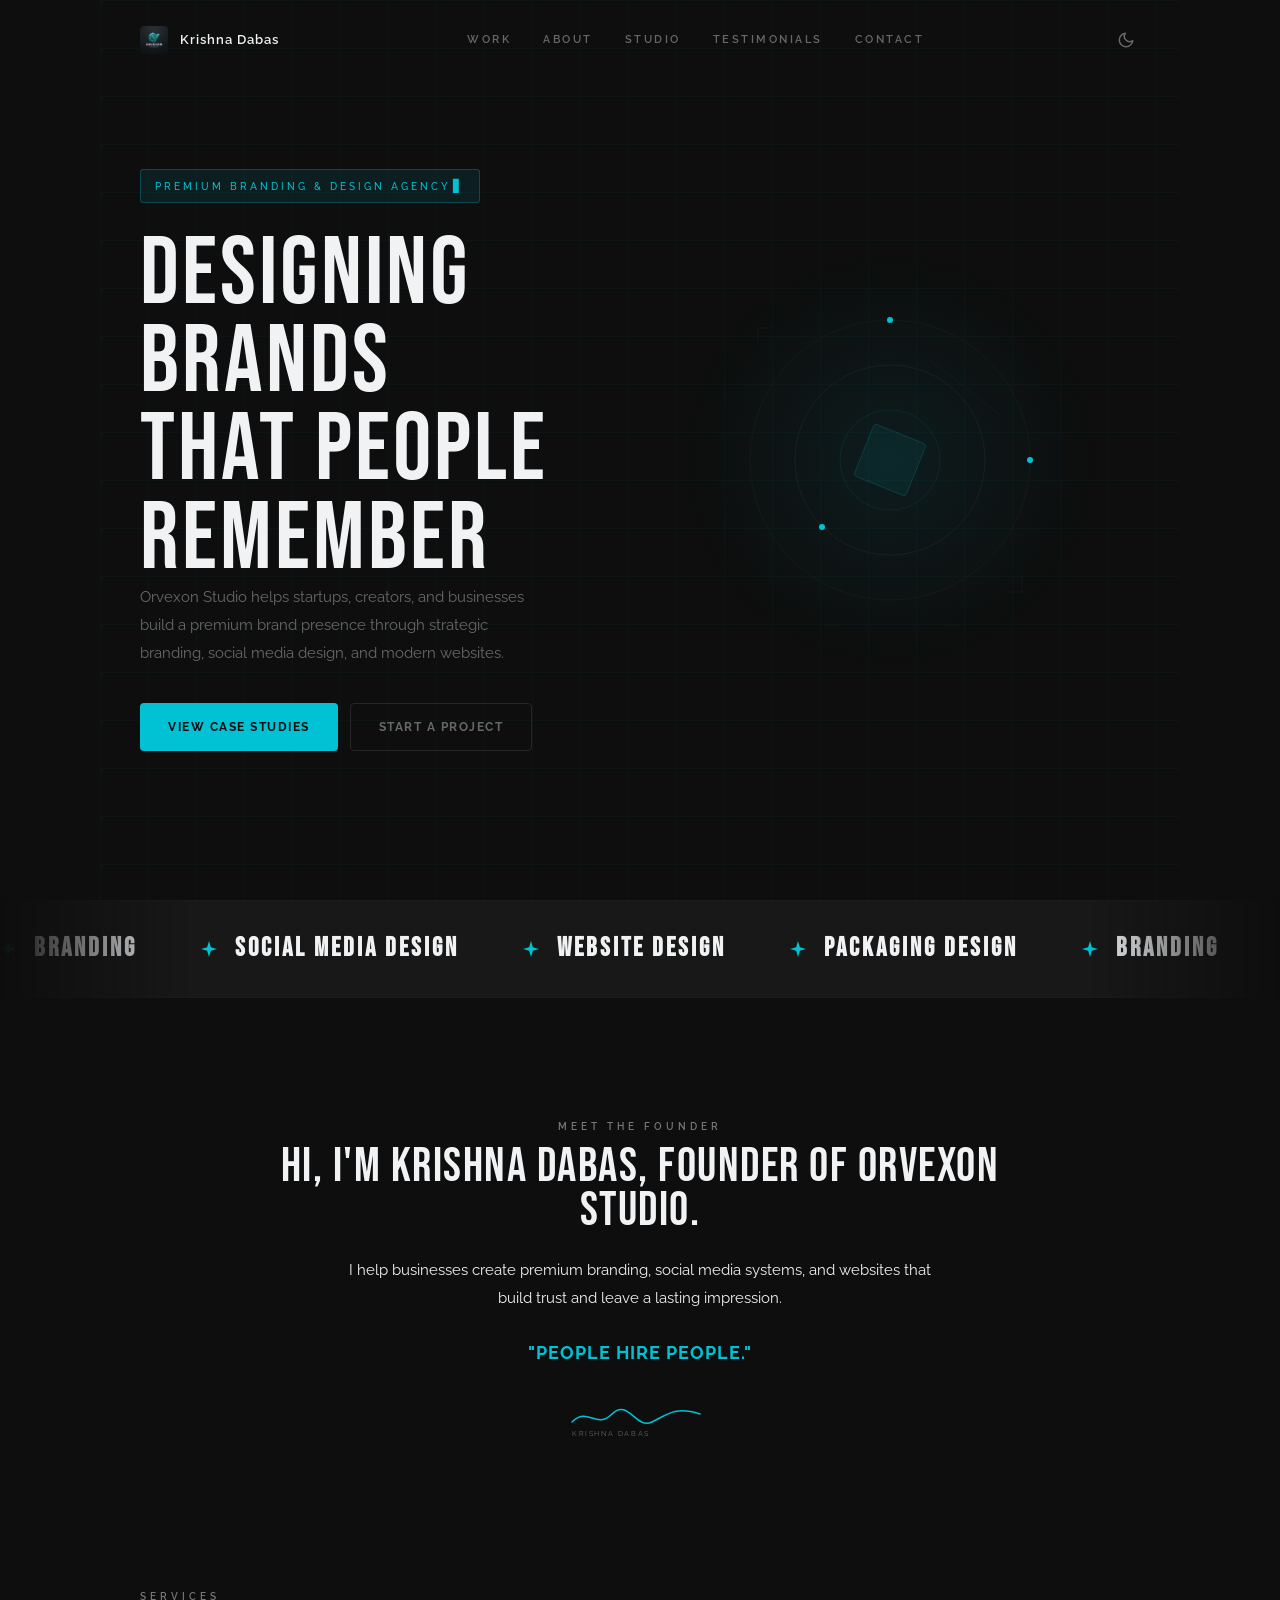
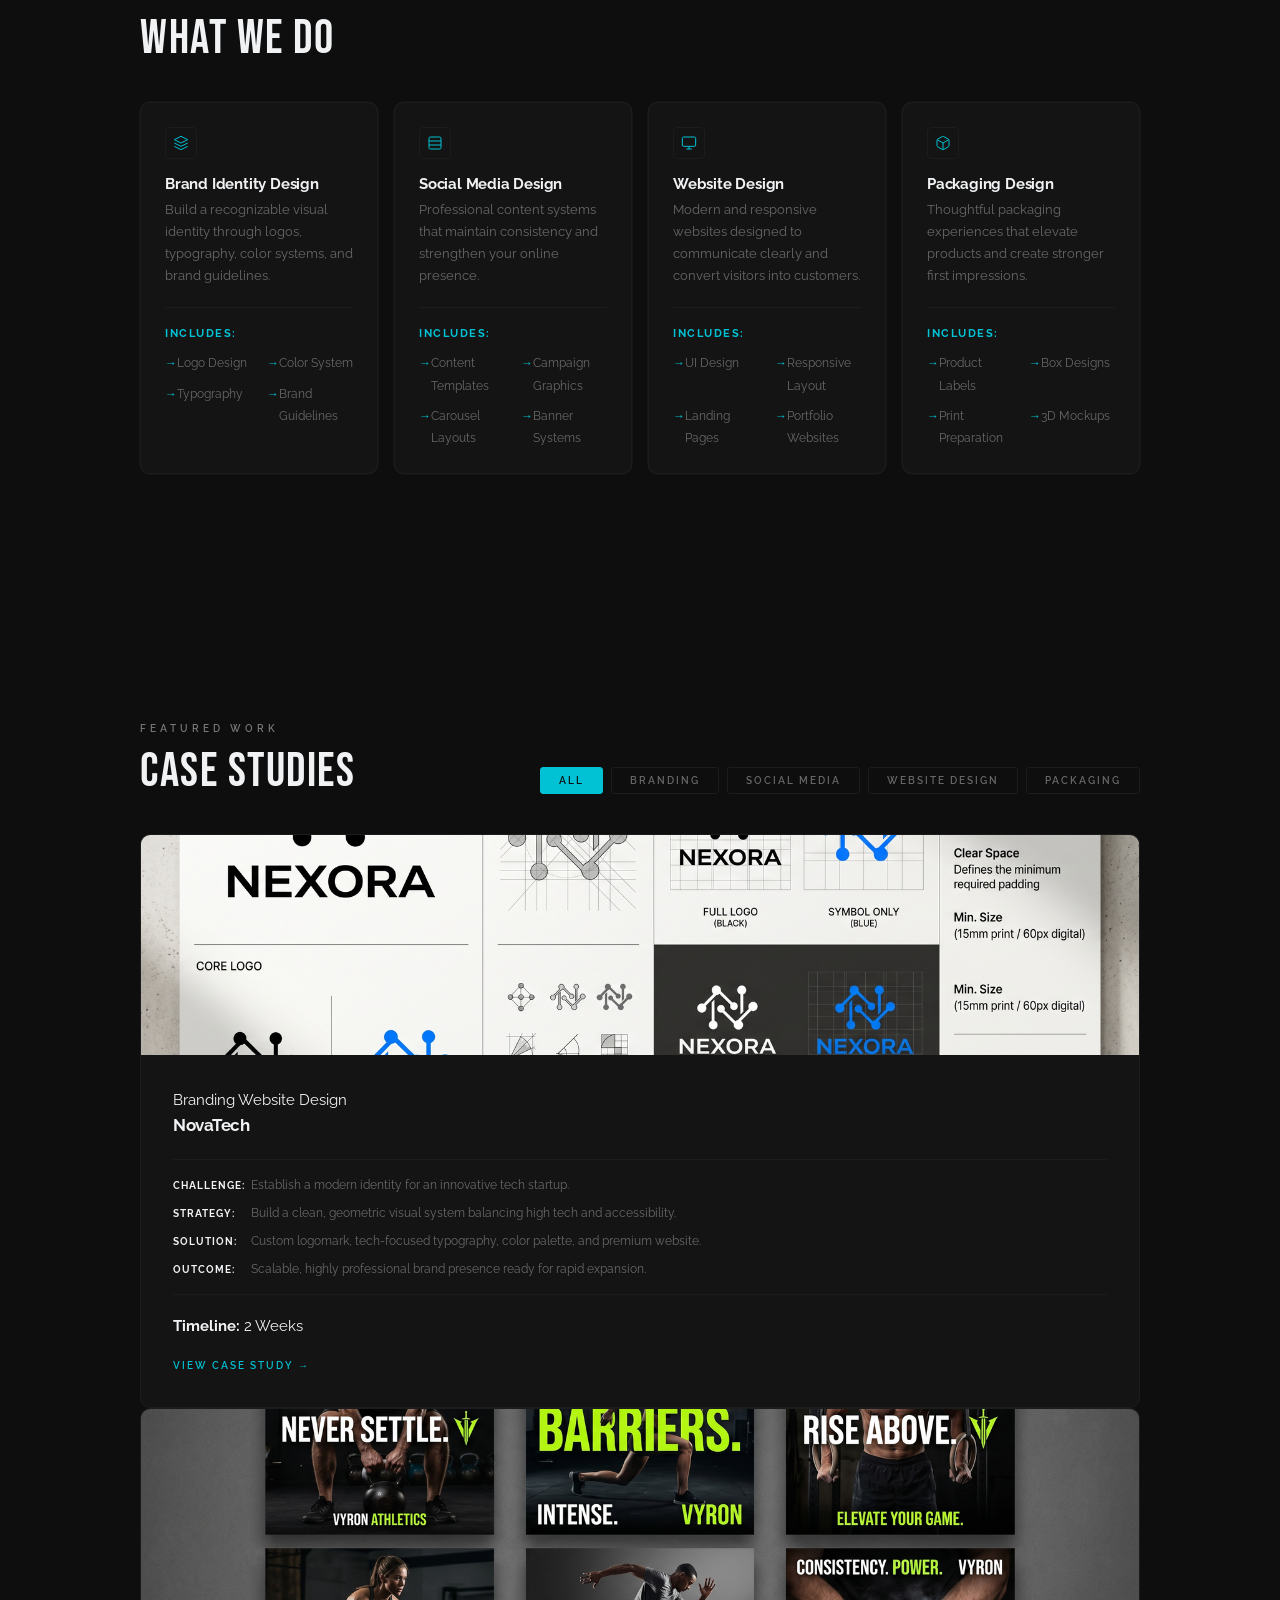
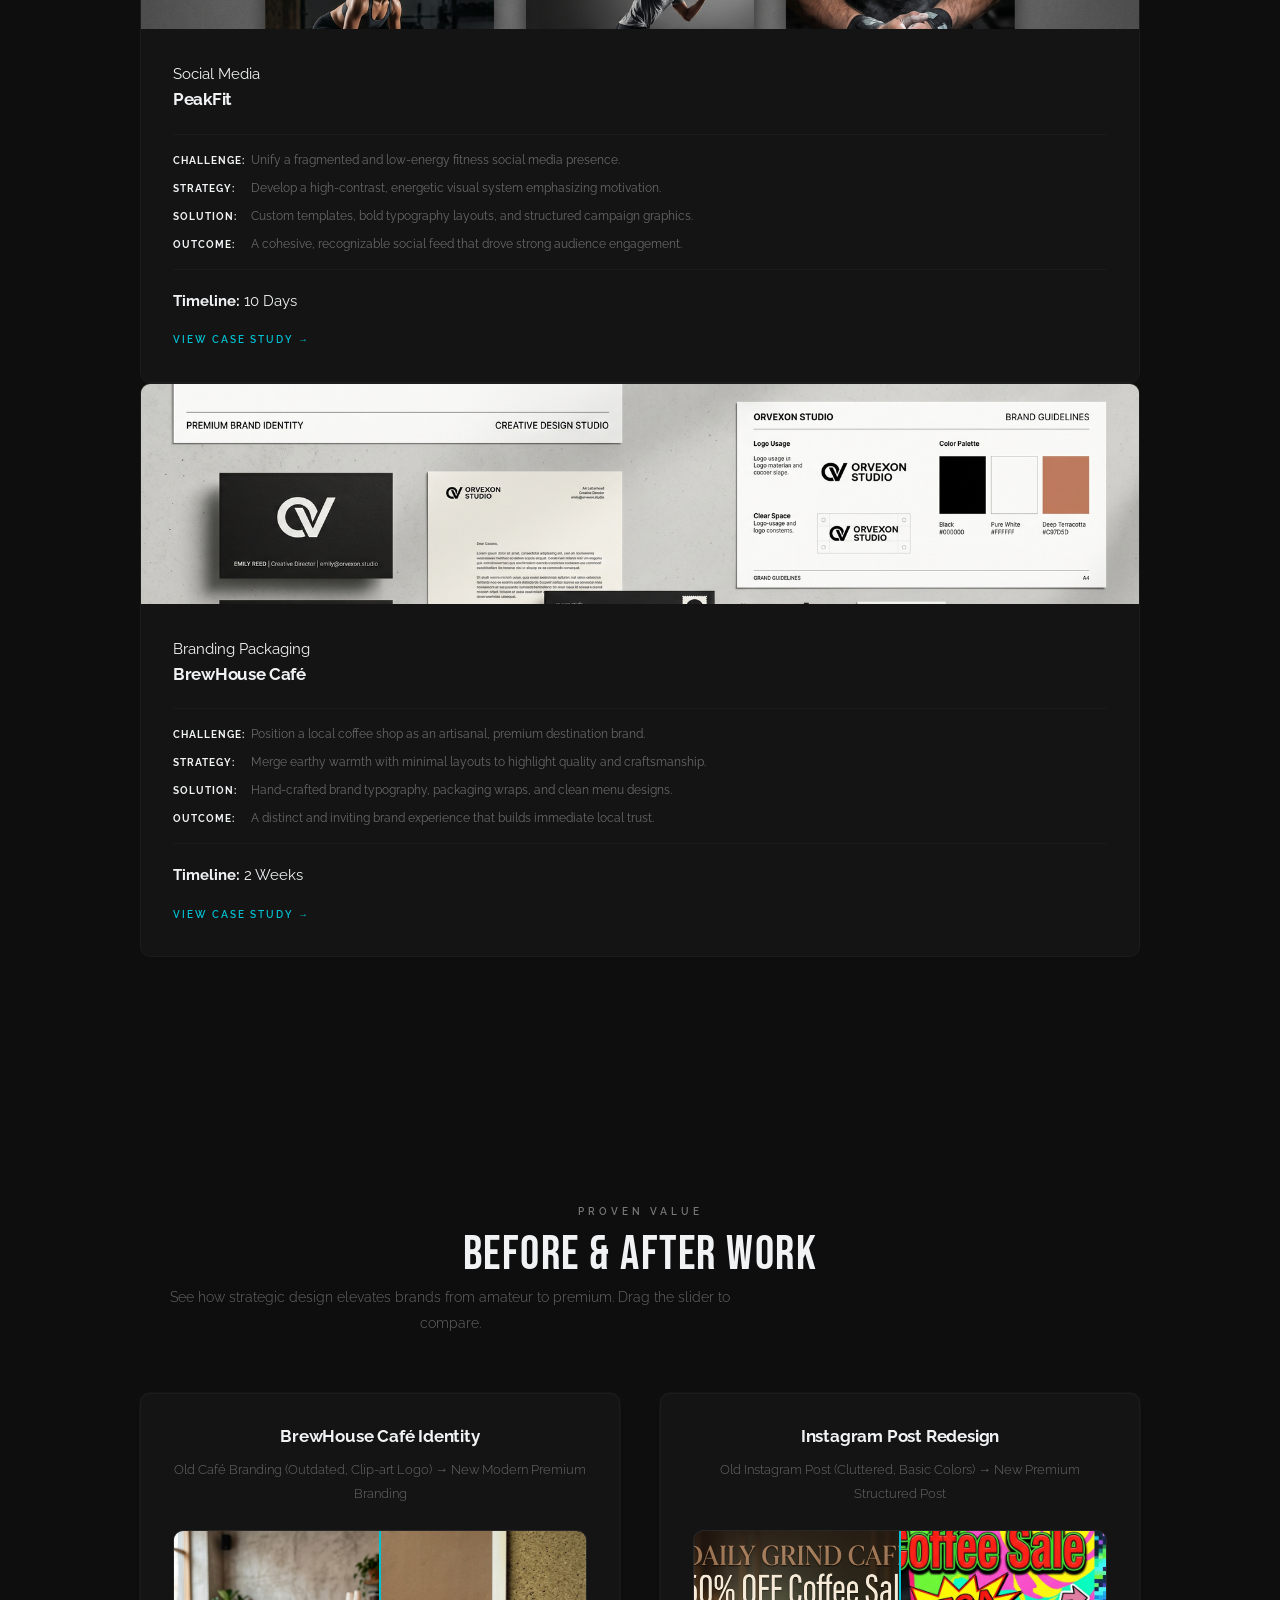
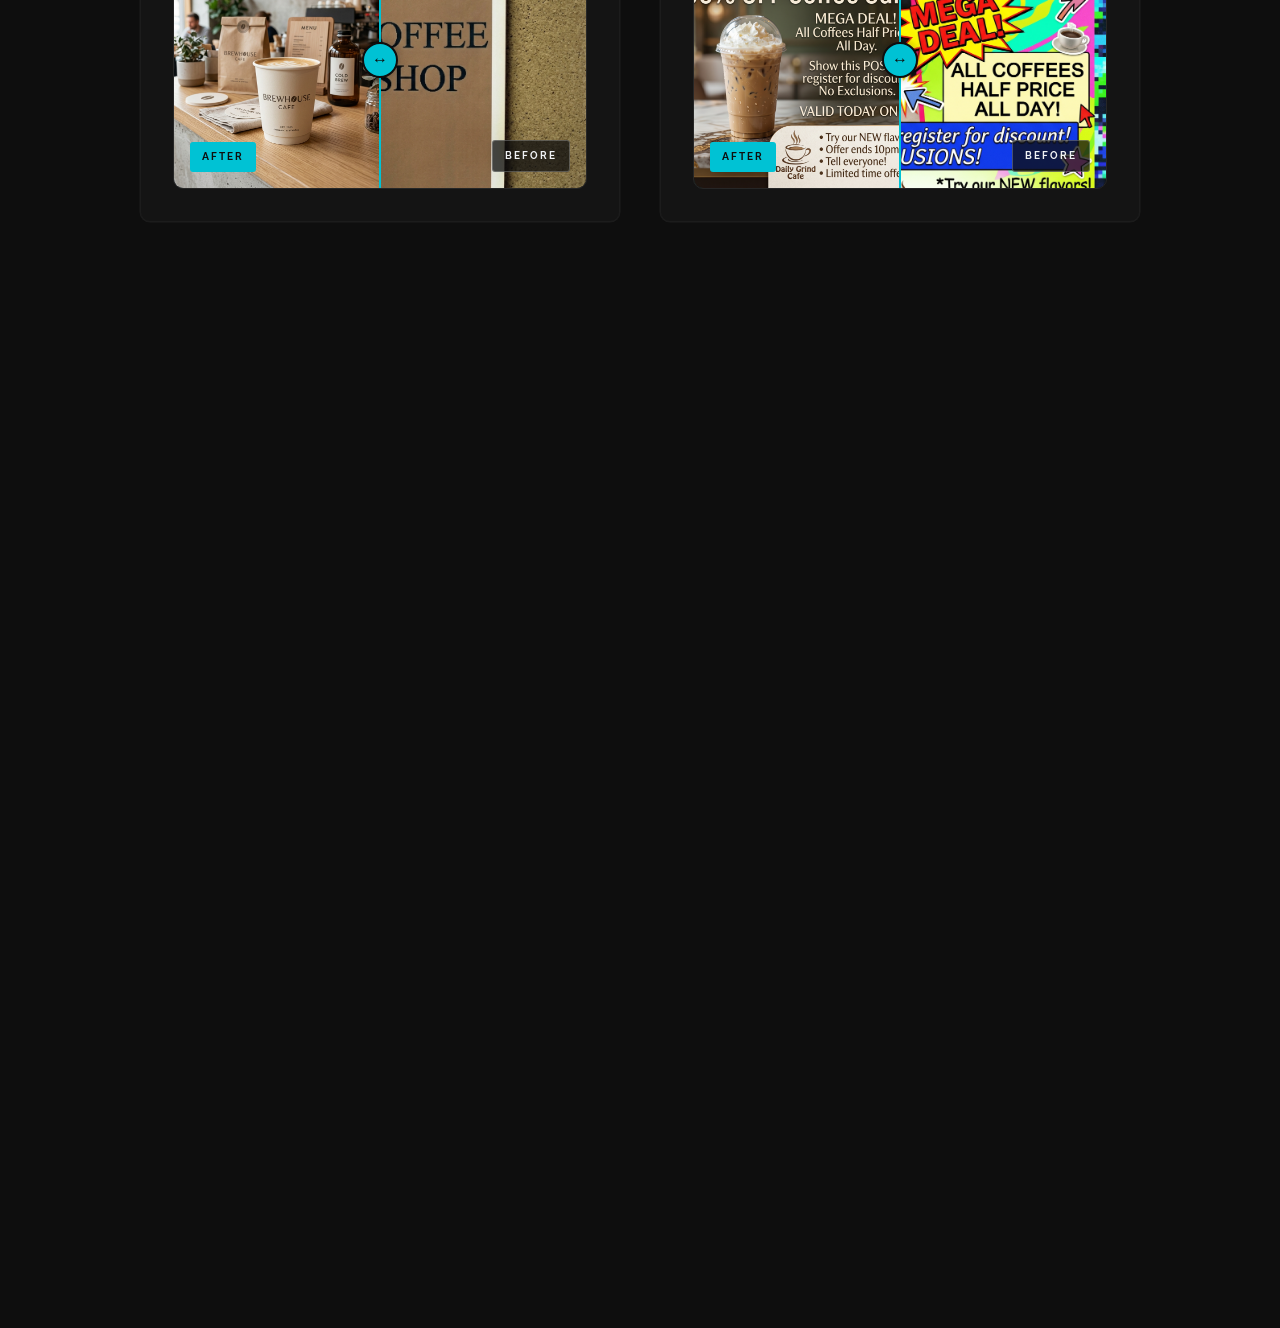
<file: index.html>
<!DOCTYPE html>
<html lang="en">
<head>
  <meta charset="UTF-8">
  <meta name="viewport" content="width=device-width, initial-scale=1.0">
  <meta name="theme-color" content="#0E0E0E">
  <title>Krishna Dabas — Orvexon Studio</title>
  <meta property="og:title" content="Krishna Dabas — Orvexon Studio">
  <meta property="og:description" content="Krishna Dabas — Founder of Orvexon Studio. Graphic Designer and CSE AIML Student creating brand identities, social media visuals, and digital design experiences.">
  <meta property="og:image" content="assets/og-preview.jpg">
  <meta property="og:type" content="website">
  <link rel="icon" href="assets/favicon.png" type="image/png">
  
  <script>
    (function(){
      var t = localStorage.getItem('theme') || 'dark';
      document.documentElement.setAttribute('data-theme', t);
    })();
  </script>
  
  <link rel="preconnect" href="https://fonts.googleapis.com">
  <link rel="preconnect" href="https://fonts.gstatic.com" crossorigin>
  <link href="https://fonts.googleapis.com/css2?family=Bebas+Neue&family=Raleway:ital,wght@0,300;0,400;0,500;0,600;0,700;1,300&display=swap" rel="stylesheet">
  <link rel="stylesheet" href="style.css">
</head>
<body>

  <!-- NAVBAR -->
  <header class="navbar">
    <div class="nav-container">
      <div class="nav-left">
        <a href="index.html" style="display: flex; align-items: center; gap: 12px;">
          <img src="assets/logo.png" alt="Orvexon Logo" class="nav-logo-img">
          <span class="nav-wordmark">Krishna Dabas</span>
        </a>
      </div>
      <nav class="nav-center">
        <a href="work.html" class="nav-link">Work</a>
        <a href="about.html" class="nav-link">About</a>
        <a href="studio.html" class="nav-link">Studio</a>
        <a href="testimonials.html" class="nav-link">Testimonials</a>
        <a href="contact.html" class="nav-link">Contact</a>
      </nav>
      <div class="nav-right">
        <button id="theme-toggle" class="theme-toggle" aria-label="Toggle theme"></button>
        <button class="hamburger" aria-label="Menu">
          <span></span><span></span><span></span>
        </button>
      </div>
    </div>
  </header>

  <!-- NAV OVERLAY -->
  <div class="nav-overlay" id="navOverlay">
    <button class="nav-overlay-close" id="navClose">✕</button>
    <a href="work.html">Work</a>
    <a href="about.html">About</a>
    <a href="studio.html">Studio</a>
    <a href="testimonials.html">Testimonials</a>
    <a href="contact.html">Contact</a>
  </div>

  <main>
    <!-- SECTION 1 — HERO -->
    <section class="container index-hero hero">
      <div class="fade-in-left hero-left">
        <div class="hero-eyebrow-badge">
          <span>Premium Branding & Design Agency<span class="cursor-blink" aria-hidden="true">▋</span></span>
        </div>
        <h1 class="hero-h1">
          <span class="line-1">Designing Brands</span>
          <br>
          <span class="line-2">That People Remember</span>
        </h1>
        <div class="hero-body">
          <p>Orvexon Studio helps startups, creators, and businesses build a premium brand presence through strategic branding, social media design, and modern websites.</p>
        </div>
        <div class="hero-buttons">
          <a href="#case-studies" class="btn btn-primary">View Case Studies</a>
          <a href="#contact" class="btn btn-ghost">Start a Project</a>
        </div>
      </div>
      <div class="fade-in-right hero-visual hero-right">
        <div class="hero-orb"></div>
        <svg viewBox="0 0 320 320" xmlns="http://www.w3.org/2000/svg">
          <circle cx="160" cy="160" r="140" stroke="#1C1C1C" stroke-width="0.5" fill="none" />
          <circle cx="160" cy="160" r="95" stroke="#262626" stroke-width="0.5" fill="none" />
          <circle cx="160" cy="160" r="50" stroke="#00C2D433" stroke-width="0.5" fill="none" />
          
          <rect x="132" y="132" width="56" height="56" rx="3" fill="#00C2D412" stroke="#00C2D455" stroke-width="0.5" transform="rotate(22 160 160)" />
          
          <circle cx="160" cy="20" r="3" fill="#00C2D4" />
          <circle cx="300" cy="160" r="3" fill="#00C2D4" />
          <circle cx="92" cy="227" r="3" fill="#00C2D4" />
          
          <line x1="200" y1="60" x2="270" y2="115" stroke="#1C1C1C" stroke-width="0.5" />
          
          <path d="M 28,42 L 28,28 L 42,28" stroke="#1C1C1C" stroke-width="0.5" fill="none" />
          <path d="M 278,292 L 292,292 L 292,278" stroke="#1C1C1C" stroke-width="0.5" fill="none" />
        </svg>
      </div>
    </section>

    <!-- SECTION 2 — TRUST BAR -->
    <section class="trust-bar fade-in">
      <div class="trust-bar-track">
        <div class="trust-bar-group">
          <div class="trust-bar-item">
            <svg class="trust-star" width="16" height="16" viewBox="0 0 24 24" fill="none" xmlns="http://www.w3.org/2000/svg">
              <path d="M12 0L14.8 9.2L24 12L14.8 14.8L12 24L9.2 14.8L0 12L9.2 9.2L12 0Z" fill="currentColor" />
            </svg>
            Branding
          </div>
          <div class="trust-bar-item">
            <svg class="trust-star" width="16" height="16" viewBox="0 0 24 24" fill="none" xmlns="http://www.w3.org/2000/svg">
              <path d="M12 0L14.8 9.2L24 12L14.8 14.8L12 24L9.2 14.8L0 12L9.2 9.2L12 0Z" fill="currentColor" />
            </svg>
            Social Media Design
          </div>
          <div class="trust-bar-item">
            <svg class="trust-star" width="16" height="16" viewBox="0 0 24 24" fill="none" xmlns="http://www.w3.org/2000/svg">
              <path d="M12 0L14.8 9.2L24 12L14.8 14.8L12 24L9.2 14.8L0 12L9.2 9.2L12 0Z" fill="currentColor" />
            </svg>
            Website Design
          </div>
          <div class="trust-bar-item">
            <svg class="trust-star" width="16" height="16" viewBox="0 0 24 24" fill="none" xmlns="http://www.w3.org/2000/svg">
              <path d="M12 0L14.8 9.2L24 12L14.8 14.8L12 24L9.2 14.8L0 12L9.2 9.2L12 0Z" fill="currentColor" />
            </svg>
            Packaging Design
          </div>
        </div>
        <!-- Duplicated for seamless scrolling -->
        <div class="trust-bar-group" aria-hidden="true">
          <div class="trust-bar-item">
            <svg class="trust-star" width="16" height="16" viewBox="0 0 24 24" fill="none" xmlns="http://www.w3.org/2000/svg">
              <path d="M12 0L14.8 9.2L24 12L14.8 14.8L12 24L9.2 14.8L0 12L9.2 9.2L12 0Z" fill="currentColor" />
            </svg>
            Branding
          </div>
          <div class="trust-bar-item">
            <svg class="trust-star" width="16" height="16" viewBox="0 0 24 24" fill="none" xmlns="http://www.w3.org/2000/svg">
              <path d="M12 0L14.8 9.2L24 12L14.8 14.8L12 24L9.2 14.8L0 12L9.2 9.2L12 0Z" fill="currentColor" />
            </svg>
            Social Media Design
          </div>
          <div class="trust-bar-item">
            <svg class="trust-star" width="16" height="16" viewBox="0 0 24 24" fill="none" xmlns="http://www.w3.org/2000/svg">
              <path d="M12 0L14.8 9.2L24 12L14.8 14.8L12 24L9.2 14.8L0 12L9.2 9.2L12 0Z" fill="currentColor" />
            </svg>
            Website Design
          </div>
          <div class="trust-bar-item">
            <svg class="trust-star" width="16" height="16" viewBox="0 0 24 24" fill="none" xmlns="http://www.w3.org/2000/svg">
              <path d="M12 0L14.8 9.2L24 12L14.8 14.8L12 24L9.2 14.8L0 12L9.2 9.2L12 0Z" fill="currentColor" />
            </svg>
            Packaging Design
          </div>
        </div>
        <!-- Triplicated for seamless scrolling on large screens -->
        <div class="trust-bar-group" aria-hidden="true">
          <div class="trust-bar-item">
            <svg class="trust-star" width="16" height="16" viewBox="0 0 24 24" fill="none" xmlns="http://www.w3.org/2000/svg">
              <path d="M12 0L14.8 9.2L24 12L14.8 14.8L12 24L9.2 14.8L0 12L9.2 9.2L12 0Z" fill="currentColor" />
            </svg>
            Branding
          </div>
          <div class="trust-bar-item">
            <svg class="trust-star" width="16" height="16" viewBox="0 0 24 24" fill="none" xmlns="http://www.w3.org/2000/svg">
              <path d="M12 0L14.8 9.2L24 12L14.8 14.8L12 24L9.2 14.8L0 12L9.2 9.2L12 0Z" fill="currentColor" />
            </svg>
            Social Media Design
          </div>
          <div class="trust-bar-item">
            <svg class="trust-star" width="16" height="16" viewBox="0 0 24 24" fill="none" xmlns="http://www.w3.org/2000/svg">
              <path d="M12 0L14.8 9.2L24 12L14.8 14.8L12 24L9.2 14.8L0 12L9.2 9.2L12 0Z" fill="currentColor" />
            </svg>
            Website Design
          </div>
          <div class="trust-bar-item">
            <svg class="trust-star" width="16" height="16" viewBox="0 0 24 24" fill="none" xmlns="http://www.w3.org/2000/svg">
              <path d="M12 0L14.8 9.2L24 12L14.8 14.8L12 24L9.2 14.8L0 12L9.2 9.2L12 0Z" fill="currentColor" />
            </svg>
            Packaging Design
          </div>
        </div>
      </div>
    </section>

    <!-- SECTION 3 — ABOUT ORVEXON -->
    <section id="about" class="section container fade-in" style="padding-top: 120px; padding-bottom: 80px;">
      <div class="about-content" style="max-width: 800px; margin: 0 auto; text-align: center; display: flex; flex-direction: column; align-items: center;">
        <span class="eyebrow">Meet the Founder</span>
        <h2 class="section-h2" style="margin-top: 8px;">Hi, I'm Krishna Dabas, founder of Orvexon Studio.</h2>
        <p style="max-width: 600px; margin: 24px auto 0 auto; line-height: 1.85;">I help businesses create premium branding, social media systems, and websites that build trust and leave a lasting impression.</p>
        <div class="people-hire-people" style="margin: 24px 0; font-family: var(--font-body); font-weight: var(--fw-bold); font-size: 18px; color: var(--accent); letter-spacing: 1px; text-transform: uppercase;">
          "People hire people."
        </div>
        
        <!-- Signature Visual Element -->
        <div class="signature-container" style="display: flex; justify-content: center; width: 100%;">
          <svg class="signature-svg" viewBox="0 0 200 60" width="160" height="48" xmlns="http://www.w3.org/2000/svg">
            <path d="M15,35 C35,15 45,45 65,25 C85,5 95,45 115,35 C135,25 145,15 175,25" fill="none" stroke="var(--accent)" stroke-width="2" stroke-linecap="round"/>
            <text x="15" y="52" font-family="'Raleway', sans-serif" font-size="9" fill="var(--text-mid)" letter-spacing="2">KRISHNA DABAS</text>
          </svg>
        </div>
      </div>
    </section>

    <!-- SECTION 4 — WHAT WE DO -->
    <section id="services" class="section container fade-in" style="padding-top: 60px;">
      <div style="margin-bottom: 40px;">
        <span class="eyebrow">Services</span>
        <h2 class="section-h2" style="margin-top: 8px;">WHAT WE DO</h2>
      </div>
      
      <div class="grid-4">
        <!-- Service 1 -->
        <div class="service-card glass-card fade-in">
          <div class="service-card-icon">
            <svg viewBox="0 0 24 24" fill="none" stroke="currentColor" stroke-width="1.5"><polygon points="12 2 2 7 12 12 22 7 12 2"/><polyline points="2 17 12 22 22 17"/><polyline points="2 12 12 17 22 12"/></svg>
          </div>
          <h3 class="service-card-title">Brand Identity Design</h3>
          <p class="service-card-desc">Build a recognizable visual identity through logos, typography, color systems, and brand guidelines.</p>
          <div class="service-deliverables">
            <span class="deliverables-label">Includes:</span>
            <ul class="deliverables-list">
              <li>Logo Design</li>
              <li>Color System</li>
              <li>Typography</li>
              <li>Brand Guidelines</li>
            </ul>
          </div>
        </div>
        
        <!-- Service 2 -->
        <div class="service-card glass-card fade-in">
          <div class="service-card-icon">
            <svg viewBox="0 0 24 24" fill="none" stroke="currentColor" stroke-width="1.5"><rect x="3" y="3" width="18" height="18" rx="2" ry="2"/><line x1="3" y1="9" x2="21" y2="9"/><line x1="3" y1="15" x2="21" y2="15"/></svg>
          </div>
          <h3 class="service-card-title">Social Media Design</h3>
          <p class="service-card-desc">Professional content systems that maintain consistency and strengthen your online presence.</p>
          <div class="service-deliverables">
            <span class="deliverables-label">Includes:</span>
            <ul class="deliverables-list">
              <li>Content Templates</li>
              <li>Campaign Graphics</li>
              <li>Carousel Layouts</li>
              <li>Banner Systems</li>
            </ul>
          </div>
        </div>
        
        <!-- Service 3 -->
        <div class="service-card glass-card fade-in">
          <div class="service-card-icon">
            <svg viewBox="0 0 24 24" fill="none" stroke="currentColor" stroke-width="1.5"><rect x="2" y="3" width="20" height="14" rx="2" ry="2"/><line x1="8" y1="21" x2="16" y2="21"/><line x1="12" y1="17" x2="12" y2="21"/></svg>
          </div>
          <h3 class="service-card-title">Website Design</h3>
          <p class="service-card-desc">Modern and responsive websites designed to communicate clearly and convert visitors into customers.</p>
          <div class="service-deliverables">
            <span class="deliverables-label">Includes:</span>
            <ul class="deliverables-list">
              <li>UI Design</li>
              <li>Responsive Layout</li>
              <li>Landing Pages</li>
              <li>Portfolio Websites</li>
            </ul>
          </div>
        </div>
        
        <!-- Service 4 -->
        <div class="service-card glass-card fade-in">
          <div class="service-card-icon">
            <svg viewBox="0 0 24 24" fill="none" stroke="currentColor" stroke-width="1.5"><path d="M21 16V8a2 2 0 0 0-1-1.73l-7-4a2 2 0 0 0-2 0l-7 4A2 2 0 0 0 3 8v8a2 2 0 0 0 1 1.73l7 4a2 2 0 0 0 2 0l7-4A2 2 0 0 0 21 16z"/><polyline points="3.27 6.96 12 12.01 20.73 6.96"/><line x1="12" y1="22.08" x2="12" y2="12"/></svg>
          </div>
          <h3 class="service-card-title">Packaging Design</h3>
          <p class="service-card-desc">Thoughtful packaging experiences that elevate products and create stronger first impressions.</p>
          <div class="service-deliverables">
            <span class="deliverables-label">Includes:</span>
            <ul class="deliverables-list">
              <li>Product Labels</li>
              <li>Box Designs</li>
              <li>Print Preparation</li>
              <li>3D Mockups</li>
            </ul>
          </div>
        </div>
      </div>
    </section>

    <!-- SECTION 5 — FEATURED CASE STUDIES -->
    <section id="case-studies" class="section container fade-in">
      <div class="section-header-row">
        <div>
          <span class="eyebrow">Featured Work</span>
          <h2 class="section-h2" style="margin-top: 8px;">CASE STUDIES</h2>
        </div>
        <div class="filter-bar" style="margin: 0;">
          <button class="filter-btn filter-active" data-filter="all">All</button>
          <button class="filter-btn" data-filter="branding">Branding</button>
          <button class="filter-btn" data-filter="social">Social Media</button>
          <button class="filter-btn" data-filter="web">Website Design</button>
          <button class="filter-btn" data-filter="packaging">Packaging</button>
        </div>
      </div>
      
      <div class="case-studies-grid">
        <!-- CASE STUDY 01: NovaTech -->
        <div class="project-card case-study-card fade-in" 
             data-filter-cat="branding web" 
             data-title="NovaTech — Technology Startup Branding" 
             data-category="Branding · Web" 
             data-desc="Technology Startup Branding" 
             data-tools="Figma · Illustrator · Photoshop" 
             data-objective="NovaTech needed a professional and scalable identity that could communicate innovation while remaining approachable to potential customers." 
             data-process="Logo Design, Brand Identity, Social Media Assets, Brand Guidelines" 
             data-decision="Deliverables" 
             data-label="Deliverables" 
             data-year="2 Weeks" 
             data-role="Technology" 
             data-overview="NovaTech needed a professional and scalable identity that could communicate innovation while remaining approachable to potential customers." 
             data-direction="The brand system was built around clean geometric forms, a modern sans-serif typeface, and a refined color palette to balance professionalism and innovation." 
             data-outcome="A cohesive visual identity capable of scaling across digital platforms, marketing materials, and future product launches." 
             data-color-1="#00C2D4" data-color-2="#0E0E0E" data-color-3="#F0F2F4" data-font="Bebas Neue + Raleway" 
             data-modal-img="assets/3.1.png">
          <div class="project-card-img">
            <img src="assets/3.0.png" alt="NovaTech Branding" loading="lazy">
          </div>
          <div class="project-card-info">
            <div class="case-study-meta">
              <span class="cs-tag">Branding</span>
              <span class="cs-tag">Website Design</span>
            </div>
            <h3 class="project-card-title">NovaTech</h3>
            <div class="project-card-details">
              <div class="card-detail-item"><strong>Challenge:</strong> Establish a modern identity for an innovative tech startup.</div>
              <div class="card-detail-item"><strong>Strategy:</strong> Build a clean, geometric visual system balancing high tech and accessibility.</div>
              <div class="card-detail-item"><strong>Solution:</strong> Custom logomark, tech-focused typography, color palette, and premium website.</div>
              <div class="card-detail-item"><strong>Outcome:</strong> Scalable, highly professional brand presence ready for rapid expansion.</div>
            </div>
            <div class="case-study-footer">
              <span class="cs-stat"><strong>Timeline:</strong> 2 Weeks</span>
              <span class="project-card-link">View Case Study →</span>
            </div>
          </div>
        </div>

        <!-- CASE STUDY 02: PeakFit -->
        <div class="project-card case-study-card fade-in" 
             data-filter-cat="social" 
             data-title="PeakFit — Fitness Brand Campaign" 
             data-category="Social Media" 
             data-desc="Fitness Brand Campaign" 
             data-tools="Photoshop · Illustrator · Figma" 
             data-objective="The existing visual presence lacked consistency and failed to communicate the energy of the fitness community." 
             data-process="Social Media Templates, Campaign Graphics, Promotional Content" 
             data-decision="Deliverables" 
             data-label="Deliverables" 
             data-year="10 Days" 
             data-role="Fitness" 
             data-overview="The existing visual presence lacked consistency and failed to communicate the energy of the fitness community." 
             data-direction="Created a bold social media design system focused on high contrast visuals, motivational messaging, and strong visual hierarchy." 
             data-outcome="A more recognizable and engaging visual presence suitable for long-term marketing campaigns." 
             data-color-1="#00C2D4" data-color-2="#0E0E0E" data-color-3="#F0F2F4" data-font="Bebas Neue + Raleway" 
             data-modal-img="assets/2.1.png">
          <div class="project-card-img">
            <img src="assets/2.0.png" alt="PeakFit Campaign" loading="lazy">
          </div>
          <div class="project-card-info">
            <div class="case-study-meta">
              <span class="cs-tag">Social Media</span>
            </div>
            <h3 class="project-card-title">PeakFit</h3>
            <div class="project-card-details">
              <div class="card-detail-item"><strong>Challenge:</strong> Unify a fragmented and low-energy fitness social media presence.</div>
              <div class="card-detail-item"><strong>Strategy:</strong> Develop a high-contrast, energetic visual system emphasizing motivation.</div>
              <div class="card-detail-item"><strong>Solution:</strong> Custom templates, bold typography layouts, and structured campaign graphics.</div>
              <div class="card-detail-item"><strong>Outcome:</strong> A cohesive, recognizable social feed that drove strong audience engagement.</div>
            </div>
            <div class="case-study-footer">
              <span class="cs-stat"><strong>Timeline:</strong> 10 Days</span>
              <span class="project-card-link">View Case Study →</span>
            </div>
          </div>
        </div>

        <!-- CASE STUDY 03: BrewHouse Café -->
        <div class="project-card case-study-card fade-in" 
             data-filter-cat="branding packaging" 
             data-title="BrewHouse Café — Brand Identity Concept" 
             data-category="Branding · Packaging" 
             data-desc="Brand Identity Concept" 
             data-tools="Illustrator · Photoshop · Figma" 
             data-objective="Develop a modern café identity that balances warmth, authenticity, and premium positioning." 
             data-process="Logo System, Packaging Concepts, Menu Design, Social Media Graphics" 
             data-decision="Deliverables" 
             data-label="Deliverables" 
             data-year="2 Weeks" 
             data-role="Food & Beverage" 
             data-overview="Develop a modern café identity that balances warmth, authenticity, and premium positioning." 
             data-direction="Combined earthy tones, custom typography, and minimal visual elements to create a memorable customer experience." 
             data-outcome="A cohesive brand identity designed to strengthen customer recognition and brand consistency." 
             data-color-1="#D4A373" data-color-2="#0E0E0E" data-color-3="#F0F2F4" data-font="Bebas Neue + Raleway" 
             data-modal-img="assets/1.1.png">
          <div class="project-card-img">
            <img src="assets/1.0.png" alt="BrewHouse Café Identity" loading="lazy">
          </div>
          <div class="project-card-info">
            <div class="case-study-meta">
              <span class="cs-tag">Branding</span>
              <span class="cs-tag">Packaging</span>
            </div>
            <h3 class="project-card-title">BrewHouse Café</h3>
            <div class="project-card-details">
              <div class="card-detail-item"><strong>Challenge:</strong> Position a local coffee shop as an artisanal, premium destination brand.</div>
              <div class="card-detail-item"><strong>Strategy:</strong> Merge earthy warmth with minimal layouts to highlight quality and craftsmanship.</div>
              <div class="card-detail-item"><strong>Solution:</strong> Hand-crafted brand typography, packaging wraps, and clean menu designs.</div>
              <div class="card-detail-item"><strong>Outcome:</strong> A distinct and inviting brand experience that builds immediate local trust.</div>
            </div>
            <div class="case-study-footer">
              <span class="cs-stat"><strong>Timeline:</strong> 2 Weeks</span>
              <span class="project-card-link">View Case Study →</span>
            </div>
          </div>
        </div>
      </div>
    </section>

    <!-- SECTION 5.5 — BEFORE & AFTER COMPARISON -->
    <section id="before-after" class="section container fade-in">
      <div style="text-align: center; margin-bottom: 56px;">
        <span class="eyebrow">Proven Value</span>
        <h2 class="section-h2" style="margin-top: 8px;">BEFORE & AFTER WORK</h2>
        <p style="margin-top: 8px; font-family: var(--font-body); font-weight: 300; font-size: 14px; color: var(--text-mid);">See how strategic design elevates brands from amateur to premium. Drag the slider to compare.</p>
      </div>

      <div class="grid-2" style="gap: 40px;">
        <!-- Card 1: Cafe Branding -->
        <div class="before-after-card glass-card">
          <h3 style="font-family: var(--font-body); font-weight: var(--fw-bold); font-size: 17px; margin-bottom: 12px; text-align: center; letter-spacing: -0.2px;">BrewHouse Café Identity</h3>
          <p style="font-family: var(--font-body); font-weight: 300; font-size: 13px; color: var(--text-mid); text-align: center; margin-bottom: 24px;">Old Café Branding (Outdated, Clip-art Logo) → New Modern Premium Branding</p>
          <div class="before-after-slider">
            <div class="image-before">
              <img src="assets/old_cafe.png" alt="Old Cafe Branding">
              <span class="label before-label">Before</span>
            </div>
            <div class="image-after">
              <img src="assets/new_cafe.png" alt="New Cafe Branding">
              <span class="label after-label">After</span>
            </div>
            <div class="slider-divider">
              <div class="slider-button">↔</div>
            </div>
            <input type="range" min="0" max="100" value="50" class="slider-handle" aria-label="Compare Cafe Branding">
          </div>
        </div>

        <!-- Card 2: Instagram Post -->
        <div class="before-after-card glass-card">
          <h3 style="font-family: var(--font-body); font-weight: var(--fw-bold); font-size: 17px; margin-bottom: 12px; text-align: center; letter-spacing: -0.2px;">Instagram Post Redesign</h3>
          <p style="font-family: var(--font-body); font-weight: 300; font-size: 13px; color: var(--text-mid); text-align: center; margin-bottom: 24px;">Old Instagram Post (Cluttered, Basic Colors) → New Premium Structured Post</p>
          <div class="before-after-slider">
            <div class="image-before">
              <img src="assets/1ne.png" alt="Old Instagram Post">
              <span class="label before-label">Before</span>
            </div>
            <div class="image-after">
              <img src="assets/2ne.png" alt="New Instagram Post">
              <span class="label after-label">After</span>
            </div>
            <div class="slider-divider">
              <div class="slider-button">↔</div>
            </div>
            <input type="range" min="0" max="100" value="50" class="slider-handle" aria-label="Compare Instagram Post">
          </div>
        </div>
      </div>
    </section>





    <!-- SECTION 12 — FINAL CTA & CONTACT -->
    <section id="contact" class="section container final-cta fade-in">
      <div class="cta-bg-glow"></div>
      <div class="contact-grid">
        <div class="cta-left fade-in-left">
          <span class="eyebrow">Get in Touch</span>
          <h2 class="section-h2" style="margin-top: 8px; font-size: 64px; line-height: 1;">Ready to Elevate Your Brand?</h2>
          <p class="body-text" style="margin-top: 20px; color: var(--text-mid);">Whether you need branding, social media design, or a modern website, Orvexon Studio is ready to help.</p>
          
          <div class="cta-buttons" style="margin-top: 32px;">
            <a href="#contactForm" class="btn btn-primary">Start a Project</a>
            <a href="#case-studies" class="btn btn-ghost">View Case Studies</a>
          </div>
          
          <div class="social-links-container" style="margin-top: 48px;">
            <span class="contact-link-label" style="display: block; margin-bottom: 16px;">Connect with us</span>
            <div class="social-links" style="display: flex; gap: 16px; flex-wrap: wrap;">
              <a href="https://instagram.com/orvexon_studio" target="_blank" rel="noopener noreferrer" class="social-link">Instagram ↗</a>
              <a href="https://linkedin.com/in/krishna-dabas" target="_blank" rel="noopener noreferrer" class="social-link">LinkedIn ↗</a>
              <a href="https://github.com/krishnaDabas19" target="_blank" rel="noopener noreferrer" class="social-link">GitHub ↗</a>
            </div>
          </div>
        </div>
        
        <div class="cta-right fade-in-right">
          <div class="contact-form-wrapper glass-card">
            <form class="contact-form" id="contactForm">
              <div class="form-group">
                <label for="name" class="form-label">Name</label>
                <input type="text" id="name" name="name" class="form-input" placeholder="Your name" required>
              </div>
              <div class="form-group">
                <label for="email" class="form-label">Email</label>
                <input type="email" id="email" name="email" class="form-input" placeholder="your@email.com" required>
              </div>
              <div class="form-group">
                <label for="message" class="form-label">Message</label>
                <textarea id="message" name="message" class="form-input" style="min-height: 120px; resize: vertical;" placeholder="Tell me about your project or idea..." required></textarea>
              </div>
              <button type="submit" class="btn btn-primary" style="width: 100%; margin-top: 8px;">SEND MESSAGE →</button>
              <p class="form-note">or email directly: krishna.lpu2025@gmail.com</p>
            </form>
          </div>
        </div>
      </div>
    </section>
  </main>

  <!-- FOOTER -->
  <footer class="footer fade-in">
    <div class="container">
      <div class="footer-top">
        <div class="footer-left fade-in">
          <img src="assets/logo.png" alt="Orvexon Logo" class="nav-logo-img" style="width:20px;height:20px;">
          <span class="footer-left-text">Krishna Dabas · Orvexon Studio</span>
        </div>
        <div class="footer-center fade-in">
          <a href="work.html">Work</a>
          <a href="about.html">About</a>
          <a href="studio.html">Studio</a>
          <a href="testimonials.html">Testimonials</a>
          <a href="contact.html">Contact</a>
        </div>
        <div class="footer-right fade-in">
          <a href="https://linkedin.com/in/krishna-dabas" target="_blank" rel="noopener noreferrer">LinkedIn ↗</a>
          <a href="https://instagram.com/orvexon_studio" target="_blank" rel="noopener noreferrer">Instagram ↗</a>
        </div>
      </div>
      <div class="footer-bottom">
        <p>© 2026 Krishna Dabas · Orvexon Studio.<br>Designed and built with HTML, CSS & JavaScript.</p>
      </div>
    </div>
  </footer>

  
  <!-- PROJECT MODAL -->
  <div id="project-modal" class="modal-overlay">
    <div class="modal-box">
      <button class="modal-close" aria-label="Close modal">✕</button>
      <div class="modal-img"><span>[ preview ]</span></div>
      
      <div class="modal-overview">
        <span class="modal-badge"></span>
        <h2 class="modal-title"></h2>
        <p class="modal-desc" style="font-family: var(--font-body); font-weight: 300; font-size: 15px; color: var(--text-mid);"></p>
      </div>

      <div class="modal-details-row">
        <div>
          <span class="modal-section-label">Timeline</span>
          <div class="modal-year" style="font-family: var(--font-body); font-weight: 500; font-size: 14px; color: var(--text);"></div>
        </div>
        <div>
          <span class="modal-section-label">Industry</span>
          <div class="modal-role" style="font-family: var(--font-body); font-weight: 500; font-size: 14px; color: var(--text);"></div>
        </div>
        <div>
          <span class="modal-section-label">Tools</span>
          <div class="modal-tools" style="font-family: var(--font-body); font-weight: 500; font-size: 14px; color: var(--text);"></div>
        </div>
      </div>
      
      <div class="modal-section">
        <span class="modal-section-label">Challenge</span>
        <div class="modal-section-content modal-obj"></div>
      </div>
      
      <div class="modal-section">
        <span class="modal-section-label">Strategy</span>
        <div class="modal-section-content modal-direction"></div>
      </div>
      
      <div class="modal-section">
        <span class="modal-section-label">Color & Typography</span>
        <div class="modal-color-typo" style="display: flex; align-items: center; gap: 16px; margin-top: 8px;">
          <div class="modal-colors" style="display: flex; gap: 8px;"></div>
          <div class="modal-font" style="font-family: var(--font-body); font-weight: 400; font-size: 13px; color: var(--text-mid);"></div>
        </div>
      </div>
      
      <div class="modal-section">
        <span class="modal-section-label">Solution & Deliverables</span>
        <div class="modal-section-content modal-process"></div>
      </div>
      
      <div class="modal-mockups">
        <div style="aspect-ratio: 4/3; background: var(--surface-2); border-radius: var(--radius-md);"></div>
        <div style="aspect-ratio: 4/3; background: var(--surface-2); border-radius: var(--radius-md);"></div>
      </div>
      
      <div class="modal-section">
        <span class="modal-section-label">Outcome</span>
        <div class="modal-section-content modal-outcome"></div>
      </div>
      
      <span class="modal-bottom-label" style="font-family: var(--font-body); font-weight: 300; font-size: 11px; color: var(--text-hint); margin-top: 32px; display: block;"></span>
    </div>
  </div>

  <script src="script.js"></script>

</body>
</html>
</file>
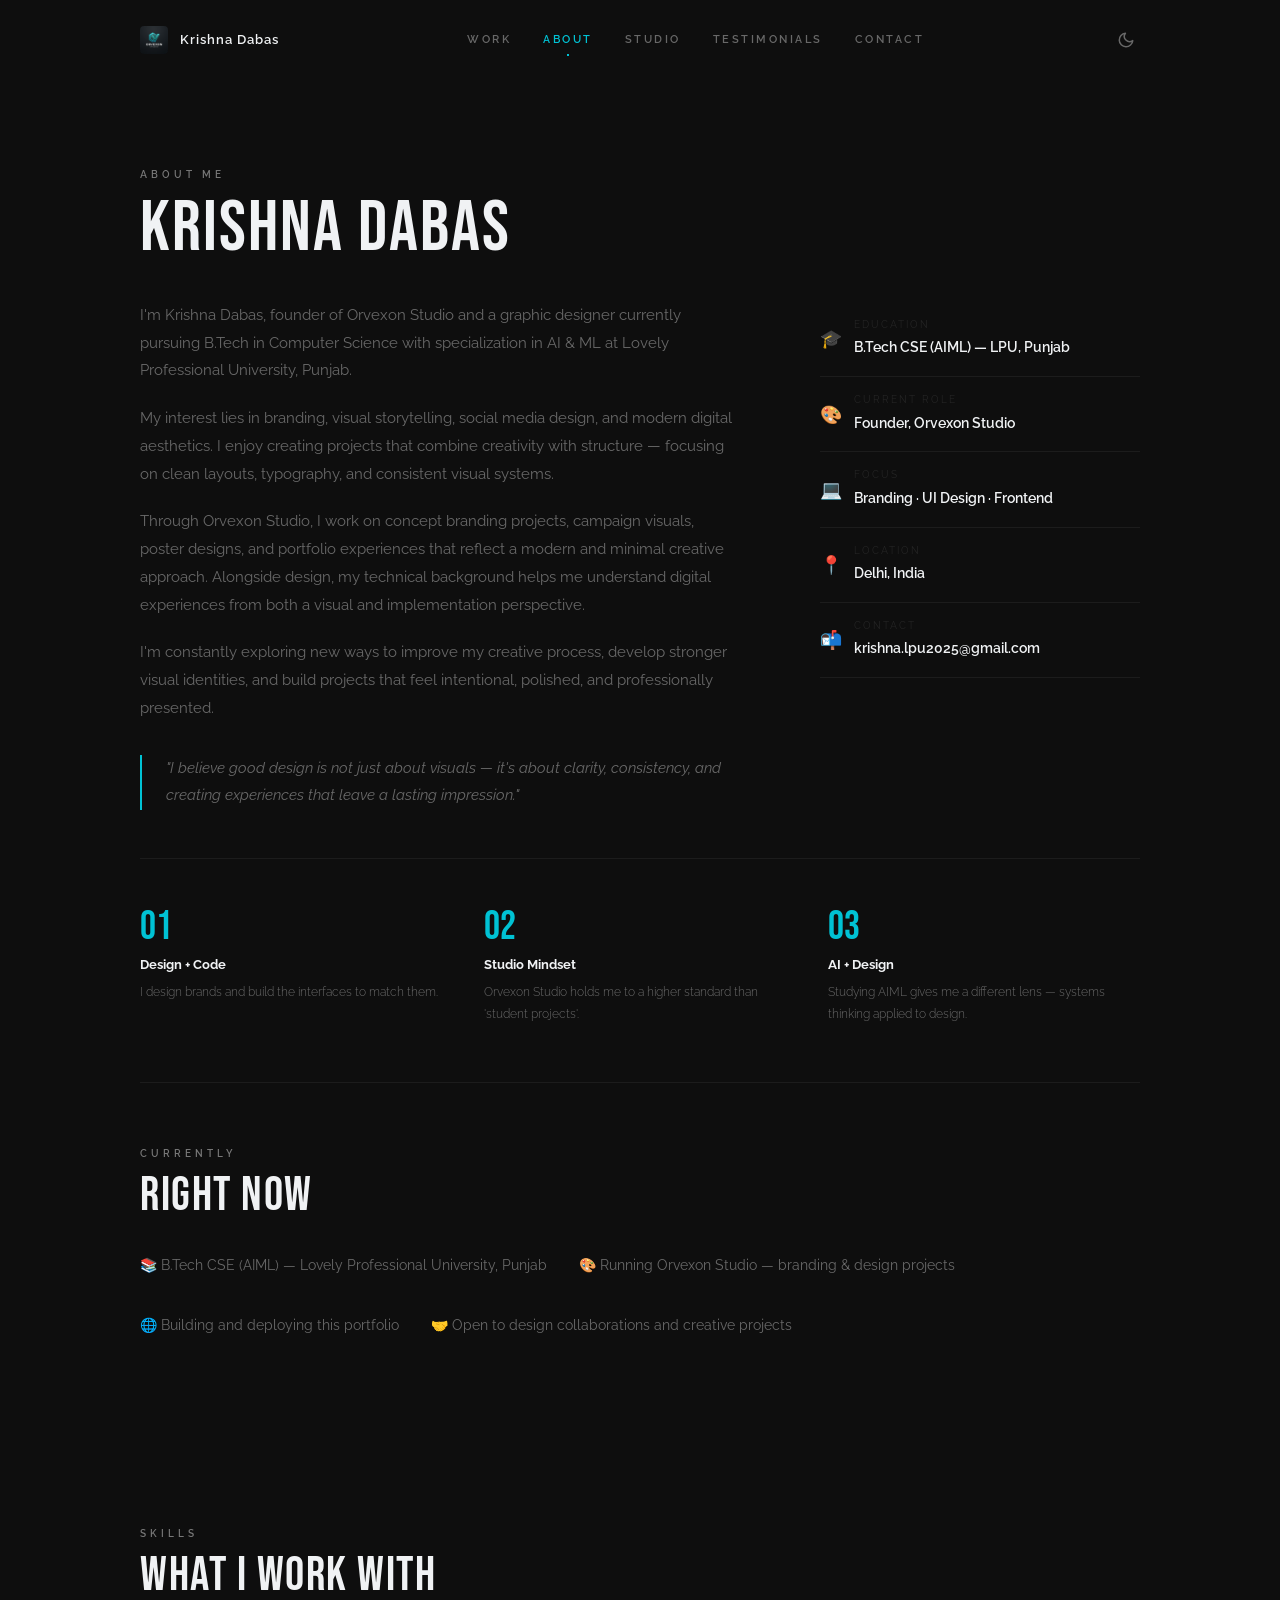
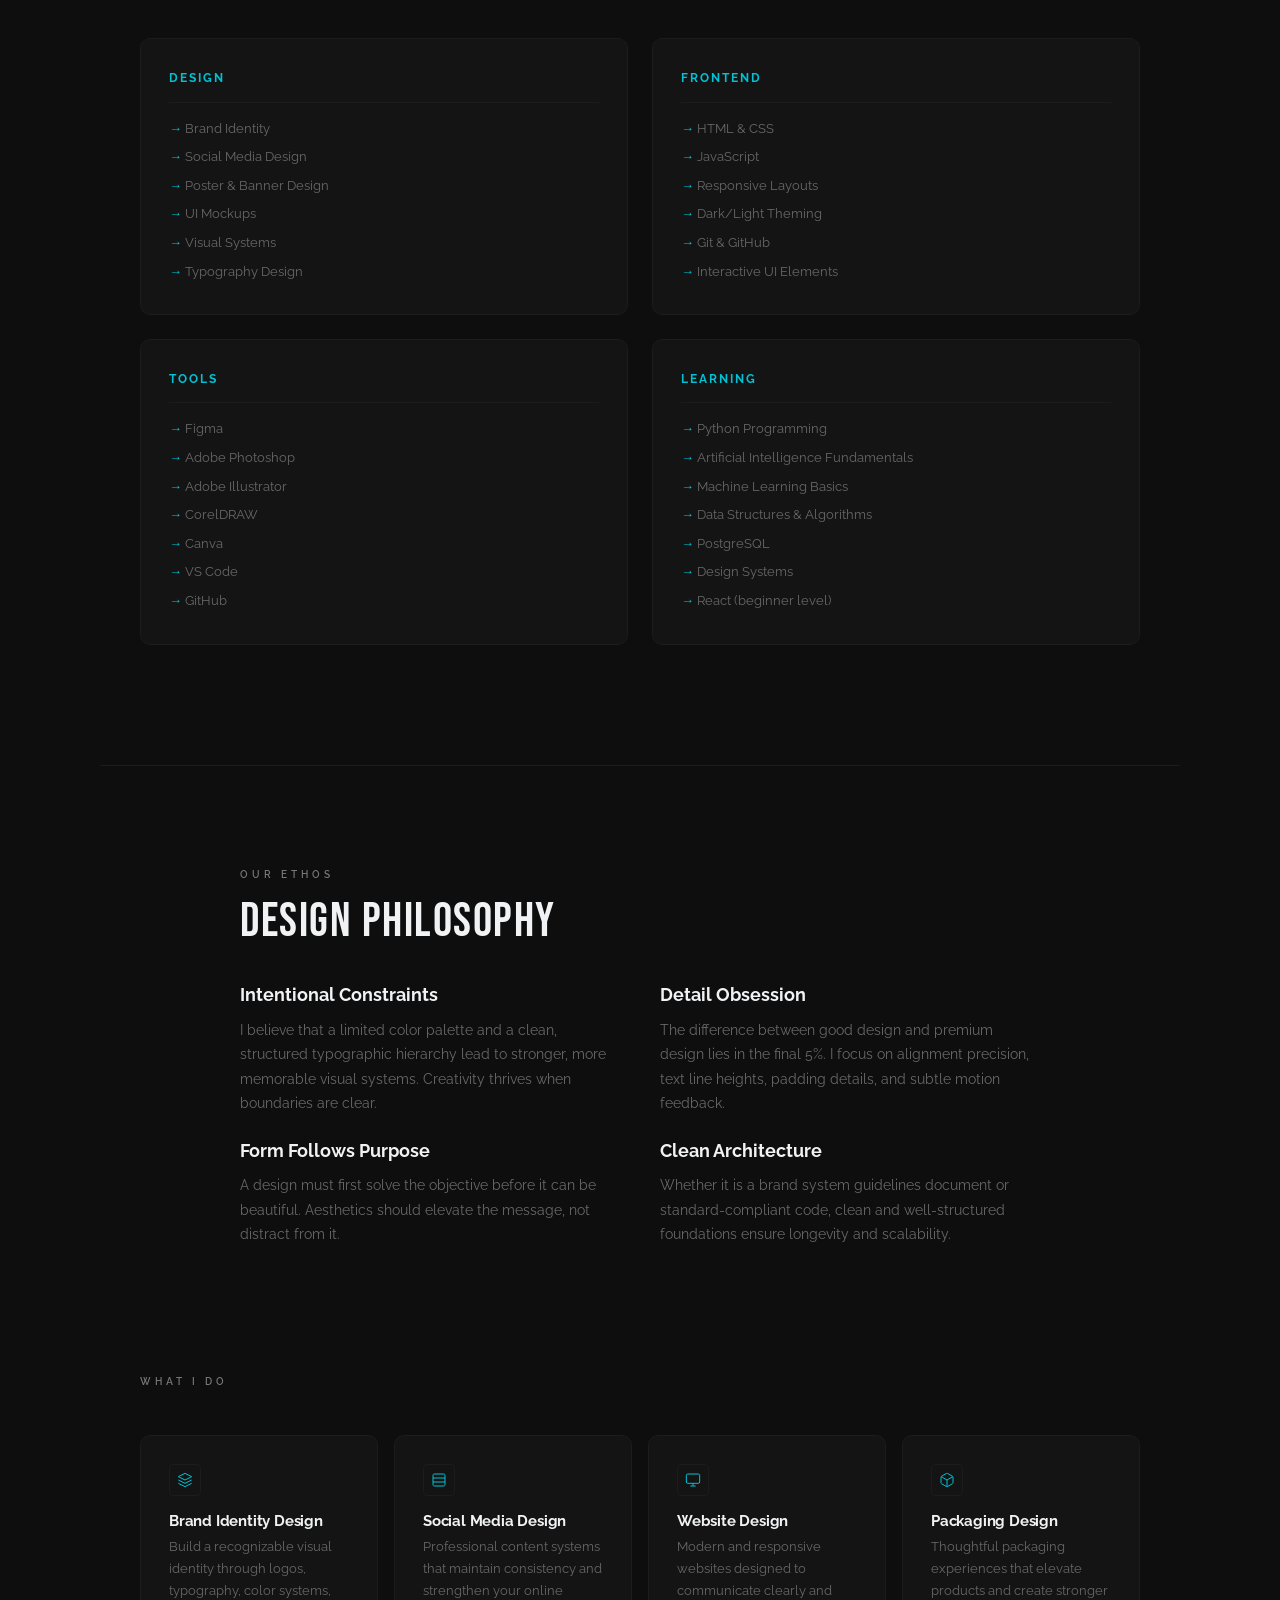
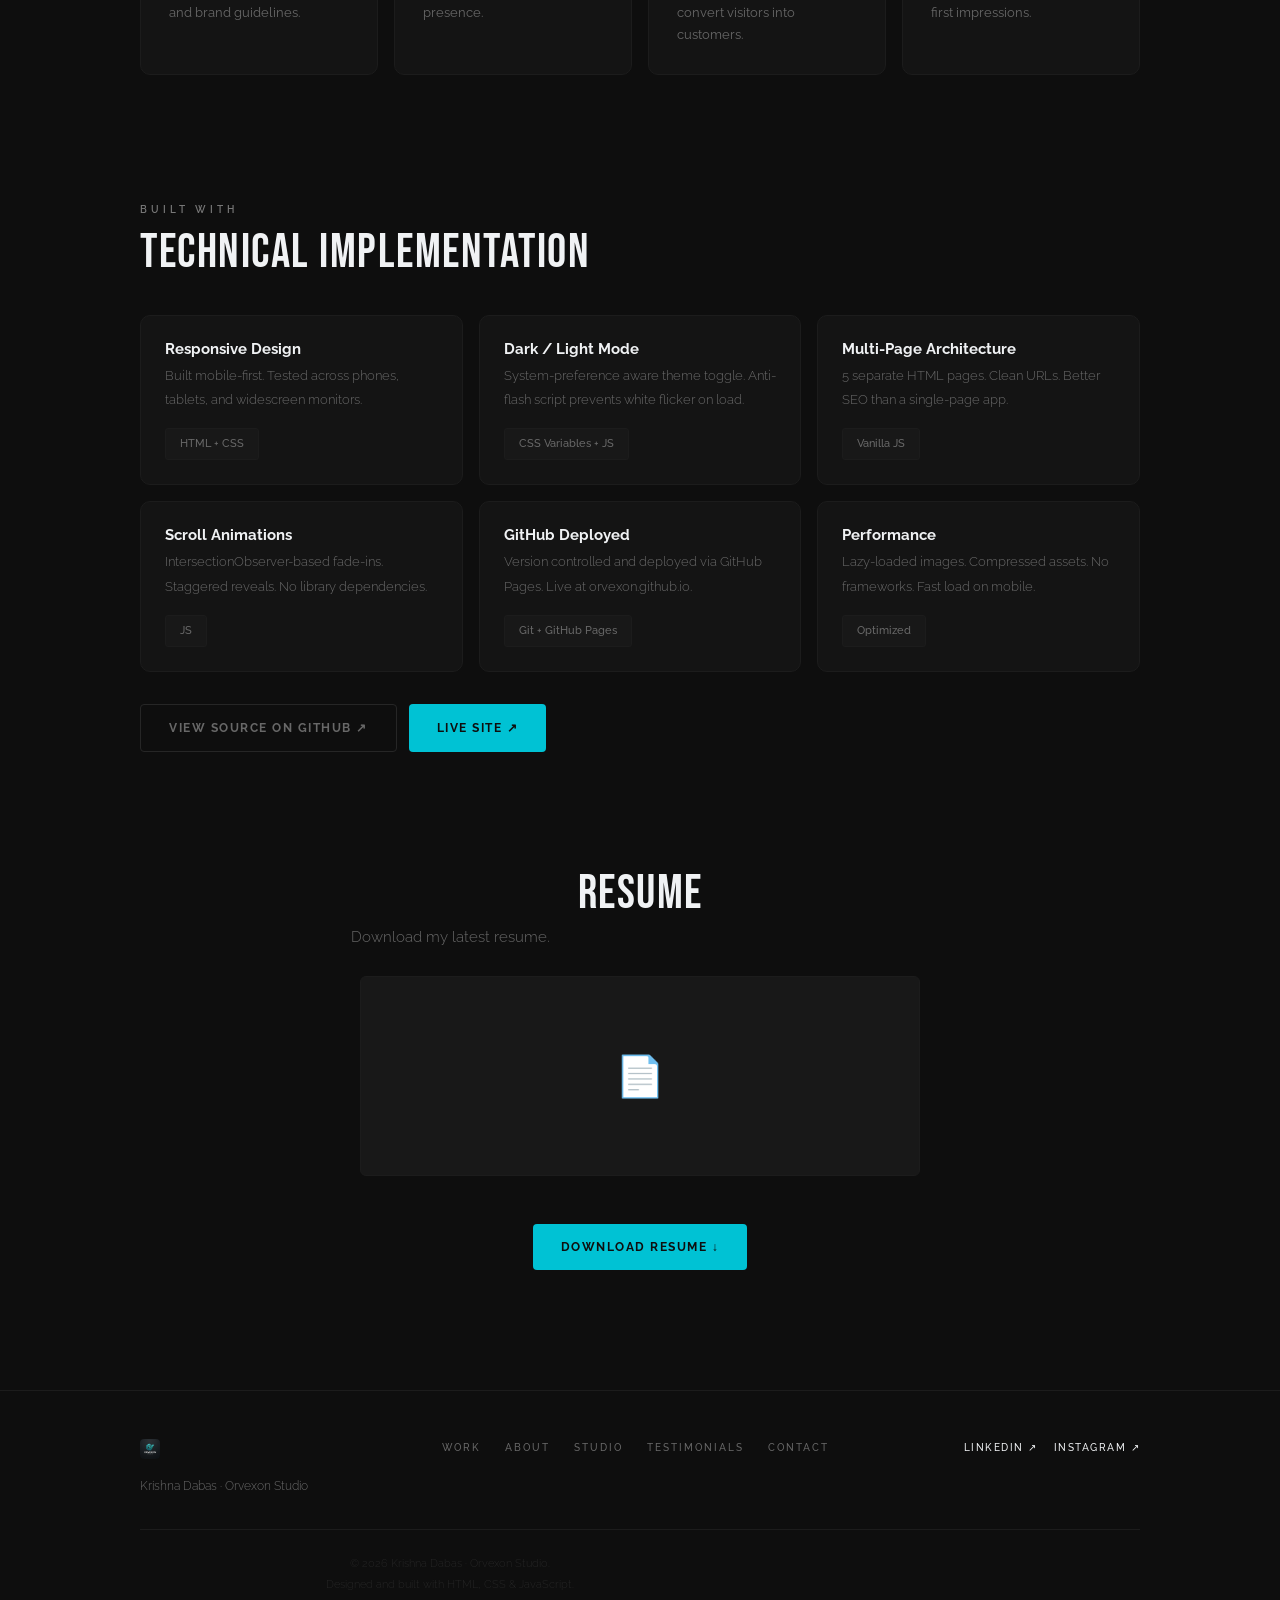
<file: about.html>
<!DOCTYPE html>
<html lang="en">
<head>
  <meta charset="UTF-8">
  <meta name="viewport" content="width=device-width, initial-scale=1.0">
  <meta name="theme-color" content="#0E0E0E">
  <title>About — Krishna Dabas</title>
  <meta property="og:title" content="About — Krishna Dabas">
  <meta property="og:description" content="About Krishna Dabas — Founder of Orvexon Studio. Graphic designer pursuing B.Tech CSE AIML at LPU, Punjab.">
  <meta property="og:image" content="assets/og-preview.jpg">
  <meta property="og:type" content="website">
  <link rel="icon" href="assets/favicon.png" type="image/png">
  
  <script>
    (function(){
      var t = localStorage.getItem('theme') || 'dark';
      document.documentElement.setAttribute('data-theme', t);
    })();
  </script>
  
  <link rel="preconnect" href="https://fonts.googleapis.com">
  <link rel="preconnect" href="https://fonts.gstatic.com" crossorigin>
  <link href="https://fonts.googleapis.com/css2?family=Bebas+Neue&family=Raleway:ital,wght@0,300;0,400;0,500;0,600;0,700;1,300&display=swap" rel="stylesheet">
  <link rel="stylesheet" href="style.css">
</head>
<body>

  <!-- NAVBAR -->
  <header class="navbar">
    <div class="nav-container">
      <div class="nav-left">
        <a href="index.html" style="display: flex; align-items: center; gap: 12px;">
          <img src="assets/logo.png" alt="Orvexon Logo" class="nav-logo-img">
          <span class="nav-wordmark">Krishna Dabas</span>
        </a>
      </div>
      <nav class="nav-center">
        <a href="work.html" class="nav-link">Work</a>
        <a href="about.html" class="nav-link">About</a>
        <a href="studio.html" class="nav-link">Studio</a>
        <a href="testimonials.html" class="nav-link">Testimonials</a>
        <a href="contact.html" class="nav-link">Contact</a>
      </nav>
      <div class="nav-right">
        <button id="theme-toggle" class="theme-toggle" aria-label="Toggle theme"></button>
        <button class="hamburger" aria-label="Menu">
          <span></span><span></span><span></span>
        </button>
      </div>
    </div>
  </header>

  <!-- NAV OVERLAY -->
  <div class="nav-overlay" id="navOverlay">
    <button class="nav-overlay-close" id="navClose">✕</button>
    <a href="work.html">Work</a>
    <a href="about.html">About</a>
    <a href="studio.html">Studio</a>
    <a href="testimonials.html">Testimonials</a>
    <a href="contact.html">Contact</a>
  </div>

  <main>
    <section class="container page-hero fade-in">
      <span class="eyebrow">About Me</span>
      <h1 class="page-h1 fade-in" style="margin-top: 8px;">KRISHNA DABAS</h1>
      
      <!-- BIO -->
      <div class="about-bio-grid">
        <div class="about-bio-text fade-in-left">
          <p>I'm Krishna Dabas, founder of Orvexon Studio and a graphic designer currently pursuing B.Tech in Computer Science with specialization in AI & ML at Lovely Professional University, Punjab.</p>
          <p style="margin-top: 20px;">My interest lies in branding, visual storytelling, social media design, and modern digital aesthetics. I enjoy creating projects that combine creativity with structure — focusing on clean layouts, typography, and consistent visual systems.</p>
          <p style="margin-top: 20px;">Through Orvexon Studio, I work on concept branding projects, campaign visuals, poster designs, and portfolio experiences that reflect a modern and minimal creative approach. Alongside design, my technical background helps me understand digital experiences from both a visual and implementation perspective.</p>
          <p style="margin-top: 20px;">I'm constantly exploring new ways to improve my creative process, develop stronger visual identities, and build projects that feel intentional, polished, and professionally presented.</p>
          <blockquote style="margin-top: 32px; border-left: 2px solid var(--accent); padding-left: 24px; font-family: 'Raleway', sans-serif; font-weight: 400; font-style: italic; font-size: 15px; color: var(--text-mid);">
            "I believe good design is not just about visuals — it's about clarity, consistency, and creating experiences that leave a lasting impression."
          </blockquote>
        </div>
        <div class="about-facts fade-in-right">
          <div class="about-fact">
            <span style="font-size: 18px;">🎓</span>
            <div>
              <span class="about-fact-label">Education</span>
              <span class="about-fact-val">B.Tech CSE (AIML) — LPU, Punjab</span>
            </div>
          </div>
          <div class="about-fact">
            <span style="font-size: 18px;">🎨</span>
            <div>
              <span class="about-fact-label">Current Role</span>
              <span class="about-fact-val">Founder, Orvexon Studio</span>
            </div>
          </div>
          <div class="about-fact">
            <span style="font-size: 18px;">💻</span>
            <div>
              <span class="about-fact-label">Focus</span>
              <span class="about-fact-val">Branding · UI Design · Frontend</span>
            </div>
          </div>
          <div class="about-fact">
            <span style="font-size: 18px;">📍</span>
            <div>
              <span class="about-fact-label">Location</span>
              <span class="about-fact-val">Delhi, India</span>
            </div>
          </div>
          <div class="about-fact">
            <span style="font-size: 18px;">📬</span>
            <div>
              <span class="about-fact-label">Contact</span>
              <span class="about-fact-val">krishna.lpu2025@gmail.com</span>
            </div>
          </div>
        </div>
      </div>
      
      
      <!-- DIFFERENTIATION -->
      <div class="about-different fade-in" style="margin-top: 48px; border-top: 0.5px solid var(--border); padding-top: 48px;">
        <div class="differentiators-row">
          <div style="flex: 1; min-width: 200px;">
            <div style="font-family: 'Bebas Neue', sans-serif; font-size: 40px; color: var(--accent); line-height: 1;">01</div>
            <div style="font-family: 'Raleway', sans-serif; font-weight: 700; font-size: 13px; color: var(--text); margin-top: 6px;">Design + Code</div>
            <div style="font-family: 'Raleway', sans-serif; font-weight: 300; font-size: 12px; color: var(--text-mid); margin-top: 4px;">I design brands and build the interfaces to match them.</div>
          </div>
          <div style="flex: 1; min-width: 200px;">
            <div style="font-family: 'Bebas Neue', sans-serif; font-size: 40px; color: var(--accent); line-height: 1;">02</div>
            <div style="font-family: 'Raleway', sans-serif; font-weight: 700; font-size: 13px; color: var(--text); margin-top: 6px;">Studio Mindset</div>
            <div style="font-family: 'Raleway', sans-serif; font-weight: 300; font-size: 12px; color: var(--text-mid); margin-top: 4px;">Orvexon Studio holds me to a higher standard than 'student projects'.</div>
          </div>
          <div style="flex: 1; min-width: 200px;">
            <div style="font-family: 'Bebas Neue', sans-serif; font-size: 40px; color: var(--accent); line-height: 1;">03</div>
            <div style="font-family: 'Raleway', sans-serif; font-weight: 700; font-size: 13px; color: var(--text); margin-top: 6px;">AI + Design</div>
            <div style="font-family: 'Raleway', sans-serif; font-weight: 300; font-size: 12px; color: var(--text-mid); margin-top: 4px;">Studying AIML gives me a different lens — systems thinking applied to design.</div>
          </div>
        </div>
      </div>

      <!-- CURRENTLY BLOCK -->
      <div class="about-currently fade-in">
        <span class="eyebrow">Currently</span>
        <h2 class="section-h2 fade-in" style="margin-bottom: 32px; margin-top: 8px;">RIGHT NOW</h2>
        <ul class="about-currently-list">
          <li>📚  B.Tech CSE (AIML) — Lovely Professional University, Punjab</li>
          <li>🎨  Running Orvexon Studio — branding & design projects</li>
          <li>🌐  Building and deploying this portfolio</li>
          <li>🤝  Open to design collaborations and creative projects</li>
        </ul>
      </div>
    </section>

    <!-- FULL SKILLS -->
    <section class="section container">
      <div class="fade-in" style="margin-bottom: 40px;">
        <span class="eyebrow">Skills</span>
        <h2 class="section-h2 fade-in" style="margin-top: 8px;">WHAT I WORK WITH</h2>
      </div>
      <div class="fade-in">
        <div class="skills-category-grid">
          <div class="skill-category-card" style="background: var(--surface); border: 0.5px solid var(--border); border-radius: var(--radius-lg); padding: 28px;">
            <div style="font-family: 'Raleway', sans-serif; font-weight: 700; font-size: 12px; color: var(--accent); text-transform: uppercase; letter-spacing: 2px;">DESIGN</div>
            <div style="border-top: 0.5px solid var(--border); margin: 12px 0;"></div>
            <div style="font-family: 'Raleway', sans-serif; font-weight: 400; font-size: 13px; color: var(--text-mid); line-height: 2.2;">
              <span style="color: var(--accent);">→</span> Brand Identity<br>
                            <span style="color: var(--accent);">→</span> Social Media Design<br>
                            <span style="color: var(--accent);">→</span> Poster & Banner Design<br>
                            <span style="color: var(--accent);">→</span> UI Mockups<br>
                            <span style="color: var(--accent);">→</span> Visual Systems<br>
                            <span style="color: var(--accent);">→</span> Typography Design
            </div>
          </div>
          <div class="skill-category-card" style="background: var(--surface); border: 0.5px solid var(--border); border-radius: var(--radius-lg); padding: 28px;">
            <div style="font-family: 'Raleway', sans-serif; font-weight: 700; font-size: 12px; color: var(--accent); text-transform: uppercase; letter-spacing: 2px;">FRONTEND</div>
            <div style="border-top: 0.5px solid var(--border); margin: 12px 0;"></div>
            <div style="font-family: 'Raleway', sans-serif; font-weight: 400; font-size: 13px; color: var(--text-mid); line-height: 2.2;">
              <span style="color: var(--accent);">→</span> HTML & CSS<br>
                            <span style="color: var(--accent);">→</span> JavaScript<br>
                            <span style="color: var(--accent);">→</span> Responsive Layouts<br>
                            <span style="color: var(--accent);">→</span> Dark/Light Theming<br>
                            <span style="color: var(--accent);">→</span> Git & GitHub<br>
                            <span style="color: var(--accent);">→</span> Interactive UI Elements
            </div>
          </div>
          <div class="skill-category-card" style="background: var(--surface); border: 0.5px solid var(--border); border-radius: var(--radius-lg); padding: 28px;">
            <div style="font-family: 'Raleway', sans-serif; font-weight: 700; font-size: 12px; color: var(--accent); text-transform: uppercase; letter-spacing: 2px;">TOOLS</div>
            <div style="border-top: 0.5px solid var(--border); margin: 12px 0;"></div>
            <div style="font-family: 'Raleway', sans-serif; font-weight: 400; font-size: 13px; color: var(--text-mid); line-height: 2.2;">
              <span style="color: var(--accent);">→</span> Figma<br>
                            <span style="color: var(--accent);">→</span> Adobe Photoshop<br>
                            <span style="color: var(--accent);">→</span> Adobe Illustrator<br>
                            <span style="color: var(--accent);">→</span> CorelDRAW<br>
                            <span style="color: var(--accent);">→</span> Canva<br>
                            <span style="color: var(--accent);">→</span> VS Code<br>
                            <span style="color: var(--accent);">→</span> GitHub
            </div>
          </div>
          <div class="skill-category-card" style="background: var(--surface); border: 0.5px solid var(--border); border-radius: var(--radius-lg); padding: 28px;">
            <div style="font-family: 'Raleway', sans-serif; font-weight: 700; font-size: 12px; color: var(--accent); text-transform: uppercase; letter-spacing: 2px;">LEARNING</div>
            <div style="border-top: 0.5px solid var(--border); margin: 12px 0;"></div>
            <div style="font-family: 'Raleway', sans-serif; font-weight: 400; font-size: 13px; color: var(--text-mid); line-height: 2.2;">
              <span style="color: var(--accent);">→</span> Python Programming<br>
                            <span style="color: var(--accent);">→</span> Artificial Intelligence Fundamentals<br>
                            <span style="color: var(--accent);">→</span> Machine Learning Basics<br>
                            <span style="color: var(--accent);">→</span> Data Structures & Algorithms<br>
                            <span style="color: var(--accent);">→</span> PostgreSQL<br>
                            <span style="color: var(--accent);">→</span> Design Systems<br>
                            <span style="color: var(--accent);">→</span> React (beginner level)
            </div>
          </div>
        </div>
      </div>
    </section>

    <!-- DESIGN PHILOSOPHY SECTION -->
    <section id="philosophy" class="section container fade-in" style="border-top: 0.5px solid var(--border); padding-top: 100px;">
      <div style="max-width: 800px; margin: 0 auto;">
        <span class="eyebrow" style="display: block; margin-bottom: 16px;">Our Ethos</span>
        <h2 class="section-h2" style="margin-bottom: 32px;">DESIGN PHILOSOPHY</h2>
        
        <div class="philosophy-grid">
          <div>
            <h3 style="font-family: var(--font-body); font-weight: var(--fw-bold); font-size: 18px; margin-bottom: 12px; color: var(--text);">Intentional Constraints</h3>
            <p style="font-family: var(--font-body); font-size: 14px; color: var(--text-mid); line-height: 1.75; margin-bottom: 24px;">I believe that a limited color palette and a clean, structured typographic hierarchy lead to stronger, more memorable visual systems. Creativity thrives when boundaries are clear.</p>
            
            <h3 style="font-family: var(--font-body); font-weight: var(--fw-bold); font-size: 18px; margin-bottom: 12px; color: var(--text);">Form Follows Purpose</h3>
            <p style="font-family: var(--font-body); font-size: 14px; color: var(--text-mid); line-height: 1.75;">A design must first solve the objective before it can be beautiful. Aesthetics should elevate the message, not distract from it.</p>
          </div>
          <div>
            <h3 style="font-family: var(--font-body); font-weight: var(--fw-bold); font-size: 18px; margin-bottom: 12px; color: var(--text);">Detail Obsession</h3>
            <p style="font-family: var(--font-body); font-size: 14px; color: var(--text-mid); line-height: 1.75; margin-bottom: 24px;">The difference between good design and premium design lies in the final 5%. I focus on alignment precision, text line heights, padding details, and subtle motion feedback.</p>
            
            <h3 style="font-family: var(--font-body); font-weight: var(--fw-bold); font-size: 18px; margin-bottom: 12px; color: var(--text);">Clean Architecture</h3>
            <p style="font-family: var(--font-body); font-size: 14px; color: var(--text-mid); line-height: 1.75;">Whether it is a brand system guidelines document or standard-compliant code, clean and well-structured foundations ensure longevity and scalability.</p>
          </div>
        </div>
      </div>
    </section>

    <!-- WHAT I DO (full size) -->
    <section class="section container" style="padding-top: 0;">
      <div class="fade-in" style="margin-bottom: 40px;">
        <span class="eyebrow">What I Do</span>
      </div>
      <div class="grid-4 fade-in">
        <div class="service-card fade-in" style="padding: 28px;">
          <div class="service-card-icon">
            <svg viewBox="0 0 24 24" fill="none" stroke="currentColor" stroke-width="1.5"><polygon points="12 2 2 7 12 12 22 7 12 2"/><polyline points="2 17 12 22 22 17"/><polyline points="2 12 12 17 22 12"/></svg>
          </div>
          <h3 class="service-card-title">Brand Identity Design</h3>
          <p class="service-card-desc">Build a recognizable visual identity through logos, typography, color systems, and brand guidelines.</p>
        </div>
        <div class="service-card fade-in" style="padding: 28px;">
          <div class="service-card-icon">
            <svg viewBox="0 0 24 24" fill="none" stroke="currentColor" stroke-width="1.5"><rect x="3" y="3" width="18" height="18" rx="2" ry="2"/><line x1="3" y1="9" x2="21" y2="9"/><line x1="3" y1="15" x2="21" y2="15"/></svg>
          </div>
          <h3 class="service-card-title">Social Media Design</h3>
          <p class="service-card-desc">Professional content systems that maintain consistency and strengthen your online presence.</p>
        </div>
        <div class="service-card fade-in" style="padding: 28px;">
          <div class="service-card-icon">
            <svg viewBox="0 0 24 24" fill="none" stroke="currentColor" stroke-width="1.5"><rect x="2" y="3" width="20" height="14" rx="2" ry="2"/><line x1="8" y1="21" x2="16" y2="21"/><line x1="12" y1="17" x2="12" y2="21"/></svg>
          </div>
          <h3 class="service-card-title">Website Design</h3>
          <p class="service-card-desc">Modern and responsive websites designed to communicate clearly and convert visitors into customers.</p>
        </div>
        <div class="service-card fade-in" style="padding: 28px;">
          <div class="service-card-icon">
            <svg viewBox="0 0 24 24" fill="none" stroke="currentColor" stroke-width="1.5"><path d="M21 16V8a2 2 0 0 0-1-1.73l-7-4a2 2 0 0 0-2 0l-7 4A2 2 0 0 0 3 8v8a2 2 0 0 0 1 1.73l7 4a2 2 0 0 0 2 0l7-4A2 2 0 0 0 21 16z"/><polyline points="3.27 6.96 12 12.01 20.73 6.96"/><line x1="12" y1="22.08" x2="12" y2="12"/></svg>
          </div>
          <h3 class="service-card-title">Packaging Design</h3>
          <p class="service-card-desc">Thoughtful packaging experiences that elevate products and create stronger first impressions.</p>
        </div>
      </div>
    </section>

    
    <!-- TECHNICAL SHOWCASE -->
    <section class="section container" style="padding-top: 0;">
      <div class="fade-in" style="margin-bottom: 40px;">
        <span class="eyebrow">Built With</span>
        <h2 class="section-h2 fade-in" style="margin-top: 8px;">TECHNICAL IMPLEMENTATION</h2>
      </div>
      <div class="grid-4 fade-in" style="grid-template-columns: repeat(3, 1fr);">
        <div style="background: var(--surface); border: 0.5px solid var(--border); border-radius: var(--radius-lg); padding: 24px;">
          <h3 style="font-family: var(--font-body); font-weight: 700; font-size: 15px; color: var(--text);">Responsive Design</h3>
          <p style="font-family: var(--font-body); font-weight: 300; font-size: 13px; color: var(--text-mid); margin-top: 6px;">Built mobile-first. Tested across phones, tablets, and widescreen monitors.</p>
          <span class="chip" style="margin-top: 16px;">HTML + CSS</span>
        </div>
        <div style="background: var(--surface); border: 0.5px solid var(--border); border-radius: var(--radius-lg); padding: 24px;">
          <h3 style="font-family: var(--font-body); font-weight: 700; font-size: 15px; color: var(--text);">Dark / Light Mode</h3>
          <p style="font-family: var(--font-body); font-weight: 300; font-size: 13px; color: var(--text-mid); margin-top: 6px;">System-preference aware theme toggle. Anti-flash script prevents white flicker on load.</p>
          <span class="chip" style="margin-top: 16px;">CSS Variables + JS</span>
        </div>
        <div style="background: var(--surface); border: 0.5px solid var(--border); border-radius: var(--radius-lg); padding: 24px;">
          <h3 style="font-family: var(--font-body); font-weight: 700; font-size: 15px; color: var(--text);">Multi-Page Architecture</h3>
          <p style="font-family: var(--font-body); font-weight: 300; font-size: 13px; color: var(--text-mid); margin-top: 6px;">5 separate HTML pages. Clean URLs. Better SEO than a single-page app.</p>
          <span class="chip" style="margin-top: 16px;">Vanilla JS</span>
        </div>
        <div style="background: var(--surface); border: 0.5px solid var(--border); border-radius: var(--radius-lg); padding: 24px;">
          <h3 style="font-family: var(--font-body); font-weight: 700; font-size: 15px; color: var(--text);">Scroll Animations</h3>
          <p style="font-family: var(--font-body); font-weight: 300; font-size: 13px; color: var(--text-mid); margin-top: 6px;">IntersectionObserver-based fade-ins. Staggered reveals. No library dependencies.</p>
          <span class="chip" style="margin-top: 16px;">JS</span>
        </div>
        <div style="background: var(--surface); border: 0.5px solid var(--border); border-radius: var(--radius-lg); padding: 24px;">
          <h3 style="font-family: var(--font-body); font-weight: 700; font-size: 15px; color: var(--text);">GitHub Deployed</h3>
          <p style="font-family: var(--font-body); font-weight: 300; font-size: 13px; color: var(--text-mid); margin-top: 6px;">Version controlled and deployed via GitHub Pages. Live at orvexon.github.io.</p>
          <span class="chip" style="margin-top: 16px;">Git + GitHub Pages</span>
        </div>
        <div style="background: var(--surface); border: 0.5px solid var(--border); border-radius: var(--radius-lg); padding: 24px;">
          <h3 style="font-family: var(--font-body); font-weight: 700; font-size: 15px; color: var(--text);">Performance</h3>
          <p style="font-family: var(--font-body); font-weight: 300; font-size: 13px; color: var(--text-mid); margin-top: 6px;">Lazy-loaded images. Compressed assets. No frameworks. Fast load on mobile.</p>
          <span class="chip" style="margin-top: 16px;">Optimized</span>
        </div>
      </div>
      <div style="margin-top: 32px; display: flex; gap: 12px;">
        <a href="https://github.com/krishnaDabas19/orvexon-portfolio" target="_blank" rel="noopener noreferrer" class="btn btn-ghost">VIEW SOURCE ON GITHUB ↗</a>
        <a href="#" target="_blank" rel="noopener noreferrer" class="btn btn-primary">LIVE SITE ↗</a>
      </div>
    </section>

    <!-- RESUME -->
    <section class="section container resume-section fade-in" style="padding-top: 0;">
      <h2 class="section-h2 fade-in">RESUME</h2>
      <p style="margin-top: 8px; color: var(--text-mid); font-family: var(--font-body); font-weight: 300; font-size: 15px;">Download my latest resume.</p>
      <div class="resume-preview fade-in">
        <span style="font-size: 40px;">📄</span>
      </div>
      <a href="assets/resume/krishna-dabas-resume.docx" class="btn btn-primary" target="_blank" rel="noopener noreferrer" style="margin-top: 24px;">DOWNLOAD RESUME ↓</a>
    </section>
  </main>

  <!-- FOOTER -->
  <footer class="footer fade-in">
    <div class="container">
      <div class="footer-top">
        <div class="footer-left fade-in">
          <img src="assets/logo.png" alt="Orvexon Logo" class="nav-logo-img" style="width:20px;height:20px;">
          <span class="footer-left-text">Krishna Dabas · Orvexon Studio</span>
        </div>
        <div class="footer-center fade-in">
          <a href="work.html">Work</a>
          <a href="about.html">About</a>
          <a href="studio.html">Studio</a>
          <a href="testimonials.html">Testimonials</a>
          <a href="contact.html">Contact</a>
        </div>
        <div class="footer-right fade-in">
          <a href="https://linkedin.com/in/krishna-dabas" target="_blank" rel="noopener noreferrer">LinkedIn ↗</a>
          <a href="https://instagram.com/orvexon_studio" target="_blank" rel="noopener noreferrer">Instagram ↗</a>
        </div>
      </div>
      <div class="footer-bottom">
        <p>© 2026 Krishna Dabas · Orvexon Studio.<br>Designed and built with HTML, CSS & JavaScript.</p>
      </div>
    </div>
  </footer>

  <script src="script.js"></script>

</body>
</html>
</file>
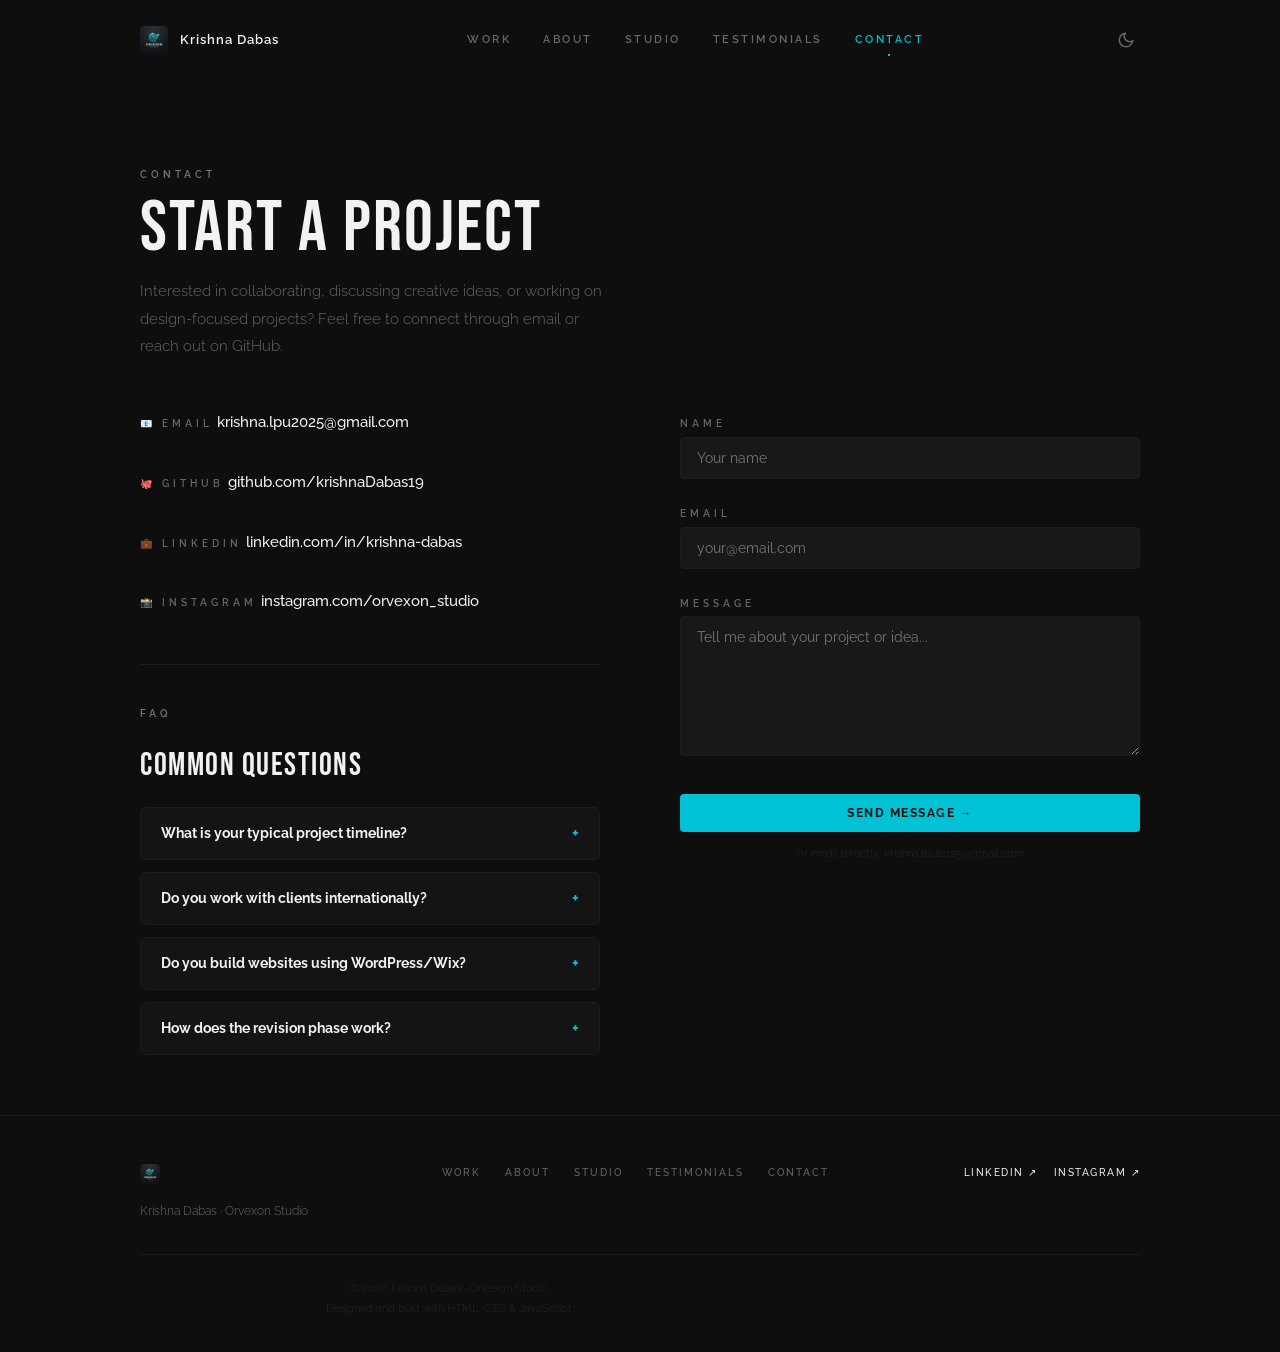
<file: contact.html>
<!DOCTYPE html>
<html lang="en">
<head>
  <meta charset="UTF-8">
  <meta name="viewport" content="width=device-width, initial-scale=1.0">
  <meta name="theme-color" content="#0E0E0E">
  <title>Contact — Krishna Dabas</title>
  <meta property="og:title" content="Contact — Krishna Dabas">
  <meta property="og:description" content="Contact Krishna Dabas — Open to design collaborations, brand projects, and creative work. Based in Delhi, India.">
  <meta property="og:image" content="assets/og-preview.jpg">
  <meta property="og:type" content="website">
  <link rel="icon" href="assets/favicon.png" type="image/png">
  
  <script>
    (function(){
      var t = localStorage.getItem('theme') || 'dark';
      document.documentElement.setAttribute('data-theme', t);
    })();
  </script>
  
  <link rel="preconnect" href="https://fonts.googleapis.com">
  <link rel="preconnect" href="https://fonts.gstatic.com" crossorigin>
  <link href="https://fonts.googleapis.com/css2?family=Bebas+Neue&family=Raleway:ital,wght@0,300;0,400;0,500;0,600;0,700;1,300&display=swap" rel="stylesheet">
  <link rel="stylesheet" href="style.css">
</head>
<body>

  <!-- NAVBAR -->
  <header class="navbar">
    <div class="nav-container">
      <div class="nav-left">
        <a href="index.html" style="display: flex; align-items: center; gap: 12px;">
          <img src="assets/logo.png" alt="Orvexon Logo" class="nav-logo-img">
          <span class="nav-wordmark">Krishna Dabas</span>
        </a>
      </div>
      <nav class="nav-center">
        <a href="work.html" class="nav-link">Work</a>
        <a href="about.html" class="nav-link">About</a>
        <a href="studio.html" class="nav-link">Studio</a>
        <a href="testimonials.html" class="nav-link">Testimonials</a>
        <a href="contact.html" class="nav-link">Contact</a>
      </nav>
      <div class="nav-right">
        <button id="theme-toggle" class="theme-toggle" aria-label="Toggle theme"></button>
        <button class="hamburger" aria-label="Menu">
          <span></span><span></span><span></span>
        </button>
      </div>
    </div>
  </header>

  <!-- NAV OVERLAY -->
  <div class="nav-overlay" id="navOverlay">
    <button class="nav-overlay-close" id="navClose">✕</button>
    <a href="work.html">Work</a>
    <a href="about.html">About</a>
    <a href="studio.html">Studio</a>
    <a href="testimonials.html">Testimonials</a>
    <a href="contact.html">Contact</a>
  </div>

  <main>
    <section class="container page-hero fade-in">
      <span class="eyebrow">Contact</span>
      <h1 class="page-h1 fade-in" style="margin-top: 8px;">START A PROJECT</h1>
      <p class="fade-in" style="margin-top: 16px; font-family: var(--font-body); font-weight: 300; font-size: 15px; color: var(--text-mid); max-width: 480px; line-height: 1.85;">Interested in collaborating, discussing creative ideas, or working on design-focused projects? Feel free to connect through email or reach out on GitHub.</p>
      
      <div class="contact-grid">
        <!-- Contact Links -->
        <div class="contact-links fade-in">
          <div class="contact-link-block">
            <span class="contact-link-label">📧  Email</span>
            <a href="mailto:krishna.lpu2025@gmail.com" class="contact-link-val">krishna.lpu2025@gmail.com</a>
          </div>
          <div class="contact-link-block">
            <span class="contact-link-label">🐙  GitHub</span>
            <a href="https://github.com/krishnaDabas19" target="_blank" rel="noopener noreferrer" class="contact-link-val">github.com/krishnaDabas19</a>
          </div>
          <div class="contact-link-block">
            <span class="contact-link-label">💼  LinkedIn</span>
            <a href="https://linkedin.com/in/krishna-dabas" target="_blank" rel="noopener noreferrer" class="contact-link-val">linkedin.com/in/krishna-dabas</a>
          </div>
          <div class="contact-link-block">
            <span class="contact-link-label">📸  Instagram</span>
            <a href="https://instagram.com/orvexon_studio" target="_blank" rel="noopener noreferrer" class="contact-link-val">instagram.com/orvexon_studio</a>
          </div>

          <!-- FAQ Accordion Section -->
          <div class="faq-section fade-in" style="margin-top: 48px; border-top: 0.5px solid var(--border); padding-top: 40px;">
            <span class="eyebrow" style="margin-bottom: 24px; display: block;">FAQ</span>
            <h2 class="section-h2" style="font-size: 32px; margin-bottom: 24px; line-height: 1.1;">Common Questions</h2>
            <div class="accordion">
              <div class="accordion-item">
                <button class="accordion-header" type="button">What is your typical project timeline? <span class="accordion-icon">+</span></button>
                <div class="accordion-content">
                  <p>Branding projects typically take 2 weeks, social media design packages about 10 days, and custom responsive websites around 2-3 weeks depending on the project scope.</p>
                </div>
              </div>
              <div class="accordion-item">
                <button class="accordion-header" type="button">Do you work with clients internationally? <span class="accordion-icon">+</span></button>
                <div class="accordion-content">
                  <p>Yes, Orvexon Studio collaborates with clients worldwide. All communication is handled digitally via email, Slack, or video calls to ensure a smooth workflow.</p>
                </div>
              </div>
              <div class="accordion-item">
                <button class="accordion-header" type="button">Do you build websites using WordPress/Wix? <span class="accordion-icon">+</span></button>
                <div class="accordion-content">
                  <p>No, we specialize in custom-coded vanilla websites using semantic HTML, CSS, and clean JavaScript. This guarantees maximum page speed, custom animations, and clean markup.</p>
                </div>
              </div>
              <div class="accordion-item">
                <button class="accordion-header" type="button">How does the revision phase work? <span class="accordion-icon">+</span></button>
                <div class="accordion-content">
                  <p>We work in close collaboration. After the initial concepts are presented, we provide a structured revision round where you can share feedback, and we refine details to perfection.</p>
                </div>
              </div>
            </div>
          </div>
        </div>
        
        <!-- Contact Form -->
        <div class="contact-form-wrapper fade-in">
          <form class="contact-form" id="contactForm">
            <div class="form-group">
              <label for="name" class="form-label">Name</label>
              <input type="text" id="name" name="name" class="form-input" placeholder="Your name" required>
            </div>
            <div class="form-group">
              <label for="email" class="form-label">Email</label>
              <input type="email" id="email" name="email" class="form-input" placeholder="your@email.com" required>
            </div>
            <div class="form-group">
              <label for="message" class="form-label">Message</label>
              <textarea id="message" name="message" class="form-input" style="min-height: 140px; resize: vertical;" placeholder="Tell me about your project or idea..." required></textarea>
            </div>
            <button type="submit" class="btn btn-primary" style="width: 100%; margin-top: 8px;">SEND MESSAGE →</button>
            <p class="form-note">or email directly: krishna.lpu2025@gmail.com</p>
          </form>
        </div>
      </div>
    </section>
  </main>

  <!-- FOOTER -->
  <footer class="footer fade-in">
    <div class="container">
      <div class="footer-top">
        <div class="footer-left fade-in">
          <img src="assets/logo.png" alt="Orvexon Logo" class="nav-logo-img" style="width:20px;height:20px;">
          <span class="footer-left-text">Krishna Dabas · Orvexon Studio</span>
        </div>
        <div class="footer-center fade-in">
          <a href="work.html">Work</a>
          <a href="about.html">About</a>
          <a href="studio.html">Studio</a>
          <a href="testimonials.html">Testimonials</a>
          <a href="contact.html">Contact</a>
        </div>
        <div class="footer-right fade-in">
          <a href="https://linkedin.com/in/krishna-dabas" target="_blank" rel="noopener noreferrer">LinkedIn ↗</a>
          <a href="https://instagram.com/orvexon_studio" target="_blank" rel="noopener noreferrer">Instagram ↗</a>
        </div>
      </div>
      <div class="footer-bottom">
        <p>© 2026 Krishna Dabas · Orvexon Studio.<br>Designed and built with HTML, CSS & JavaScript.</p>
      </div>
    </div>
  </footer>

  <script src="script.js"></script>

</body>
</html>
</file>
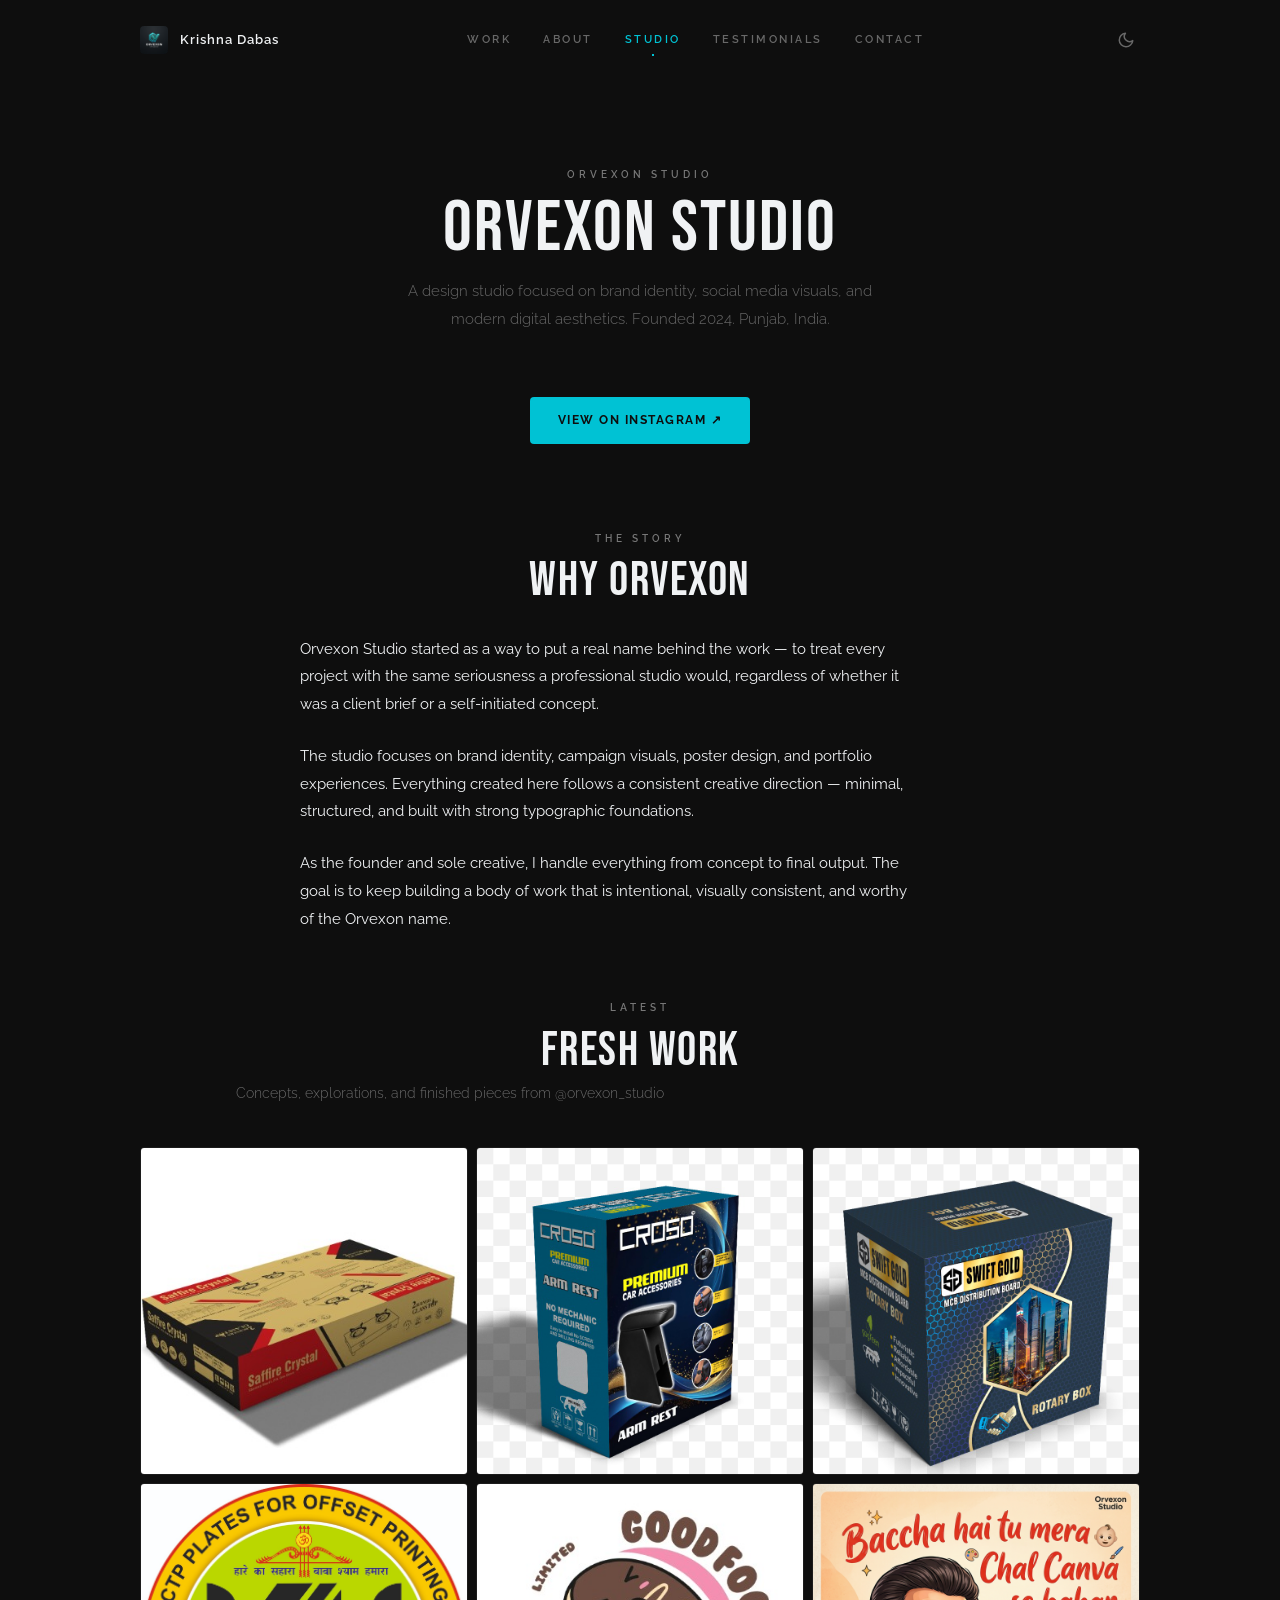
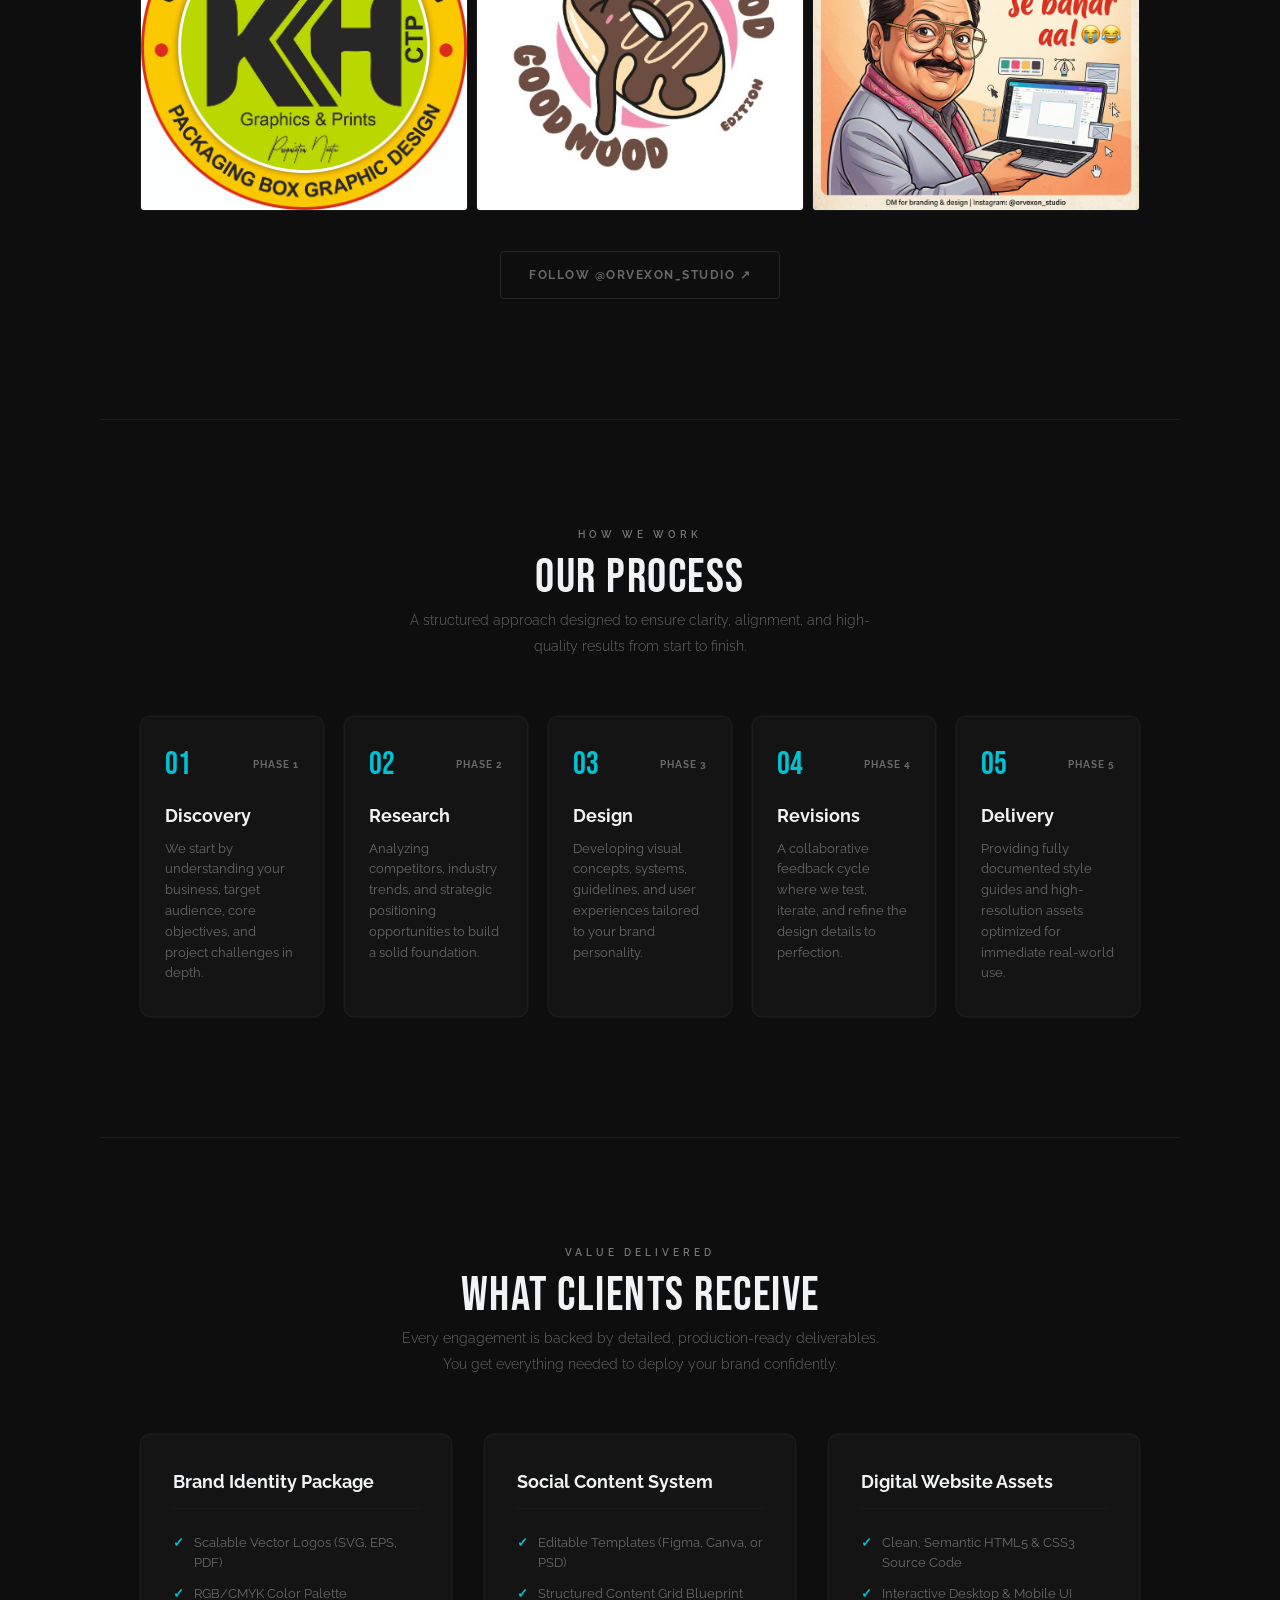
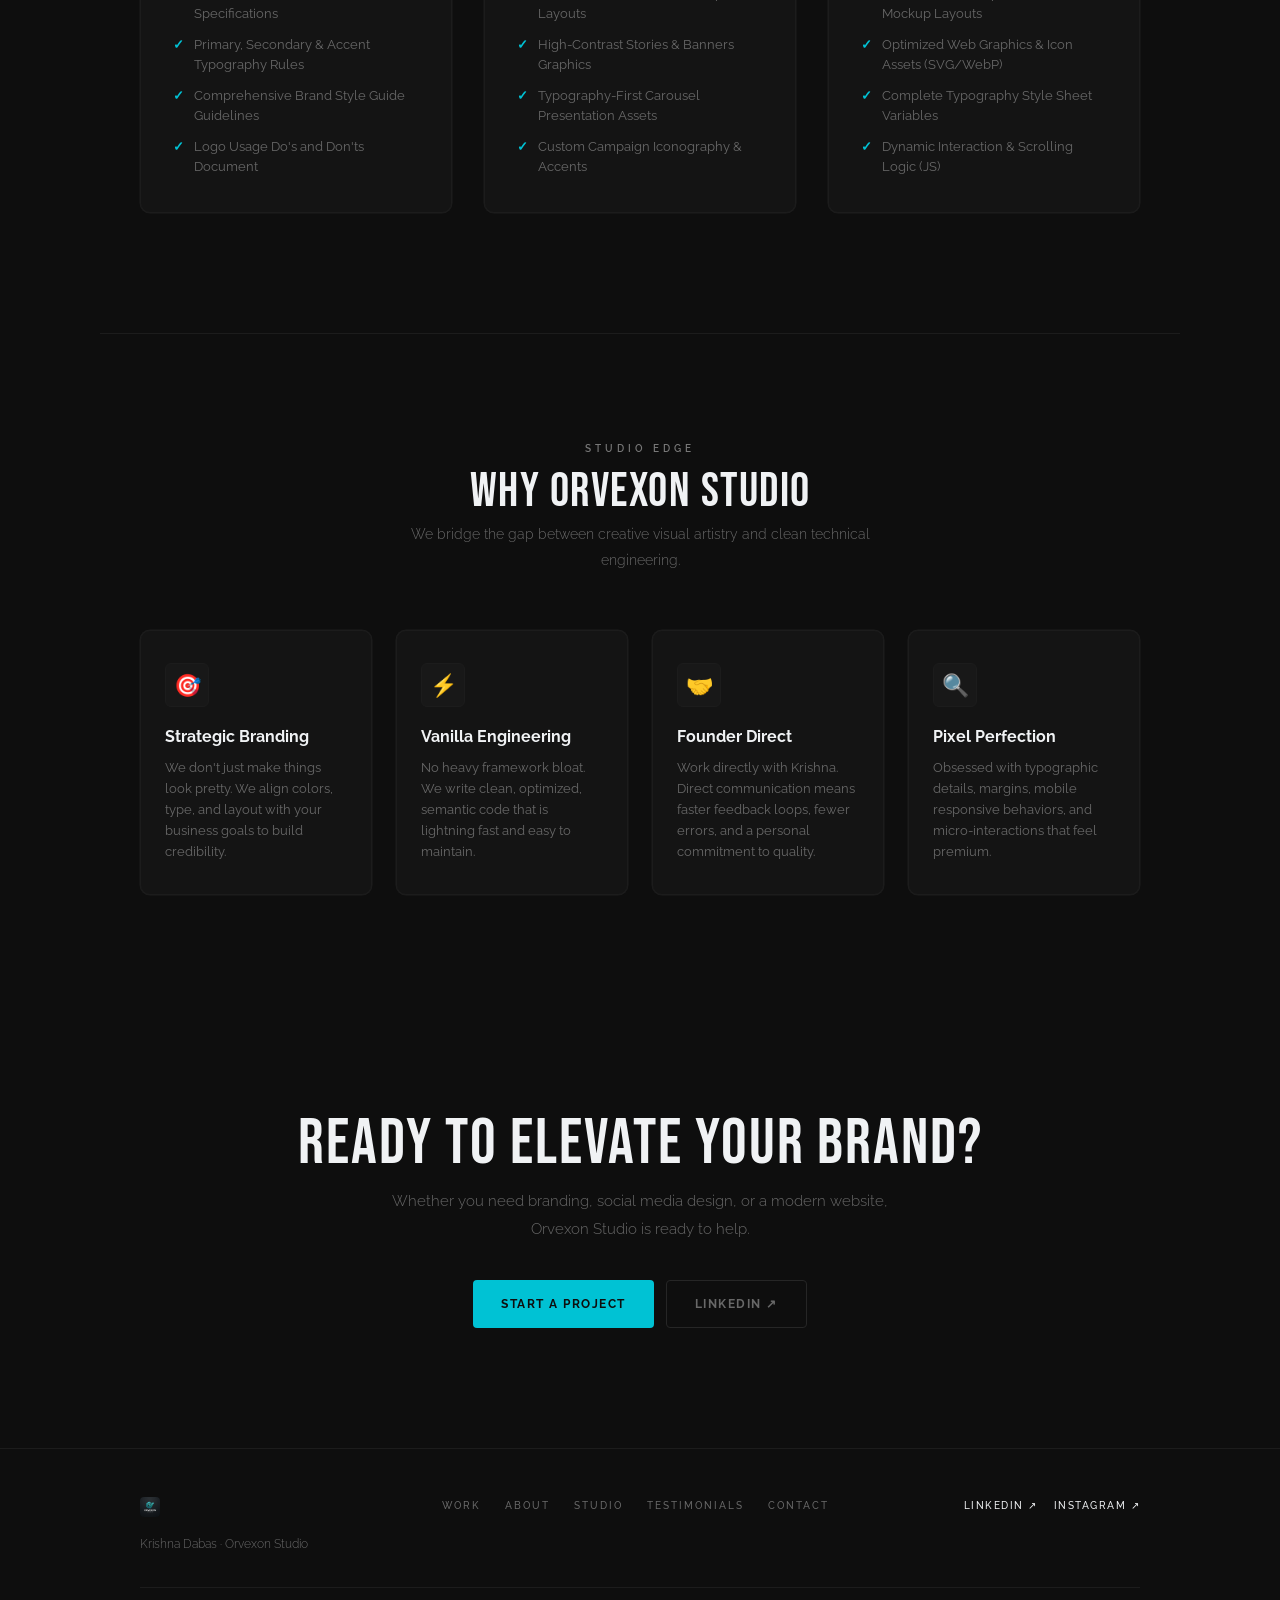
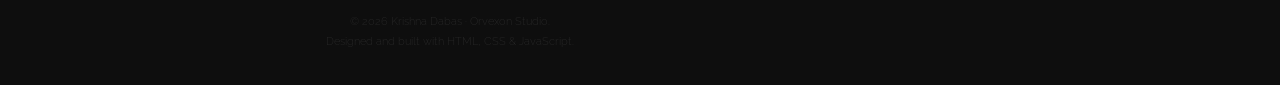
<file: studio.html>
<!DOCTYPE html>
<html lang="en">
<head>
  <meta charset="UTF-8">
  <meta name="viewport" content="width=device-width, initial-scale=1.0">
  <meta name="theme-color" content="#0E0E0E">
  <title>Orvexon Studio</title>
  <meta property="og:title" content="Orvexon Studio">
  <meta property="og:description" content="Orvexon Studio — Independent design studio by Krishna Dabas. Brand identity, campaign visuals, and modern digital design.">
  <meta property="og:image" content="assets/og-preview.jpg">
  <meta property="og:type" content="website">
  <link rel="icon" href="assets/favicon.png" type="image/png">
  
  <script>
    (function(){
      var t = localStorage.getItem('theme') || 'dark';
      document.documentElement.setAttribute('data-theme', t);
    })();
  </script>
  
  <link rel="preconnect" href="https://fonts.googleapis.com">
  <link rel="preconnect" href="https://fonts.gstatic.com" crossorigin>
  <link href="https://fonts.googleapis.com/css2?family=Bebas+Neue&family=Raleway:ital,wght@0,300;0,400;0,500;0,600;0,700;1,300&display=swap" rel="stylesheet">
  <link rel="stylesheet" href="style.css">
</head>
<body>

  <!-- NAVBAR -->
  <header class="navbar">
    <div class="nav-container">
      <div class="nav-left">
        <a href="index.html" style="display: flex; align-items: center; gap: 12px;">
          <img src="assets/logo.png" alt="Orvexon Logo" class="nav-logo-img">
          <span class="nav-wordmark">Krishna Dabas</span>
        </a>
      </div>
      <nav class="nav-center">
        <a href="work.html" class="nav-link">Work</a>
        <a href="about.html" class="nav-link">About</a>
        <a href="studio.html" class="nav-link">Studio</a>
        <a href="testimonials.html" class="nav-link">Testimonials</a>
        <a href="contact.html" class="nav-link">Contact</a>
      </nav>
      <div class="nav-right">
        <button id="theme-toggle" class="theme-toggle" aria-label="Toggle theme"></button>
        <button class="hamburger" aria-label="Menu">
          <span></span><span></span><span></span>
        </button>
      </div>
    </div>
  </header>

  <!-- NAV OVERLAY -->
  <div class="nav-overlay" id="navOverlay">
    <button class="nav-overlay-close" id="navClose">✕</button>
    <a href="work.html">Work</a>
    <a href="about.html">About</a>
    <a href="studio.html">Studio</a>
    <a href="testimonials.html">Testimonials</a>
    <a href="contact.html">Contact</a>
  </div>

  <main>
    <section class="container page-hero fade-in">
      <div style="text-align: center;">
        <span class="eyebrow">Orvexon Studio</span>
        <h1 class="page-h1 fade-in" style="margin-top: 8px;">ORVEXON STUDIO</h1>
        <p class="fade-in" style="margin: 16px auto 32px; font-family: var(--font-body); font-weight: 300; font-size: 15px; color: var(--text-mid); max-width: 520px; line-height: 1.85;">A design studio focused on brand identity, social media visuals, and modern digital aesthetics. Founded 2024. Punjab, India.</p>
        <a href="https://instagram.com/orvexon_studio" class="btn btn-primary fade-in" target="_blank" rel="noopener noreferrer" style="margin-top: 32px;">VIEW ON INSTAGRAM ↗</a>
      </div>
      
      <!-- STUDIO STORY -->
      <div class="studio-story fade-in" style="margin-top: 80px;">
        <div style="text-align: center; margin-bottom: 32px;">
          <span class="eyebrow">The Story</span>
          <h2 class="section-h2 fade-in" style="margin-top: 8px;">WHY ORVEXON</h2>
        </div>
        <p style="margin-bottom: 24px;">Orvexon Studio started as a way to put a real name behind the work — to treat every project with the same seriousness a professional studio would, regardless of whether it was a client brief or a self-initiated concept.</p>
        <p style="margin-bottom: 24px;">The studio focuses on brand identity, campaign visuals, poster design, and portfolio experiences. Everything created here follows a consistent creative direction — minimal, structured, and built with strong typographic foundations.</p>
        <p>As the founder and sole creative, I handle everything from concept to final output. The goal is to keep building a body of work that is intentional, visually consistent, and worthy of the Orvexon name.</p>
      </div>
    </section>

    <!-- INSTAGRAM FEED -->
    <section class="section container" style="padding-top: 0;">
      <div class="fade-in" style="margin-bottom: 40px; text-align: center;">
        <span class="eyebrow">Latest</span>
        <h2 class="section-h2 fade-in" style="margin-top: 8px;">FRESH WORK</h2>
        <p style="margin-top: 8px; font-family: var(--font-body); font-weight: 300; font-size: 14px; color: var(--text-mid);">Concepts, explorations, and finished pieces from @orvexon_studio</p>
      </div>
      
      <div class="ig-grid fade-in">
        <div class="ig-tile"><img src="assets/ig-1.jpeg" alt="Instagram Post" loading="lazy" onerror="this.outerHTML='<span>[ preview ]</span>'"></div>
        <div class="ig-tile"><img src="assets/ig-2.jpeg" alt="Instagram Post" loading="lazy" onerror="this.outerHTML='<span>[ preview ]</span>'"></div>
        <div class="ig-tile"><img src="assets/ig-3.jpeg" alt="Instagram Post" loading="lazy" onerror="this.outerHTML='<span>[ preview ]</span>'"></div>
        <div class="ig-tile"><img src="assets/ig-4.jpeg" alt="Instagram Post" loading="lazy" onerror="this.outerHTML='<span>[ preview ]</span>'"></div>
        <div class="ig-tile"><img src="assets/ig-5.jpeg" alt="Instagram Post" loading="lazy" onerror="this.outerHTML='<span>[ preview ]</span>'"></div>
        <div class="ig-tile"><img src="assets/ig-6.png" alt="Instagram Post" loading="lazy" onerror="this.outerHTML='<span>[ preview ]</span>'"></div>
      </div>
      
      <div style="text-align: center; margin-top: 40px;" class="fade-in">
        <a href="https://instagram.com/orvexon_studio" class="btn btn-ghost" target="_blank" rel="noopener noreferrer">FOLLOW @ORVEXON_STUDIO ↗</a>
      </div>
    </section>

    <!-- PROCESS SECTION -->
    <section id="process" class="section container fade-in" style="border-top: 0.5px solid var(--border); padding-top: 100px;">
      <div style="text-align: center; margin-bottom: 56px;">
        <span class="eyebrow">How We Work</span>
        <h2 class="section-h2" style="margin-top: 8px;">OUR PROCESS</h2>
        <p style="margin: 8px auto 0; font-family: var(--font-body); font-weight: 300; font-size: 14px; color: var(--text-mid); max-width: 480px;">A structured approach designed to ensure clarity, alignment, and high-quality results from start to finish.</p>
      </div>
      
      <div class="timeline-grid">
        <!-- Step 1 -->
        <div class="timeline-card glass-card fade-in">
          <div class="timeline-header">
            <span class="timeline-num">01</span>
            <span class="timeline-tag">Phase 1</span>
          </div>
          <h3 class="timeline-title">Discovery</h3>
          <p class="timeline-desc">We start by understanding your business, target audience, core objectives, and project challenges in depth.</p>
        </div>
        <!-- Step 2 -->
        <div class="timeline-card glass-card fade-in">
          <div class="timeline-header">
            <span class="timeline-num">02</span>
            <span class="timeline-tag">Phase 2</span>
          </div>
          <h3 class="timeline-title">Research</h3>
          <p class="timeline-desc">Analyzing competitors, industry trends, and strategic positioning opportunities to build a solid foundation.</p>
        </div>
        <!-- Step 3 -->
        <div class="timeline-card glass-card fade-in">
          <div class="timeline-header">
            <span class="timeline-num">03</span>
            <span class="timeline-tag">Phase 3</span>
          </div>
          <h3 class="timeline-title">Design</h3>
          <p class="timeline-desc">Developing visual concepts, systems, guidelines, and user experiences tailored to your brand personality.</p>
        </div>
        <!-- Step 4 -->
        <div class="timeline-card glass-card fade-in">
          <div class="timeline-header">
            <span class="timeline-num">04</span>
            <span class="timeline-tag">Phase 4</span>
          </div>
          <h3 class="timeline-title">Revisions</h3>
          <p class="timeline-desc">A collaborative feedback cycle where we test, iterate, and refine the design details to perfection.</p>
        </div>
        <!-- Step 5 -->
        <div class="timeline-card glass-card fade-in">
          <div class="timeline-header">
            <span class="timeline-num">05</span>
            <span class="timeline-tag">Phase 5</span>
          </div>
          <h3 class="timeline-title">Delivery</h3>
          <p class="timeline-desc">Providing fully documented style guides and high-resolution assets optimized for immediate real-world use.</p>
        </div>
      </div>
    </section>

    <!-- DELIVERABLES SECTION -->
    <section id="deliverables" class="section container fade-in" style="border-top: 0.5px solid var(--border); padding-top: 100px;">
      <div style="text-align: center; margin-bottom: 56px;">
        <span class="eyebrow">Value Delivered</span>
        <h2 class="section-h2" style="margin-top: 8px;">WHAT CLIENTS RECEIVE</h2>
        <p style="margin: 8px auto 0; font-family: var(--font-body); font-weight: 300; font-size: 14px; color: var(--text-mid); max-width: 480px;">Every engagement is backed by detailed, production-ready deliverables. You get everything needed to deploy your brand confidently.</p>
      </div>

      <div class="grid-3">
        <div class="deliverables-box glass-card fade-in">
          <h3 class="deliverables-box-title">Brand Identity Package</h3>
          <ul class="deliverables-checklist">
            <li><span>✓</span> Scalable Vector Logos (SVG, EPS, PDF)</li>
            <li><span>✓</span> RGB/CMYK Color Palette Specifications</li>
            <li><span>✓</span> Primary, Secondary & Accent Typography Rules</li>
            <li><span>✓</span> Comprehensive Brand Style Guide Guidelines</li>
            <li><span>✓</span> Logo Usage Do's and Don'ts Document</li>
          </ul>
        </div>
        <div class="deliverables-box glass-card fade-in">
          <h3 class="deliverables-box-title">Social Content System</h3>
          <ul class="deliverables-checklist">
            <li><span>✓</span> Editable Templates (Figma, Canva, or PSD)</li>
            <li><span>✓</span> Structured Content Grid Blueprint Layouts</li>
            <li><span>✓</span> High-Contrast Stories & Banners Graphics</li>
            <li><span>✓</span> Typography-First Carousel Presentation Assets</li>
            <li><span>✓</span> Custom Campaign Iconography & Accents</li>
          </ul>
        </div>
        <div class="deliverables-box glass-card fade-in">
          <h3 class="deliverables-box-title">Digital Website Assets</h3>
          <ul class="deliverables-checklist">
            <li><span>✓</span> Clean, Semantic HTML5 & CSS3 Source Code</li>
            <li><span>✓</span> Interactive Desktop & Mobile UI Mockup Layouts</li>
            <li><span>✓</span> Optimized Web Graphics & Icon Assets (SVG/WebP)</li>
            <li><span>✓</span> Complete Typography Style Sheet Variables</li>
            <li><span>✓</span> Dynamic Interaction & Scrolling Logic (JS)</li>
          </ul>
        </div>
      </div>
    </section>

    <!-- WHY CHOOSE SECTION -->
    <section id="why-choose" class="section container fade-in" style="border-top: 0.5px solid var(--border); padding-top: 100px; padding-bottom: 100px;">
      <div style="text-align: center; margin-bottom: 56px;">
        <span class="eyebrow">Studio Edge</span>
        <h2 class="section-h2" style="margin-top: 8px;">WHY ORVEXON STUDIO</h2>
        <p style="margin: 8px auto 0; font-family: var(--font-body); font-weight: 300; font-size: 14px; color: var(--text-mid); max-width: 480px;">We bridge the gap between creative visual artistry and clean technical engineering.</p>
      </div>

      <div class="grid-4" style="gap: 24px;">
        <div class="value-card glass-card fade-in">
          <div class="value-card-icon">🎯</div>
          <h3 class="value-card-title">Strategic Branding</h3>
          <p class="value-card-desc">We don't just make things look pretty. We align colors, type, and layout with your business goals to build credibility.</p>
        </div>
        <div class="value-card glass-card fade-in">
          <div class="value-card-icon">⚡</div>
          <h3 class="value-card-title">Vanilla Engineering</h3>
          <p class="value-card-desc">No heavy framework bloat. We write clean, optimized, semantic code that is lightning fast and easy to maintain.</p>
        </div>
        <div class="value-card glass-card fade-in">
          <div class="value-card-icon">🤝</div>
          <h3 class="value-card-title">Founder Direct</h3>
          <p class="value-card-desc">Work directly with Krishna. Direct communication means faster feedback loops, fewer errors, and a personal commitment to quality.</p>
        </div>
        <div class="value-card glass-card fade-in">
          <div class="value-card-icon">🔍</div>
          <h3 class="value-card-title">Pixel Perfection</h3>
          <p class="value-card-desc">Obsessed with typographic details, margins, mobile responsive behaviors, and micro-interactions that feel premium.</p>
        </div>
      </div>
    </section>

    <!-- CONTACT TEASER -->
    <section class="contact-teaser fade-in container">
      <h2 class="fade-in" style="font-family: var(--font-heading); font-size: 64px; color: var(--text); letter-spacing: 2px;">Ready to Elevate Your Brand?</h2>
      <p class="fade-in" style="margin: 14px auto; max-width: 520px; font-family: var(--font-body); font-weight: 300; font-size: 15px; color: var(--text-mid);">Whether you need branding, social media design, or a modern website, Orvexon Studio is ready to help.</p>
      <div style="margin-top: 36px; display: flex; gap: 12px; justify-content: center; flex-wrap: wrap;">
        <a href="contact.html" class="btn btn-primary">Start a Project</a>
        <a href="https://linkedin.com/in/krishna-dabas" target="_blank" rel="noopener noreferrer" class="btn btn-ghost">LinkedIn ↗</a>
      </div>
    </section>
  </main>

  <!-- FOOTER -->
  <footer class="footer fade-in">
    <div class="container">
      <div class="footer-top">
        <div class="footer-left fade-in">
          <img src="assets/logo.png" alt="Orvexon Logo" class="nav-logo-img" style="width:20px;height:20px;">
          <span class="footer-left-text">Krishna Dabas · Orvexon Studio</span>
        </div>
        <div class="footer-center fade-in">
          <a href="work.html">Work</a>
          <a href="about.html">About</a>
          <a href="studio.html">Studio</a>
          <a href="testimonials.html">Testimonials</a>
          <a href="contact.html">Contact</a>
        </div>
        <div class="footer-right fade-in">
          <a href="https://linkedin.com/in/krishna-dabas" target="_blank" rel="noopener noreferrer">LinkedIn ↗</a>
          <a href="https://instagram.com/orvexon_studio" target="_blank" rel="noopener noreferrer">Instagram ↗</a>
        </div>
      </div>
      <div class="footer-bottom">
        <p>© 2026 Krishna Dabas · Orvexon Studio.<br>Designed and built with HTML, CSS & JavaScript.</p>
      </div>
    </div>
  </footer>

  
  <!-- PROJECT MODAL -->
  <div id="project-modal" class="modal-overlay">
    <div class="modal-box">
      <button class="modal-close" aria-label="Close modal">✕</button>
      <div class="modal-img"><span>[ preview ]</span></div>
      
      <div class="modal-overview">
        <span class="modal-badge"></span>
        <h2 class="modal-title"></h2>
        <p class="modal-desc" style="font-family: var(--font-body); font-weight: 300; font-size: 15px; color: var(--text-mid);"></p>
      </div>

      <div class="modal-details-row">
        <div>
          <span class="modal-section-label">Year</span>
          <div class="modal-year" style="font-family: var(--font-body); font-weight: 500; font-size: 14px; color: var(--text);"></div>
        </div>
        <div>
          <span class="modal-section-label">Role</span>
          <div class="modal-role" style="font-family: var(--font-body); font-weight: 500; font-size: 14px; color: var(--text);"></div>
        </div>
        <div>
          <span class="modal-section-label">Tools</span>
          <div class="modal-tools" style="font-family: var(--font-body); font-weight: 500; font-size: 14px; color: var(--text);"></div>
        </div>
      </div>
      
      <div class="modal-section">
        <span class="modal-section-label">Challenge</span>
        <div class="modal-section-content modal-obj"></div>
      </div>
      
      <div class="modal-section">
        <span class="modal-section-label">Strategy</span>
        <div class="modal-section-content modal-direction"></div>
      </div>
      
      <div class="modal-section">
        <span class="modal-section-label">Color & Typography</span>
        <div class="modal-color-typo" style="display: flex; align-items: center; gap: 16px; margin-top: 8px;">
          <div class="modal-colors" style="display: flex; gap: 8px;"></div>
          <div class="modal-font" style="font-family: var(--font-body); font-weight: 400; font-size: 13px; color: var(--text-mid);"></div>
        </div>
      </div>
      
      <div class="modal-section">
        <span class="modal-section-label">Solution & Deliverables</span>
        <div class="modal-section-content modal-process"></div>
      </div>
      
      <div class="modal-mockups">
        <div style="aspect-ratio: 4/3; background: var(--surface-2); border-radius: var(--radius-md);"></div>
        <div style="aspect-ratio: 4/3; background: var(--surface-2); border-radius: var(--radius-md);"></div>
      </div>
      
      <div class="modal-section">
        <span class="modal-section-label">Outcome</span>
        <div class="modal-section-content modal-outcome"></div>
      </div>
      
      <span class="modal-bottom-label" style="font-family: var(--font-body); font-weight: 300; font-size: 11px; color: var(--text-hint); margin-top: 32px; display: block;"></span>
    </div>
  </div>

  <script src="script.js"></script>

</body>
</html>
</file>
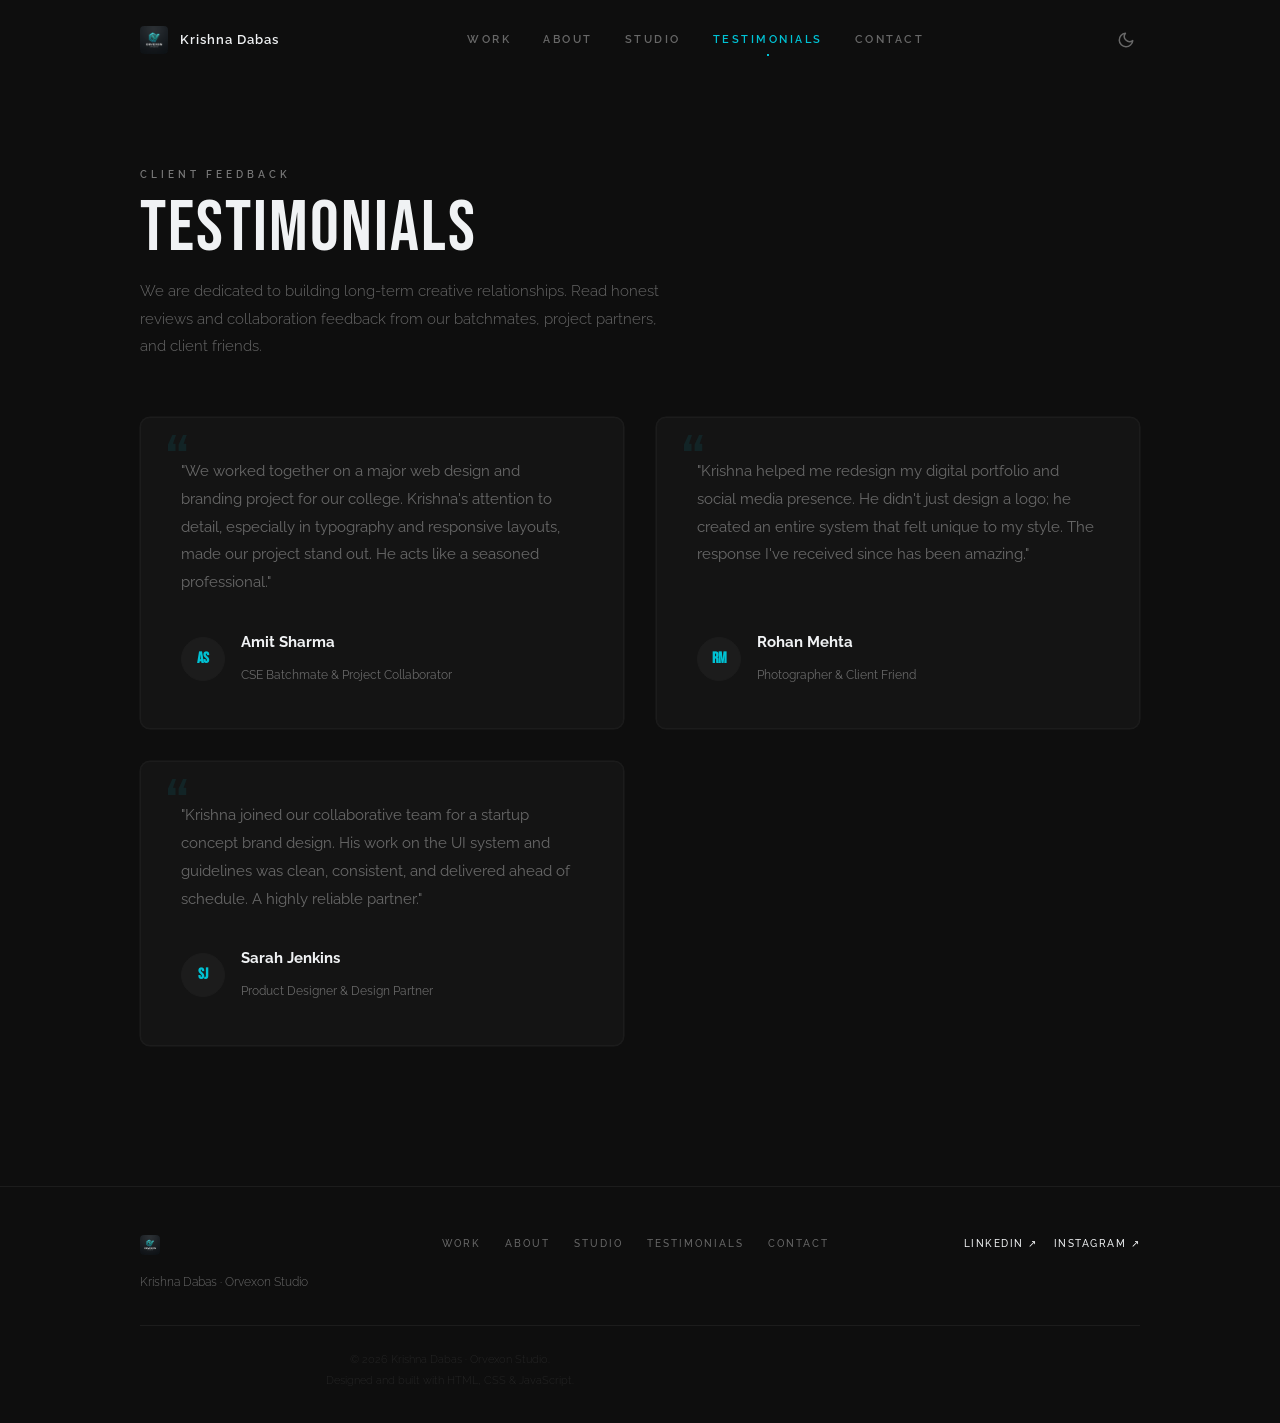
<file: testimonials.html>
<!DOCTYPE html>
<html lang="en">
<head>
  <meta charset="UTF-8">
  <meta name="viewport" content="width=device-width, initial-scale=1.0">
  <meta name="theme-color" content="#0E0E0E">
  <title>Testimonials — Orvexon Studio</title>
  <meta property="og:title" content="Testimonials — Orvexon Studio">
  <meta property="og:description" content="What clients and collaborators say about working with Krishna Dabas and Orvexon Studio.">
  <meta property="og:image" content="assets/og-preview.jpg">
  <meta property="og:type" content="website">
  <link rel="icon" href="assets/favicon.png" type="image/png">
  
  <script>
    (function(){
      var t = localStorage.getItem('theme') || 'dark';
      document.documentElement.setAttribute('data-theme', t);
    })();
  </script>
  
  <link rel="preconnect" href="https://fonts.googleapis.com">
  <link rel="preconnect" href="https://fonts.gstatic.com" crossorigin>
  <link href="https://fonts.googleapis.com/css2?family=Bebas+Neue&family=Raleway:ital,wght@0,300;0,400;0,500;0,600;0,700;1,300&display=swap" rel="stylesheet">
  <link rel="stylesheet" href="style.css">
</head>
<body>

  <!-- NAVBAR -->
  <header class="navbar">
    <div class="nav-container">
      <div class="nav-left">
        <a href="index.html" style="display: flex; align-items: center; gap: 12px;">
          <img src="assets/logo.png" alt="Orvexon Logo" class="nav-logo-img">
          <span class="nav-wordmark">Krishna Dabas</span>
        </a>
      </div>
      <nav class="nav-center">
        <a href="work.html" class="nav-link">Work</a>
        <a href="about.html" class="nav-link">About</a>
        <a href="studio.html" class="nav-link">Studio</a>
        <a href="testimonials.html" class="nav-link active">Testimonials</a>
        <a href="contact.html" class="nav-link">Contact</a>
      </nav>
      <div class="nav-right">
        <button id="theme-toggle" class="theme-toggle" aria-label="Toggle theme"></button>
        <button class="hamburger" aria-label="Menu">
          <span></span><span></span><span></span>
        </button>
      </div>
    </div>
  </header>

  <!-- NAV OVERLAY -->
  <div class="nav-overlay" id="navOverlay">
    <button class="nav-overlay-close" id="navClose">✕</button>
    <a href="work.html">Work</a>
    <a href="about.html">About</a>
    <a href="studio.html">Studio</a>
    <a href="testimonials.html">Testimonials</a>
    <a href="contact.html">Contact</a>
  </div>

  <main>
    <section class="container page-hero fade-in">
      <span class="eyebrow">Client Feedback</span>
      <h1 class="page-h1 fade-in" style="margin-top: 8px;">TESTIMONIALS</h1>
      <p class="fade-in" style="margin-top: 16px; font-family: var(--font-body); font-weight: 300; font-size: 15px; color: var(--text-mid); max-width: 540px; line-height: 1.85;">We are dedicated to building long-term creative relationships. Read honest reviews and collaboration feedback from our batchmates, project partners, and client friends.</p>
      
      <div class="testimonials-grid">
        <!-- Testimonial 1 -->
        <div class="testimonial-card glass-card fade-in">
          <span class="quote-mark" aria-hidden="true">“</span>
          <p class="testimonial-text">"We worked together on a major web design and branding project for our college. Krishna's attention to detail, especially in typography and responsive layouts, made our project stand out. He acts like a seasoned professional."</p>
          <div class="testimonial-author">
            <div class="author-avatar-placeholder">AS</div>
            <div class="author-info">
              <h4 class="author-name">Amit Sharma</h4>
              <span class="author-title">CSE Batchmate & Project Collaborator</span>
            </div>
          </div>
        </div>
        
        <!-- Testimonial 2 -->
        <div class="testimonial-card glass-card fade-in">
          <span class="quote-mark" aria-hidden="true">“</span>
          <p class="testimonial-text">"Krishna helped me redesign my digital portfolio and social media presence. He didn't just design a logo; he created an entire system that felt unique to my style. The response I've received since has been amazing."</p>
          <div class="testimonial-author">
            <div class="author-avatar-placeholder">RM</div>
            <div class="author-info">
              <h4 class="author-name">Rohan Mehta</h4>
              <span class="author-title">Photographer & Client Friend</span>
            </div>
          </div>
        </div>

        <!-- Testimonial 3 -->
        <div class="testimonial-card glass-card fade-in">
          <span class="quote-mark" aria-hidden="true">“</span>
          <p class="testimonial-text">"Krishna joined our collaborative team for a startup concept brand design. His work on the UI system and guidelines was clean, consistent, and delivered ahead of schedule. A highly reliable partner."</p>
          <div class="testimonial-author">
            <div class="author-avatar-placeholder">SJ</div>
            <div class="author-info">
              <h4 class="author-name">Sarah Jenkins</h4>
              <span class="author-title">Product Designer & Design Partner</span>
            </div>
          </div>
        </div>
      </div>
    </section>
  </main>

  <!-- FOOTER -->
  <footer class="footer fade-in">
    <div class="container">
      <div class="footer-top">
        <div class="footer-left fade-in">
          <img src="assets/logo.png" alt="Orvexon Logo" class="nav-logo-img" style="width:20px;height:20px;">
          <span class="footer-left-text">Krishna Dabas · Orvexon Studio</span>
        </div>
        <div class="footer-center fade-in">
          <a href="work.html">Work</a>
          <a href="about.html">About</a>
          <a href="studio.html">Studio</a>
          <a href="testimonials.html">Testimonials</a>
          <a href="contact.html">Contact</a>
        </div>
        <div class="footer-right fade-in">
          <a href="https://linkedin.com/in/krishna-dabas" target="_blank" rel="noopener noreferrer">LinkedIn ↗</a>
          <a href="https://instagram.com/orvexon_studio" target="_blank" rel="noopener noreferrer">Instagram ↗</a>
        </div>
      </div>
      <div class="footer-bottom">
        <p>© 2026 Krishna Dabas · Orvexon Studio.<br>Designed and built with HTML, CSS & JavaScript.</p>
      </div>
    </div>
  </footer>

  <script src="script.js"></script>

</body>
</html>
</file>
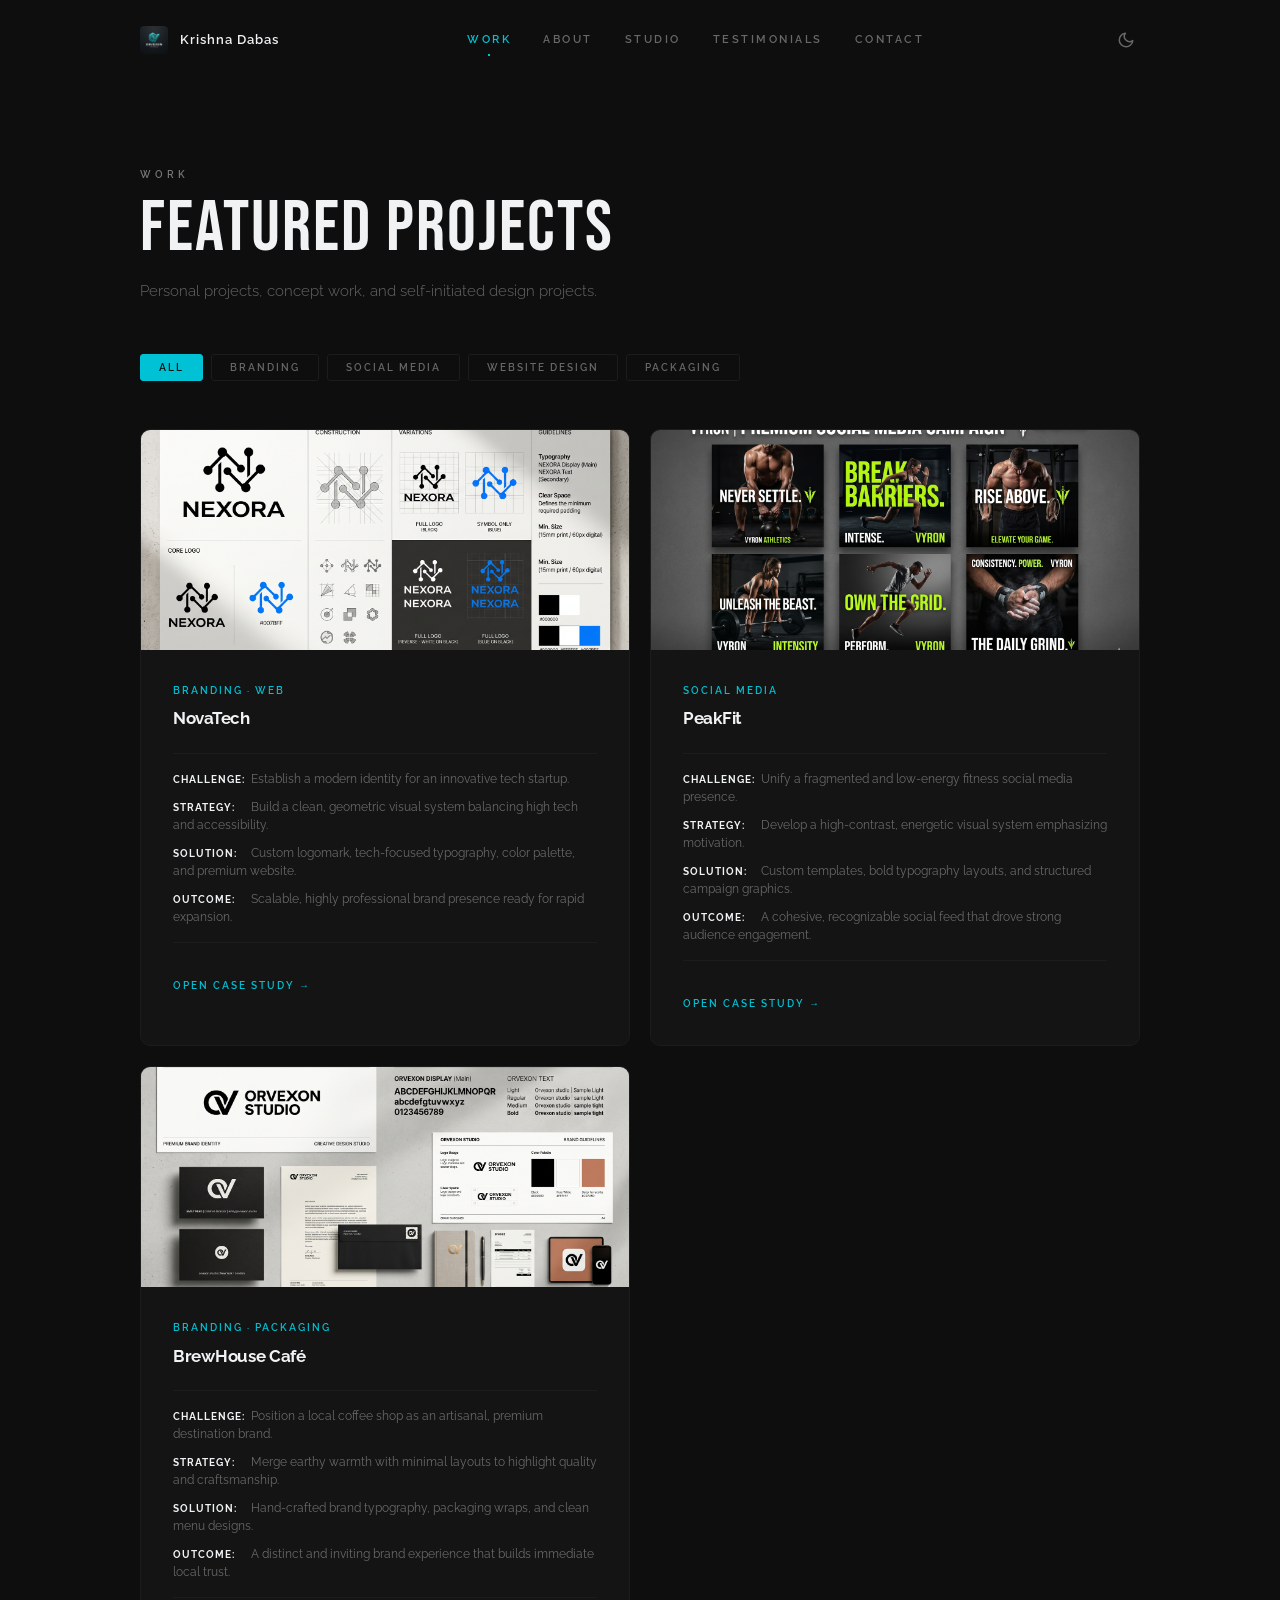
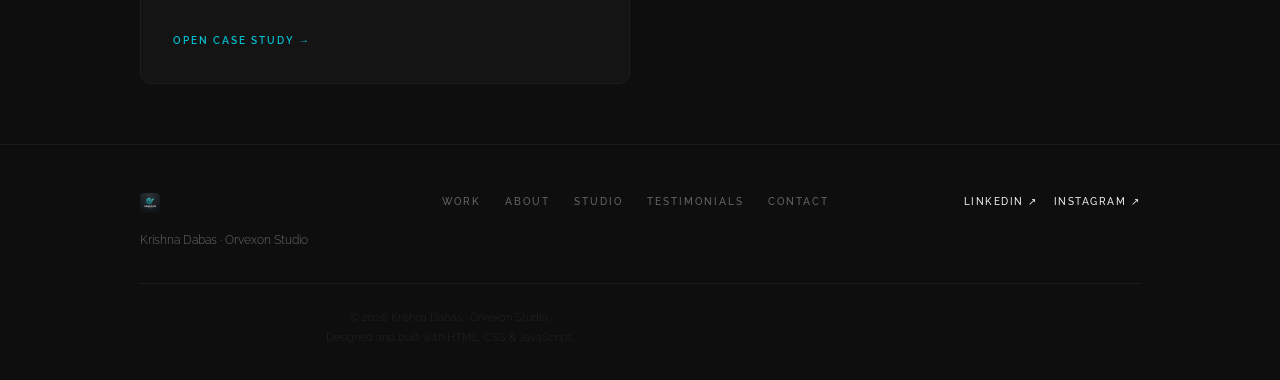
<file: work.html>
<!DOCTYPE html>
<html lang="en">
<head>
  <meta charset="UTF-8">
  <meta name="viewport" content="width=device-width, initial-scale=1.0">
  <meta name="theme-color" content="#0E0E0E">
  <title>Work — Krishna Dabas</title>
  <meta property="og:title" content="Work — Krishna Dabas">
  <meta property="og:description" content="Projects by Krishna Dabas — Brand identity, social media design, poster design, and frontend portfolio work.">
  <meta property="og:image" content="assets/og-preview.jpg">
  <meta property="og:type" content="website">
  <link rel="icon" href="assets/favicon.png" type="image/png">
  
  <script>
    (function(){
      var t = localStorage.getItem('theme') || 'dark';
      document.documentElement.setAttribute('data-theme', t);
    })();
  </script>
  
  <link rel="preconnect" href="https://fonts.googleapis.com">
  <link rel="preconnect" href="https://fonts.gstatic.com" crossorigin>
  <link href="https://fonts.googleapis.com/css2?family=Bebas+Neue&family=Raleway:ital,wght@0,300;0,400;0,500;0,600;0,700;1,300&display=swap" rel="stylesheet">
  <link rel="stylesheet" href="style.css">
</head>
<body>

  <!-- NAVBAR -->
  <header class="navbar">
    <div class="nav-container">
      <div class="nav-left">
        <a href="index.html" style="display: flex; align-items: center; gap: 12px;">
          <img src="assets/logo.png" alt="Orvexon Logo" class="nav-logo-img">
          <span class="nav-wordmark">Krishna Dabas</span>
        </a>
      </div>
      <nav class="nav-center">
        <a href="work.html" class="nav-link">Work</a>
        <a href="about.html" class="nav-link">About</a>
        <a href="studio.html" class="nav-link">Studio</a>
        <a href="testimonials.html" class="nav-link">Testimonials</a>
        <a href="contact.html" class="nav-link">Contact</a>
      </nav>
      <div class="nav-right">
        <button id="theme-toggle" class="theme-toggle" aria-label="Toggle theme"></button>
        <button class="hamburger" aria-label="Menu">
          <span></span><span></span><span></span>
        </button>
      </div>
    </div>
  </header>

  <!-- NAV OVERLAY -->
  <div class="nav-overlay" id="navOverlay">
    <button class="nav-overlay-close" id="navClose">✕</button>
    <a href="work.html">Work</a>
    <a href="about.html">About</a>
    <a href="studio.html">Studio</a>
    <a href="testimonials.html">Testimonials</a>
    <a href="contact.html">Contact</a>
  </div>

  <main>
    <section class="container page-hero fade-in">
      <span class="eyebrow">Work</span>
      <h1 class="page-h1 fade-in" style="margin-top: 8px;">FEATURED PROJECTS</h1>
      <p class="fade-in" style="margin-top: 16px; font-family: var(--font-body); font-weight: 300; font-size: 15px; color: var(--text-mid);">Personal projects, concept work, and self-initiated design projects.</p>
      
      <div class="filter-bar fade-in">
        <button class="filter-btn filter-active" data-filter="all">All</button>
        <button class="filter-btn" data-filter="branding">Branding</button>
        <button class="filter-btn" data-filter="social">Social Media</button>
        <button class="filter-btn" data-filter="web">Website Design</button>
        <button class="filter-btn" data-filter="packaging">Packaging</button>
      </div>

      <div class="grid-2">
        <!-- Project 1: NovaTech -->
        <div class="project-card fade-in" 
             data-filter-cat="branding web" 
             data-title="NovaTech — Technology Startup Branding" 
             data-category="Branding · Web" 
             data-desc="Technology Startup Branding" 
             data-tools="Figma · Illustrator · Photoshop" 
             data-objective="NovaTech needed a professional and scalable identity that could communicate innovation while remaining approachable to potential customers." 
             data-process="Logo Design, Brand Identity, Social Media Assets, Brand Guidelines" 
             data-decision="Deliverables" 
             data-label="Deliverables" 
             data-year="2 Weeks" 
             data-role="Technology" 
             data-overview="NovaTech needed a professional and scalable identity that could communicate innovation while remaining approachable to potential customers." 
             data-direction="The brand system was built around clean geometric forms, a modern sans-serif typeface, and a refined color palette to balance professionalism and innovation." 
             data-outcome="A cohesive visual identity capable of scaling across digital platforms, marketing materials, and future product launches." 
             data-color-1="#00C2D4" data-color-2="#0E0E0E" data-color-3="#F0F2F4" data-font="Bebas Neue + Raleway" 
             data-modal-img="assets/3.1.png">
          <div class="project-card-img"><img src="assets/3.0.png" alt="NovaTech Branding" loading="lazy"></div>
          <div class="project-card-info">
            <span class="project-card-category">Branding · Web</span>
            <h3 class="project-card-title">NovaTech</h3>
            <div class="project-card-details">
              <div class="card-detail-item"><strong>Challenge:</strong> Establish a modern identity for an innovative tech startup.</div>
              <div class="card-detail-item"><strong>Strategy:</strong> Build a clean, geometric visual system balancing high tech and accessibility.</div>
              <div class="card-detail-item"><strong>Solution:</strong> Custom logomark, tech-focused typography, color palette, and premium website.</div>
              <div class="card-detail-item"><strong>Outcome:</strong> Scalable, highly professional brand presence ready for rapid expansion.</div>
            </div>
            <span class="project-card-link">Open Case Study →</span>
          </div>
        </div>

        <!-- Project 2: PeakFit -->
        <div class="project-card fade-in" 
             data-filter-cat="social" 
             data-title="PeakFit — Fitness Brand Campaign" 
             data-category="Social Media" 
             data-desc="Fitness Brand Campaign" 
             data-tools="Photoshop · Illustrator · Figma" 
             data-objective="The existing visual presence lacked consistency and failed to communicate the energy of the fitness community." 
             data-process="Social Media Templates, Campaign Graphics, Promotional Content" 
             data-decision="Deliverables" 
             data-label="Deliverables" 
             data-year="10 Days" 
             data-role="Fitness" 
             data-overview="The existing visual presence lacked consistency and failed to communicate the energy of the fitness community." 
             data-direction="Created a bold social media design system focused on high contrast visuals, motivational messaging, and strong visual hierarchy." 
             data-outcome="A more recognizable and engaging visual presence suitable for long-term marketing campaigns." 
             data-color-1="#00C2D4" data-color-2="#0E0E0E" data-color-3="#F0F2F4" data-font="Bebas Neue + Raleway" 
             data-modal-img="assets/2.1.png">
          <div class="project-card-img"><img src="assets/2.0.png" alt="PeakFit Campaign" loading="lazy"></div>
          <div class="project-card-info">
            <span class="project-card-category">Social Media</span>
            <h3 class="project-card-title">PeakFit</h3>
            <div class="project-card-details">
              <div class="card-detail-item"><strong>Challenge:</strong> Unify a fragmented and low-energy fitness social media presence.</div>
              <div class="card-detail-item"><strong>Strategy:</strong> Develop a high-contrast, energetic visual system emphasizing motivation.</div>
              <div class="card-detail-item"><strong>Solution:</strong> Custom templates, bold typography layouts, and structured campaign graphics.</div>
              <div class="card-detail-item"><strong>Outcome:</strong> A cohesive, recognizable social feed that drove strong audience engagement.</div>
            </div>
            <span class="project-card-link">Open Case Study →</span>
          </div>
        </div>

        <!-- Project 3: BrewHouse Café -->
        <div class="project-card fade-in" 
             data-filter-cat="branding packaging" 
             data-title="BrewHouse Café — Brand Identity Concept" 
             data-category="Branding · Packaging" 
             data-desc="Brand Identity Concept" 
             data-tools="Illustrator · Photoshop · Figma" 
             data-objective="Develop a modern café identity that balances warmth, authenticity, and premium positioning." 
             data-process="Logo System, Packaging Concepts, Menu Design, Social Media Graphics" 
             data-decision="Deliverables" 
             data-label="Deliverables" 
             data-year="2 Weeks" 
             data-role="Food & Beverage" 
             data-overview="Develop a modern café identity that balances warmth, authenticity, and premium positioning." 
             data-direction="Combined earthy tones, custom typography, and minimal visual elements to create a memorable customer experience." 
             data-outcome="A cohesive brand identity designed to strengthen customer recognition and brand consistency." 
             data-color-1="#D4A373" data-color-2="#0E0E0E" data-color-3="#F0F2F4" data-font="Bebas Neue + Raleway" 
             data-modal-img="assets/1.1.png">
          <div class="project-card-img"><img src="assets/1.0.png" alt="BrewHouse Café Identity" loading="lazy"></div>
          <div class="project-card-info">
            <span class="project-card-category">Branding · Packaging</span>
            <h3 class="project-card-title">BrewHouse Café</h3>
            <div class="project-card-details">
              <div class="card-detail-item"><strong>Challenge:</strong> Position a local coffee shop as an artisanal, premium destination brand.</div>
              <div class="card-detail-item"><strong>Strategy:</strong> Merge earthy warmth with minimal layouts to highlight quality and craftsmanship.</div>
              <div class="card-detail-item"><strong>Solution:</strong> Hand-crafted brand typography, packaging wraps, and clean menu designs.</div>
              <div class="card-detail-item"><strong>Outcome:</strong> A distinct and inviting brand experience that builds immediate local trust.</div>
            </div>
            <span class="project-card-link">Open Case Study →</span>
          </div>
        </div>
      </div>
    </section>
  </main>

  <!-- FOOTER -->
  <footer class="footer fade-in">
    <div class="container">
      <div class="footer-top">
        <div class="footer-left fade-in">
          <img src="assets/logo.png" alt="Orvexon Logo" class="nav-logo-img" style="width:20px;height:20px;">
          <span class="footer-left-text">Krishna Dabas · Orvexon Studio</span>
        </div>
        <div class="footer-center fade-in">
          <a href="work.html">Work</a>
          <a href="about.html">About</a>
          <a href="studio.html">Studio</a>
          <a href="testimonials.html">Testimonials</a>
          <a href="contact.html">Contact</a>
        </div>
        <div class="footer-right fade-in">
          <a href="https://linkedin.com/in/krishna-dabas" target="_blank" rel="noopener noreferrer">LinkedIn ↗</a>
          <a href="https://instagram.com/orvexon_studio" target="_blank" rel="noopener noreferrer">Instagram ↗</a>
        </div>
      </div>
      <div class="footer-bottom">
        <p>© 2026 Krishna Dabas · Orvexon Studio.<br>Designed and built with HTML, CSS & JavaScript.</p>
      </div>
    </div>
  </footer>

  
  <!-- PROJECT MODAL -->
  <div id="project-modal" class="modal-overlay">
    <div class="modal-box">
      <button class="modal-close" aria-label="Close modal">✕</button>
      <div class="modal-img"><span>[ preview ]</span></div>
      
      <div class="modal-overview">
        <span class="modal-badge"></span>
        <h2 class="modal-title"></h2>
        <p class="modal-desc" style="font-family: var(--font-body); font-weight: 300; font-size: 15px; color: var(--text-mid);"></p>
      </div>

      <div class="modal-details-row">
        <div>
          <span class="modal-section-label">Timeline</span>
          <div class="modal-year" style="font-family: var(--font-body); font-weight: 500; font-size: 14px; color: var(--text);"></div>
        </div>
        <div>
          <span class="modal-section-label">Industry</span>
          <div class="modal-role" style="font-family: var(--font-body); font-weight: 500; font-size: 14px; color: var(--text);"></div>
        </div>
        <div>
          <span class="modal-section-label">Tools</span>
          <div class="modal-tools" style="font-family: var(--font-body); font-weight: 500; font-size: 14px; color: var(--text);"></div>
        </div>
      </div>
      
      <div class="modal-section">
        <span class="modal-section-label">Challenge</span>
        <div class="modal-section-content modal-obj"></div>
      </div>
      
      <div class="modal-section">
        <span class="modal-section-label">Strategy</span>
        <div class="modal-section-content modal-direction"></div>
      </div>
      
      <div class="modal-section">
        <span class="modal-section-label">Color & Typography</span>
        <div class="modal-color-typo" style="display: flex; align-items: center; gap: 16px; margin-top: 8px;">
          <div class="modal-colors" style="display: flex; gap: 8px;"></div>
          <div class="modal-font" style="font-family: var(--font-body); font-weight: 400; font-size: 13px; color: var(--text-mid);"></div>
        </div>
      </div>
      
      <div class="modal-section">
        <span class="modal-section-label">Solution & Deliverables</span>
        <div class="modal-section-content modal-process"></div>
      </div>
      
      <div class="modal-mockups">
        <div style="aspect-ratio: 4/3; background: var(--surface-2); border-radius: var(--radius-md);"></div>
        <div style="aspect-ratio: 4/3; background: var(--surface-2); border-radius: var(--radius-md);"></div>
      </div>
      
      <div class="modal-section">
        <span class="modal-section-label">Outcome</span>
        <div class="modal-section-content modal-outcome"></div>
      </div>
      
      <span class="modal-bottom-label" style="font-family: var(--font-body); font-weight: 300; font-size: 11px; color: var(--text-hint); margin-top: 32px; display: block;"></span>
    </div>
  </div>

  <script src="script.js"></script>

</body>
</html>
</file>
<file: style.css>
/* Live Deploy Update: 2026-05-19 */
@import url('https://fonts.googleapis.com/css2?family=Bebas+Neue&family=Raleway:ital,wght@0,300;0,400;0,500;0,600;0,700;1,300&display=swap');

::selection {
  background: #00C2D430;
  color: #F0F2F4;
}

::-webkit-scrollbar {
  width: 4px;
}
::-webkit-scrollbar-track {
  background: #0E0E0E;
}
::-webkit-scrollbar-thumb {
  background: #1C1C1C;
  border-radius: 2px;
  transition: background 200ms;
}
::-webkit-scrollbar-thumb:hover {
  background: #00C2D4;
}

:root {
  --fw-light: 300;
  --fw-regular: 400;
  --fw-medium: 500;
  --fw-semi: 600;
  --fw-bold: 700;

  --font-heading: 'Bebas Neue', sans-serif;
  --font-body: 'Raleway', sans-serif;

  /* TYPOGRAPHY */
  --text-xs:   10px;
  --text-sm:   12px;
  --text-base: 15px;
  --text-md:   17px;
  --text-lg:   20px;

  /* SPACING SCALE */
  --space-1:  4px;
  --space-2:  8px;
  --space-3:  16px;
  --space-4:  24px;
  --space-5:  32px;
  --space-6:  48px;
  --space-7:  64px;
  --space-8:  96px;
  --space-9:  120px;

  /* SHADOW SYSTEM */
  --shadow-card: 0 0 0 0.5px var(--border);
  --shadow-hover: 0 0 0 1px #00C2D410, 0 12px 40px rgba(0,194,212,0.07);

  /* BORDER RADIUS SYSTEM */
  --radius-sm:  3px;
  --radius-md:  6px;
  --radius-lg:  10px;
  --radius-xl:  16px;

}

html {
  scroll-behavior: smooth;
  overflow-x: hidden;
  max-width: 100%;
}

html[data-theme="dark"] {
  --bg: #0E0E0E;
  --surface: #141414;
  --surface-2: #181818;
  --surface-3: #1C1C1C;
  --accent: #00C2D4;
  --accent-dim: #00C2D418;
  --accent-border: #00C2D444;
  --accent-hover: #00D9ED;
  --accent-dark: #008F9E;
  --text: #F0F2F4;
  --text-muted: #3A3A3A;
  --text-mid: #686868;
  --text-hint: #242424;
  --border: #1C1C1C;
  --border-strong: #262626;
  --carbon: #0E0E0E;
}

html[data-theme="light"] {
  --bg: #F5F5F3;
  --surface: #FFFFFF;
  --surface-2: #EFEFED;
  --surface-3: #E8E8E6;
  --accent: #007A8A;
  --accent-dim: #007A8A12;
  --accent-border: #007A8A30;
  --accent-hover: #008F9E;
  --accent-dark: #006B78;
  --text: #0E0E0E;
  --text-muted: #AAAAAA;
  --text-mid: #777777;
  --text-hint: #CCCCCC;
  --border: #E4E4E2;
  --border-strong: #D4D4D2;
  --carbon: #0E0E0E;
}

*, *::before, *::after {
  margin: 0;
  padding: 0;
  box-sizing: border-box;
}





body {
  background-color: var(--bg);
  color: var(--text);
  font-family: var(--font-body);
  font-weight: var(--fw-regular);
  font-size: 15px;
  line-height: 1.85;
  -webkit-font-smoothing: antialiased;
  opacity: 0;
  transition: opacity 350ms cubic-bezier(0.16,1,0.3,1), background-color 350ms ease, color 350ms ease;
  overflow-x: hidden;
  max-width: 100%;
}

a { text-decoration: none; color: inherit; }

.container {
  max-width: 1080px;
  margin: 0 auto;
  padding: 0 40px;
}

.section {
  padding: 120px 0;
}

@media (max-width: 768px) {
  .section {
    padding: 70px 0;
  }
}

.eyebrow,
.section-label,
.about-skills-label,
.modal-section-label,
.contact-link-label,
.form-label {
  font-size: 10px;
  font-family: 'Raleway', sans-serif;
  /* font-weight removed */
  text-transform: uppercase;
  letter-spacing: 4px;
  color: var(--text-mid);
}

.hero-h1 {
  font-family: var(--font-heading);
  font-size: 96px;
  letter-spacing: 3px;
  line-height: 0.92;
  color: var(--text);
}

.page-h1 {
  font-family: var(--font-heading);
  font-size: 72px;
  letter-spacing: 2px;
  color: var(--text);
}

.section-h2 {
  font-family: var(--font-heading);
  font-size: 48px;
  letter-spacing: 1.5px;
  color: var(--text);
}


/* NEW GLOBAL RULES */
p, .body-text, .hero-body, .bio-text, .about-bio-text {
  max-width: 620px;
  line-height: 1.85;
  /* font-weight removed */
}
h1, h2 { line-height: 0.92; }
h3 { line-height: 1.2; }
.section-head { margin-bottom: 56px; }
.section-head .eyebrow { margin-bottom: 12px; display: block; }

/* BUTTONS */
.btn {
  display: inline-flex;
  align-items: center;
  justify-content: center;
  cursor: pointer;
  border: none;
  text-align: center;
}

.btn-primary {
  background: var(--accent);
  color: var(--carbon);
  font-family: var(--font-body);
  /* font-weight removed */
  font-size: 12px;
  letter-spacing: 1.5px;
  text-transform: uppercase;
  padding: 12px 28px;
  border-radius: 4px;
  transition: background 200ms;
}

.btn-primary:hover {
  background: var(--accent-hover);
}

.btn-ghost {
  background: transparent;
  border: 0.5px solid var(--border-strong);
  color: var(--text-mid);
  font-family: var(--font-body);
  /* font-weight removed */
  font-size: 12px;
  letter-spacing: 1.5px;
  text-transform: uppercase;
  padding: 12px 28px;
  border-radius: 4px;
  transition: border-color 200ms, color 200ms;
}

.btn-ghost:hover {
  border-color: var(--accent);
  color: var(--accent);
}

.btn-text {
  border: none;
  background: transparent;
  color: var(--accent);
  font-family: var(--font-body);
  /* font-weight removed */
  font-size: 11px;
  letter-spacing: 2px;
  text-transform: uppercase;
  display: inline-block;
  cursor: pointer;
}

.btn-text:hover {
  color: var(--accent-hover);
  text-decoration: underline;
}

.btn:active,
.btn-ghost:active {
  transform: scale(0.97);
  transition: transform 80ms ease;
}

/* CHIPS */
.chip, .skill-chip {
  background: var(--surface-2);
  border: 0.5px solid var(--border);
  color: var(--text-mid);
  font-family: var(--font-body);
  /* font-weight removed */
  font-size: 11px;
  padding: 5px 14px;
  border-radius: 3px;
  /* transition removed */
  display: inline-block;
  cursor: pointer;
}

.chip:hover, .skill-chip:hover {
  color: var(--accent);
  border-color: #00C2D444;
  transform: scale(1.04) translateY(-1px);
}

/* NAVBAR */
.navbar {
  position: fixed;
  top: 0;
  left: 0;
  width: 100%;
  z-index: 100;
  background: transparent;
  transition: background 300ms ease, border-bottom 300ms ease, backdrop-filter 300ms ease;
}

.nav-scrolled {
  background: var(--surface);
  border-bottom: 0.5px solid var(--border);
  border-top: 1px solid var(--accent);
  transition: background 300ms ease,
              border 300ms ease;
}

.nav-container {
  display: flex;
  justify-content: space-between;
  align-items: center;
  height: 80px;
  max-width: 1080px;
  margin: 0 auto;
  padding: 0 40px;
}

.nav-logo-fallback {
  width: 28px;
  height: 28px;
  background: var(--accent);
  border-radius: 4px;
  color: var(--carbon);
  font-family: var(--font-heading);
  font-size: 14px;
  letter-spacing: 1px;
  display: flex;
  align-items: center;
  justify-content: center;
  cursor: pointer;
}

.nav-logo-img {
  width: 28px;
  height: 28px;
  object-fit: contain;
  border-radius: 4px;
  display: block;
}

.nav-wordmark {
  font-family: var(--font-body);
  /* font-weight removed */
  font-size: 13px;
  color: var(--text);
  letter-spacing: 1px;
}

.nav-center {
  display: flex;
  gap: 32px;
}

.nav-link {
  font-family: var(--font-body);
  /* font-weight removed */
  font-size: 11px;
  text-transform: uppercase;
  letter-spacing: 2.5px;
  color: var(--text-mid);
  position: relative;
  transition: color 200ms;
}

.nav-link:hover {
  color: var(--accent);
}

.nav-link.nav-active {
  color: var(--accent);
}

.nav-link.nav-active::after {
  content: "";
  position: absolute;
  bottom: -6px;
  left: 50%;
  transform: translateX(-50%);
  width: 2px;
  height: 2px;
  background: var(--accent);
}

.nav-right {
  display: flex;
  align-items: center;
}

.theme-toggle {
  background: none;
  border: none;
  cursor: pointer;
  width: 28px;
  height: 28px;
  color: var(--text-mid);
  display: flex;
  align-items: center;
  justify-content: center;
}

.theme-toggle svg {
  width: 18px;
  height: 18px;
  fill: currentColor;
}

.mobile-menu-btn, .hamburger {
  display: none;
  background: none;
  border: none;
  cursor: pointer;
  color: var(--text);
  margin-left: 16px;
}

.mobile-nav-overlay {
  display: none;
  position: fixed;
  inset: 0;
  background: var(--carbon);
  z-index: 150;
  flex-direction: column;
  justify-content: center;
  align-items: center;
  gap: 32px;
}

.mobile-nav-close {
  position: absolute;
  top: 24px;
  right: 40px;
  background: none;
  border: none;
  color: var(--text);
  font-size: 32px;
  cursor: pointer;
}

.mobile-nav-link {
  font-family: var(--font-heading);
  font-size: 48px;
  color: var(--text);
  letter-spacing: 3px;
  transition: color 200ms;
  text-transform: uppercase;
}

.mobile-nav-link:hover {
  color: var(--accent);
}

body.menu-open {
  overflow: hidden;
}

body.menu-open .mobile-nav-overlay {
  display: flex;
}

@media (max-width: 768px) {
  .nav-center { display: none; }
  .mobile-menu-btn { display: block; }
}

/* FOOTER */
.footer {
  border-top: 0.5px solid var(--border);
  padding: 48px 0 32px;
}

.footer-top {
  display: flex;
  justify-content: space-between;
  flex-wrap: wrap;
  gap: 32px;
}

.footer-left {
  display: flex;
  flex-direction: column;
  gap: 8px;
}

.footer-left-text {
  font-family: var(--font-body);
  /* font-weight removed */
  font-size: 12px;
  color: var(--text-mid);
  margin-top: 8px;
}

.footer-center {
  display: flex;
  gap: 24px;
}

.footer-center a {
  font-family: var(--font-body);
  /* font-weight removed */
  font-size: 10px;
  text-transform: uppercase;
  letter-spacing: 2px;
  color: var(--text-mid);
  transition: color 200ms;
}

.footer-center a:hover { color: var(--accent); }

.footer-right {
  display: flex;
  gap: 16px;
}

.footer-right a {
  font-family: var(--font-body);
  /* font-weight removed */
  font-size: 10px;
  text-transform: uppercase;
  letter-spacing: 1.5px;
  color: var(--text);
  transition: color 200ms;
}

.footer-right a:hover { color: var(--accent); }

.footer-bottom {
  border-top: 0.5px solid var(--border);
  margin-top: 32px;
  padding-top: 24px;
  text-align: center;
}

.footer-bottom p {
  font-family: var(--font-body);
  /* font-weight removed */
  font-size: 11px;
  color: var(--text-hint);
}

/* PROJECT CARDS */
.project-card {
  background: var(--surface);
  border: 0.5px solid var(--border);
  border-radius: var(--radius-lg);
  overflow: hidden;
  cursor: pointer;
  transition: transform 250ms ease,
              border-color 250ms ease,
              box-shadow 250ms ease;
}

.project-card:hover {
  transform: translateY(-4px);
  border-color: #00C2D444;
  box-shadow:
    0 0 0 1px #00C2D410,
    0 12px 40px rgba(0,194,212,0.07);
}

.project-card-img {
  height: 220px;
  background: var(--surface-2);
  display: flex;
  align-items: center;
  justify-content: center;
}

.project-card-img span {
  font-family: var(--font-body);
  /* font-weight removed */
  font-size: 10px;
  color: var(--text-hint);
  letter-spacing: 2px;
  text-transform: uppercase;
}

.project-card-img img {
  width: 100%;
  height: 100%;
  object-fit: cover;
}

.project-card-info {
  padding: var(--space-5) var(--space-5);
  display: flex;
  flex-direction: column;
}

.project-card-category {
  font-family: var(--font-body);
  /* font-weight removed */
  font-size: 10px;
  color: var(--accent);
  letter-spacing: 2px;
  text-transform: uppercase;
  margin-bottom: 8px;
  display: block;
}

.project-card-title {
  font-family: var(--font-body);
  /* font-weight removed */
  font-size: 17px;
  color: var(--text);
  letter-spacing: -0.3px;
  margin-bottom: 6px;
}

.project-card-desc {
  font-family: var(--font-body);
  /* font-weight removed */
  font-size: 13px;
  color: var(--text-mid);
  line-height: 1.7;
  flex-grow: 1;
}

.project-card-link {
  font-family: var(--font-body);
  /* font-weight removed */
  font-size: 10px;
  color: var(--accent);
  letter-spacing: 2px;
  text-transform: uppercase;
  margin-top: 16px;
  display: block;
}

/* PROJECT MODAL */
.modal-overlay {
  position: fixed;
  inset: 0;
  background: rgba(14, 14, 14, 0.92);
  z-index: 200;
  display: flex;
  align-items: center;
  justify-content: center;
  opacity: 0;
  pointer-events: none;
  transition: opacity 200ms ease;
}

.modal-overlay.modal-active {
  opacity: 1;
  pointer-events: auto;
}

.modal-box {
  background: var(--surface);
  border: 0.5px solid var(--border-strong);
  border-radius: 10px;
  max-width: 760px;
  width: 92%;
  max-height: 88vh;
  overflow-y: auto;
  padding: 44px;
  position: relative;
  transform: translateY(20px);
  transition: transform 300ms ease;
}

.modal-overlay.modal-active .modal-box {
  transform: translateY(0);
}

.modal-close {
  position: absolute;
  top: 20px;
  right: 24px;
  font-family: var(--font-body);
  /* font-weight removed */
  font-size: 22px;
  color: var(--text-mid);
  background: none;
  border: none;
  cursor: pointer;
}

.modal-close:hover {
  color: var(--accent);
}

.modal-img {
  width: 100%;
  height: 300px;
  background: var(--surface-2);
  border-radius: 6px;
  margin-bottom: 32px;
  display: flex;
  align-items: center;
  justify-content: center;
  overflow: hidden;
}

.modal-img img {
  width: 100%;
  height: 100%;
  object-fit: cover;
}

.modal-img span {
  font-family: var(--font-body);
  /* font-weight removed */
  font-size: 10px;
  color: var(--text-hint);
}

.modal-badge {
  font-family: var(--font-body);
  /* font-weight removed */
  font-size: 10px;
  color: var(--accent);
  text-transform: uppercase;
  letter-spacing: 2px;
  display: block;
  margin-bottom: 8px;
}

.modal-title {
  font-family: var(--font-heading);
  font-size: 40px;
  color: var(--text);
  letter-spacing: 2px;
  margin-bottom: 24px;
}

.modal-divider {
  border-top: 0.5px solid var(--border);
  margin: 24px 0;
}

.modal-section {
  margin-bottom: 24px;
}

.modal-section-content {
  font-family: var(--font-body);
  /* font-weight removed */
  font-size: 14px;
  color: var(--text-mid);
  line-height: 1.8;
}

.modal-tools {
  display: flex;
  gap: 8px;
  flex-wrap: wrap;
}

.modal-bottom-label {
  display: block;
  font-family: var(--font-body);
  /* font-weight removed */
  font-size: 10px;
  color: var(--text-hint);
  margin-top: 32px;
  letter-spacing: 1px;
}

body.modal-open {
  overflow: hidden;
}

/* ANIMATIONS */






.cursor-blink {
  color: var(--accent);
  font-size: 12px;
  animation: blink 1s step-end infinite;
  margin-left: 2px;
}
@keyframes blink {
  0%, 100% { opacity: 1; }
  50%       { opacity: 0; }
}





/* BACK TO TOP */
#back-to-top {
  position: fixed;
  bottom: 32px;
  right: 32px;
  width: 40px;
  height: 40px;
  background: var(--surface-2);
  border: 0.5px solid var(--border-strong);
  border-radius: 4px;
  color: var(--text-mid);
  font-size: 16px;
  display: flex;
  align-items: center;
  justify-content: center;
  opacity: 0;
  pointer-events: none;
  transition: opacity 250ms ease,
              border-color 250ms ease,
              color 250ms ease;
  z-index: 90;
  cursor: pointer;
  font-family: 'Raleway', sans-serif;
}
#back-to-top.show {
  opacity: 1;
  pointer-events: all;
}
#back-to-top:hover {
  border-color: var(--accent-border);
  color: var(--accent);
}

/* GRIDS */
.grid-2 {
  display: grid;
  grid-template-columns: repeat(2, 1fr);
  gap: 20px;
}
.grid-4 {
  display: grid;
  grid-template-columns: repeat(4, 1fr);
  gap: 16px;
}

@media (max-width: 768px) {
  .grid-2, .grid-4 {
    grid-template-columns: 1fr;
  }
}

/* INDEX PAGE */
.index-hero {
  min-height: 100vh;
  display: grid;
  grid-template-columns: 1fr 1fr;
  align-items: center;
  padding-top: 100px;
  padding-bottom: 80px;
}

.hero-eyebrow-badge {
  font-family: var(--font-body);
  /* font-weight removed */
  font-size: 10px;
  letter-spacing: 3px;
  text-transform: uppercase;
  color: var(--accent);
  background: var(--accent-dim);
  border: 0.5px solid var(--accent-border);
  border-radius: 3px;
  padding: 5px 14px;
  display: inline-flex;
  align-items: center;
  gap: 8px;
  margin-bottom: 28px;
}

.hero-body {
  font-family: var(--font-body);
  /* font-weight removed */
  font-size: 15px;
  color: var(--text-mid);
  line-height: 1.85;
  max-width: 400px;
  margin-bottom: 36px;
}

.hero-buttons {
  display: flex;
  gap: 12px;
  flex-wrap: wrap;
}

.hero-visual {
  display: flex;
  justify-content: center;
}

.hero-visual svg {
  width: 320px;
  height: 320px;
}

.studio-callout {
  background: var(--surface-2);
  padding: 80px 0;
}

.studio-callout-inner {
  border-left: 2px solid var(--accent);
  padding-left: 36px;
  display: flex;
  justify-content: space-between;
  align-items: center;
  gap: 48px;
}

.studio-callout-actions {
  flex-shrink: 0;
  display: flex;
  gap: 12px;
}

.service-card {
  background: var(--surface);
  border: 0.5px solid var(--border);
  border-radius: var(--radius-lg);
  padding: 24px;
}

.service-card-icon {
  width: 32px;
  height: 32px;
  border: 0.5px solid var(--border);
  border-radius: 4px;
  display: flex;
  align-items: center;
  justify-content: center;
}

.service-card-icon svg {
  width: 16px;
  height: 16px;
  stroke: var(--accent);
  stroke-width: 1.5;
  fill: none;
}

.service-card-title {
  font-family: var(--font-body);
  /* font-weight removed */
  font-size: 15px;
  color: var(--text);
  letter-spacing: -0.2px;
  margin-top: 16px;
}

.service-card-desc {
  font-family: var(--font-body);
  /* font-weight removed */
  font-size: 13px;
  color: var(--text-mid);
  line-height: 1.7;
  margin-top: 6px;
}

.skills-strip {
  display: flex;
  flex-wrap: wrap;
  gap: 8px;
  margin-top: 20px;
}

.contact-teaser {
  text-align: center;
  padding: 120px 0;
}

/* WORK PAGE */
.page-hero {
  padding-top: 160px;
  padding-bottom: 60px;
}

.filter-bar {
  display: flex;
  gap: 8px;
  flex-wrap: wrap;
  margin: 48px 0;
}

.filter-btn {
  font-family: var(--font-body);
  /* font-weight removed */
  font-size: 10px;
  text-transform: uppercase;
  letter-spacing: 2px;
  padding: 7px 18px;
  border-radius: 3px;
  border: 0.5px solid var(--border);
  color: var(--text-mid);
  background: transparent;
  cursor: pointer;
  /* transition removed */
}

.filter-btn:hover {
  border-color: var(--accent);
  color: var(--accent);
}

.filter-btn.filter-active {
  background: var(--accent);
  color: var(--carbon);
  border-color: var(--accent);
}

.hidden {
  display: none !important;
}

/* ABOUT PAGE */
.about-bio-grid {
  display: flex;
  gap: 80px;
  align-items: flex-start;
  margin-top: 40px;
}

.about-bio-text {
  flex: 1;
  font-family: var(--font-body);
  /* font-weight removed */
  font-size: 15px;
  color: var(--text-mid);
  line-height: 1.85;
}

.about-bio-text p {
  margin-bottom: 20px;
}

.about-facts {
  flex: 1;
  max-width: 320px;
}

.about-fact {
  display: flex;
  align-items: center;
  gap: 12px;
  padding: 14px 0;
  border-bottom: 0.5px solid var(--border);
}

.about-fact-label {
  font-family: var(--font-body);
  /* font-weight removed */
  font-size: 10px;
  color: var(--text-hint);
  text-transform: uppercase;
  letter-spacing: 2px;
  display: block;
}

.about-fact-val {
  font-family: var(--font-body);
  /* font-weight removed */
  font-size: 14px;
  color: var(--text);
}

.about-currently {
  border-top: 0.5px solid var(--border);
  padding-top: 56px;
  margin-top: 56px;
}

.about-currently-list {
  display: flex;
  gap: 32px;
  flex-wrap: wrap;
  list-style: none;
  font-family: var(--font-body);
  /* font-weight removed */
  font-size: 14px;
  color: var(--text-mid);
  line-height: 2;
}

.about-skills-group {
  margin-bottom: 32px;
}

.resume-section {
  text-align: center;
}

.resume-preview {
  width: 100%;
  max-width: 560px;
  height: 200px;
  background: var(--surface-2);
  border-radius: 6px;
  border: 0.5px solid var(--border);
  margin: 24px auto;
  display: flex;
  align-items: center;
  justify-content: center;
}

.resume-preview span {
  font-family: var(--font-body);
  /* font-weight removed */
  font-size: 10px;
  color: var(--text-hint);
}

/* STUDIO PAGE */
.studio-story {
  max-width: 680px;
  margin: 0 auto;
}

.ig-grid {
  display: grid;
  grid-template-columns: repeat(3, 1fr);
  gap: 8px;
  margin-top: 32px;
}

.ig-tile {
  aspect-ratio: 1/1;
  background: var(--surface-2);
  border-radius: 4px;
  border: 0.5px solid var(--border);
  display: flex;
  align-items: center;
  justify-content: center;
  overflow: hidden;
}

.ig-tile img {
  width: 100%;
  height: 100%;
  object-fit: cover;
}

.ig-tile span {
  font-family: var(--font-body);
  /* font-weight removed */
  font-size: 10px;
  color: var(--text-hint);
  text-transform: uppercase;
  letter-spacing: 2px;
}

/* CONTACT PAGE */
.contact-grid {
  display: grid;
  grid-template-columns: 1fr 1fr;
  gap: 80px;
  margin-top: 48px;
}

.contact-link-block {
  margin-bottom: 32px;
}

.contact-link-val {
  font-family: var(--font-body);
  /* font-weight removed */
  font-size: 15px;
  color: var(--text);
  transition: color 200ms;
}

.contact-link-val:hover {
  color: var(--accent);
}

.form-group {
  margin-bottom: 20px;
}

.form-input {
  width: 100%;
  background: var(--surface-2);
  border: 0.5px solid var(--border);
  border-radius: 4px;
  padding: 12px 16px;
  color: var(--text);
  font-family: var(--font-body);
  /* font-weight removed */
  font-size: 14px;
  transition: border-color 200ms;
}

.form-input:focus {
  border-color: var(--accent);
  outline: none;
}

.form-note {
  font-family: var(--font-body);
  /* font-weight removed */
  font-size: 11px;
  color: var(--text-hint);
  margin-top: 12px;
  text-align: center;
}

@media (max-width: 768px) {
  .index-hero {
    grid-template-columns: 1fr;
    gap: 40px;
  }
  .studio-callout-inner {
    flex-direction: column;
    align-items: flex-start;
    gap: 24px;
    border-left: none;
    border-top: 2px solid var(--accent);
    padding-left: 0;
    padding-top: 24px;
  }
  .about-bio-grid {
    flex-direction: column;
    gap: 40px;
  }
  .about-facts {
    max-width: 100%;
    width: 100%;
  }
  .ig-grid {
    grid-template-columns: repeat(2, 1fr);
  }
  .contact-grid {
    grid-template-columns: 1fr;
    gap: 40px;
  }
}


/* ANIMATED HERO SYSTEM */
.hero {
  position: relative;
  overflow: hidden;
}
.hero::before {
  content: '';
  position: absolute;
  inset: 0;
  background-image:
    linear-gradient(rgba(0,194,212,0.03) 1px, transparent 1px),
    linear-gradient(90deg, rgba(0,194,212,0.03) 1px, transparent 1px);
  background-size: 48px 48px;
  pointer-events: none;
  z-index: 0;
}
.hero-left, .hero-right {
  position: relative;
  z-index: 1;
}
.hero-orb {
  position: absolute;
  width: 420px;
  height: 420px;
  border-radius: 50%;
  background: radial-gradient(
    circle,
    rgba(0,194,212,0.08) 0%,
    rgba(0,194,212,0.03) 40%,
    transparent 70%
  );
  top: 50%;
  left: 50%;
  transform: translate(-50%, -50%);
  animation: orbPulse 6s ease-in-out infinite;
  pointer-events: none;
  z-index: 0;
}

@keyframes orbPulse {
  0%, 100% { transform: translate(-50%,-50%) scale(1); opacity: 0.8; }
  50%       { transform: translate(-50%,-50%) scale(1.15); opacity: 1; }
}

@keyframes fadeUp {
  from { opacity: 0; transform: translateY(20px); }
  to   { opacity: 1; transform: translateY(0); }
}


/* FEATURED PROJECT BADGE */
.featured-project {
  grid-column: 1 / -1;
}
.featured-project .project-card-img {
  height: 300px;
  position: relative;
}
.featured-badge {
  position: absolute;
  top: 16px;
  left: 16px;
  background: var(--accent);
  color: var(--carbon);
  font-family: 'Raleway';
  font-size: 9px;
  /* font-weight removed */
  letter-spacing: 2px;
  text-transform: uppercase;
  padding: 4px 10px;
  border-radius: 3px;
  z-index: 10;
}

/* IMAGE ZOOM */
.project-card .card-img img,
.project-card .project-card-img img,
.project-card .card-img,
.project-card .project-card-img {
  transition: transform 400ms ease;
  overflow: hidden;
}
.project-card:hover .project-card-img img {
  transform: scale(1.03);
}

/* REDUCED MOTION */





/* =========================================================================
   EYEBROW & SECTION LABEL VISIBILITY FIXES
   ========================================================================= */

html[data-theme="dark"] .eyebrow,
html[data-theme="dark"] .section-label,
html[data-theme="dark"] .section-tag,
html[data-theme="dark"] .overline,
html[data-theme="dark"] .label-text,
html[data-theme="dark"] .tag-label,
html[data-theme="dark"] .category-tag,
html[data-theme="dark"] .project-tag,
html[data-theme="dark"] .card-tag {
  color: #787878;
  /* font-weight removed */
  letter-spacing: 4px;
}

html[data-theme="light"] .eyebrow,
html[data-theme="light"] .section-label,
html[data-theme="light"] .section-tag,
html[data-theme="light"] .overline,
html[data-theme="light"] .label-text,
html[data-theme="light"] .tag-label,
html[data-theme="light"] .category-tag,
html[data-theme="light"] .project-tag,
html[data-theme="light"] .card-tag {
  color: #777777;
  /* font-weight removed */
  letter-spacing: 4px;
}

/* Accent-colored Eyebrows in Light Mode */
html[data-theme="light"] .eyebrow.accent,
html[data-theme="light"] [class*="eyebrow"][style*="accent"],
html[data-theme="light"] .section-label.accent {
  color: #007A8A !important;
}


/* --- TRANSITION & ANIMATION IMPROVEMENTS --- */

/* PAGE LOAD FADE */
body.page-loaded {
  opacity: 1;
}

/* HERO ENTRANCE SEQUENCE */
@keyframes fadeUp {
  from {
    opacity: 0;
    transform: translateY(28px);
    filter: blur(4px);
  }
  to {
    opacity: 1;
    transform: translateY(0);
    filter: blur(0);
  }
}

.hero-badge, .hero-eyebrow-badge {
  animation: fadeUp 700ms cubic-bezier(0.16,1,0.3,1) 80ms both;
}
.hero h1 .line-1 {
  animation: fadeUp 700ms cubic-bezier(0.16,1,0.3,1) 160ms both;
}
.hero h1 .line-2 {
  animation: fadeUp 700ms cubic-bezier(0.16,1,0.3,1) 220ms both;
}
.hero-body, .index-hero .hero-body, .page-hero p {
  animation: fadeUp 700ms cubic-bezier(0.16,1,0.3,1) 300ms both;
}
.hero-btns, .index-hero .hero-buttons, .page-hero .filter-bar {
  animation: fadeUp 700ms cubic-bezier(0.16,1,0.3,1) 380ms both;
}
.hero-link {
  animation: fadeUp 700ms cubic-bezier(0.16,1,0.3,1) 440ms both;
}
.hero-right, .hero-visual {
  animation: fadeUp 800ms cubic-bezier(0.16,1,0.3,1) 200ms both;
}

/* SCROLL REVEAL - IMPROVED */
.fade-in {
  opacity: 0;
  transform: translateY(24px);
  filter: blur(2px);
  transition:
    opacity 600ms cubic-bezier(0.16,1,0.3,1),
    transform 600ms cubic-bezier(0.16,1,0.3,1),
    filter 600ms cubic-bezier(0.16,1,0.3,1);
}
.fade-in.visible {
  opacity: 1;
  transform: translateY(0);
  filter: blur(0);
}

.fade-in-left {
  opacity: 0;
  transform: translateX(-24px);
  transition:
    opacity 600ms cubic-bezier(0.16,1,0.3,1),
    transform 600ms cubic-bezier(0.16,1,0.3,1);
}
.fade-in-left.visible {
  opacity: 1;
  transform: translateX(0);
}

.fade-in-right {
  opacity: 0;
  transform: translateX(24px);
  transition:
    opacity 600ms cubic-bezier(0.16,1,0.3,1),
    transform 600ms cubic-bezier(0.16,1,0.3,1);
}
.fade-in-right.visible {
  opacity: 1;
  transform: translateX(0);
}

/* NAVBAR TRANSITION */
.navbar, nav, header {
  transition:
    background 350ms cubic-bezier(0.16,1,0.3,1),
    background-color 350ms ease,
    border-color 350ms ease,
    color 350ms ease,
    box-shadow 350ms cubic-bezier(0.16,1,0.3,1);
}
.nav-scrolled {
  background: var(--surface);
  border-bottom: 0.5px solid var(--border);
  border-top: 1px solid var(--accent);
  box-shadow: 0 4px 32px rgba(0,0,0,0.3);
}

/* CARD HOVER TRANSITIONS */
.project-card {
  transition:
    transform 300ms cubic-bezier(0.34,1.56,0.64,1),
    background-color 350ms ease,
    border-color 250ms ease,
    color 350ms ease,
    box-shadow 250ms ease;
}
.project-card:hover {
  transform: translateY(-6px);
  border-color: rgba(0,194,212,0.3);
  box-shadow:
    0 0 0 1px rgba(0,194,212,0.08),
    0 16px 48px rgba(0,194,212,0.08);
}

.project-card .card-img, .project-card .project-card-img {
  overflow: hidden;
}
.project-card .card-img img,
.project-card .card-img > *,
.project-card .project-card-img img,
.project-card .project-card-img > * {
  transition: transform 400ms cubic-bezier(0.16,1,0.3,1);
}
.project-card:hover .card-img img,
.project-card:hover .card-img > *,
.project-card:hover .project-card-img img,
.project-card:hover .project-card-img > * {
  transform: scale(1.04);
}

/* BUTTON TRANSITIONS */
.btn, .btn-ghost {
  transition:
    background 200ms ease,
    background-color 350ms ease,
    color 200ms ease,
    border-color 200ms ease,
    transform 200ms cubic-bezier(0.34,1.56,0.64,1),
    box-shadow 200ms ease;
}
.btn:hover {
  transform: translateY(-2px);
  box-shadow: 0 6px 24px rgba(0,194,212,0.2);
}
.btn:active,
.btn-ghost:active {
  transform: scale(0.96) translateY(0);
  transition-duration: 80ms;
}

/* SKILL CHIP TRANSITIONS */
.skill-chip, .chip {
  transition:
    color 180ms ease,
    border-color 180ms ease,
    transform 180ms cubic-bezier(0.34,1.56,0.64,1),
    background 180ms ease,
    background-color 350ms ease;
}
.skill-chip:hover, .chip:hover {
  color: var(--accent);
  border-color: rgba(0,194,212,0.3);
  transform: scale(1.05) translateY(-1px);
}

/* MOBILE MENU TRANSITION */
.mobile-overlay, .nav-overlay, .mobile-nav-overlay {
  opacity: 0;
  visibility: hidden;
  transition:
    opacity 300ms cubic-bezier(0.16,1,0.3,1),
    visibility 300ms;
}
.mobile-overlay.open,
.nav-overlay.open,
.mobile-nav-overlay.open {
  opacity: 1;
  visibility: visible;
}
.mobile-overlay .nav-link,
.nav-overlay a,
.mobile-nav-overlay a {
  opacity: 0;
  transform: translateY(16px);
  transition:
    opacity 400ms cubic-bezier(0.16,1,0.3,1),
    transform 400ms cubic-bezier(0.16,1,0.3,1),
    color 200ms ease;
}
.mobile-overlay.open .nav-link,
.nav-overlay.open a,
.mobile-nav-overlay.open a {
  opacity: 1;
  transform: translateY(0);
}
.mobile-overlay.open .nav-link:nth-child(1),
.nav-overlay.open a:nth-child(1),
.mobile-nav-overlay.open a:nth-child(1) { transition-delay: 80ms; }
.mobile-overlay.open .nav-link:nth-child(2),
.nav-overlay.open a:nth-child(2),
.mobile-nav-overlay.open a:nth-child(2) { transition-delay: 140ms; }
.mobile-overlay.open .nav-link:nth-child(3),
.nav-overlay.open a:nth-child(3),
.mobile-nav-overlay.open a:nth-child(3) { transition-delay: 200ms; }
.mobile-overlay.open .nav-link:nth-child(4),
.nav-overlay.open a:nth-child(4),
.mobile-nav-overlay.open a:nth-child(4) { transition-delay: 260ms; }

/* MODAL TRANSITION */
.modal-overlay {
  opacity: 0;
  visibility: hidden;
  transition:
    opacity 300ms cubic-bezier(0.16,1,0.3,1),
    visibility 300ms;
}
.modal-overlay.open, .modal-overlay.modal-active {
  opacity: 1;
  visibility: visible;
}
.modal-box {
  transform: translateY(24px) scale(0.97);
  transition:
    transform 350ms cubic-bezier(0.34,1.2,0.64,1),
    opacity 300ms ease;
  opacity: 0;
}
.modal-overlay.open .modal-box, .modal-overlay.modal-active .modal-box {
  transform: translateY(0) scale(1);
  opacity: 1;
}




footer, .studio-callout, input, textarea {
  transition:
    background-color 350ms ease,
    border-color 350ms ease,
    color 350ms ease;
}
/* ORB PULSE - SMOOTHER */
@keyframes orbPulse {
  0%   { transform: translate(-50%,-50%) scale(1);
         opacity: 0.5; }
  50%  { transform: translate(-50%,-50%) scale(1.18);
         opacity: 0.9; }
  100% { transform: translate(-50%,-50%) scale(1);
         opacity: 0.5; }
}
.hero-orb {
  animation: orbPulse 7s cubic-bezier(0.45,0,0.55,1) infinite;
}

/* REDUCE MOTION RESPECT */
@media (prefers-reduced-motion: reduce) {
  *, *::before, *::after {
    animation-duration: 0.01ms !important;
    animation-iteration-count: 1 !important;
    transition-duration: 0.01ms !important;
  }
  .fade-in,
  .fade-in-left,
  .fade-in-right {
    opacity: 1 !important;
    transform: none !important;
    filter: none !important;
  }
}

/* --- FONT WEIGHT SYSTEM --- */
h1, h2, .bebas, .hero-h1, .page-h1, .section-h2, .mobile-nav-link, .modal-title { font-weight: var(--fw-regular); }
.nav-link, .nav-wordmark { font-weight: var(--fw-semi); }
.btn, .btn-primary, .btn-ghost, .btn-text { font-weight: var(--fw-bold); }
h3, .project-card-title, .service-card-title { font-weight: var(--fw-bold); }
p, .body-text, .hero-body, .bio-text, .about-bio-text, .project-card-desc, .service-card-desc, .form-input { font-weight: var(--fw-regular); }
.long-bio, .modal-desc, .modal-section-content, .studio-callout p, .form-note, .footer-bottom p { font-weight: var(--fw-light); }
.eyebrow, .section-label, .about-skills-label, .contact-link-label, .form-label { font-weight: var(--fw-semi); }
.category-tag, .project-card-category { font-weight: var(--fw-semi); }
.about-fact-label { font-weight: var(--fw-regular); }
.about-fact-val { font-weight: var(--fw-semi); }
.footer-center a, .footer-right a, .contact-link-val { font-weight: var(--fw-medium); }
.footer-left-text { font-weight: var(--fw-light); }
.skill-chip, .chip { font-weight: var(--fw-medium); }
.modal-section-label { font-weight: var(--fw-semi); }
.filter-btn { font-weight: var(--fw-semi); }
#back-to-top { font-weight: var(--fw-semi); }
.project-card-link { font-weight: var(--fw-semi); }
.hero-eyebrow-badge { font-weight: var(--fw-medium); }

/* --- GRID & LAYOUT HELPER CLASSES --- */
.grid-3 {
  display: grid;
  grid-template-columns: repeat(3, 1fr);
  gap: 32px;
}
.skills-category-grid {
  display: grid;
  grid-template-columns: 1fr 1fr;
  gap: 24px;
}
.philosophy-grid {
  display: grid;
  grid-template-columns: 1fr 1fr;
  gap: 40px;
  margin-top: 40px;
}
.differentiators-row {
  display: flex;
  flex-direction: row;
  gap: 32px;
  flex-wrap: wrap;
}
.differentiators-row > div {
  flex: 1;
  min-width: 200px;
}
.modal-details-row {
  display: grid;
  grid-template-columns: repeat(3, 1fr);
  border-top: 0.5px solid var(--border);
  border-bottom: 0.5px solid var(--border);
  padding: 16px 0;
  margin: 32px 0;
}
.modal-mockups {
  display: grid;
  grid-template-columns: 1fr 1fr;
  gap: 16px;
  margin: 32px 0;
}
.cta-buttons {
  display: flex;
  gap: 12px;
  flex-wrap: wrap;
}
.section-header-row {
  margin-bottom: 40px;
  display: flex;
  justify-content: space-between;
  align-items: flex-end;
  flex-wrap: wrap;
  gap: 20px;
}

/* --- MOBILE RESPONSIVENESS --- */
/* BASE MOBILE RESET */
img, video { max-width: 100%; height: auto; }
.container {
  width: 100%;
  max-width: 1080px;
  margin: 0 auto;
  padding-left: 40px;
  padding-right: 40px;
}

/* SMALL DESKTOP */
@media (max-width: 1024px) {
  .hero h1, .hero-h1 { font-size: 80px; }
  .page-h1 { font-size: 64px; }
  .section-h2, h2 { font-size: 40px; }
  .container { padding-left: 32px; padding-right: 32px; }
  .grid-3 { grid-template-columns: repeat(2, 1fr); gap: 24px; }
  .what-i-do-grid, .grid-4 { grid-template-columns: 1fr 1fr; gap: 16px; }
  .projects-grid, .grid-2 { grid-template-columns: 1fr 1fr; gap: 16px; }
  .technical-grid { grid-template-columns: repeat(3, 1fr); }
  section, .section { padding: 96px 0; }
}

/* TABLET */
@media (max-width: 768px) {
  .nav-center { display: none; }
  .hamburger { display: flex; }
  .hero, .index-hero { grid-template-columns: 1fr; padding-top: 130px; padding-bottom: 80px; min-height: auto; gap: 40px; }
  .hero-right, .hero-visual { display: flex; justify-content: center; margin-top: 0; }
  .hero-right svg, .hero-visual svg { width: 220px; height: 220px; }
  .hero h1, .hero-h1 { font-size: 56px; }
  .page-h1 { font-size: 48px; }
  section, .section { padding: 80px 0; }
  h2, .section-h2 { font-size: 32px; }
  .container { padding-left: 24px; padding-right: 24px; }
  .studio-callout-inner { flex-direction: column; gap: 28px; align-items: flex-start; }
  .projects-grid { grid-template-columns: 1fr; }
  .grid-3 { grid-template-columns: 1fr; gap: 20px; }
  .what-i-do-grid, .grid-4 { grid-template-columns: 1fr 1fr; gap: 14px; }
  .skills-category-grid { grid-template-columns: 1fr; gap: 14px; }
  .philosophy-grid { grid-template-columns: 1fr; gap: 32px; }
  .bio-grid, .about-bio-grid { grid-template-columns: 1fr; flex-direction: column; gap: 40px; }
  .differentiators-row { flex-direction: column; gap: 24px; }
  .technical-grid { grid-template-columns: 1fr 1fr; gap: 14px; }
  .contact-grid { grid-template-columns: 1fr; gap: 48px; }
  .footer-grid, .footer-top { grid-template-columns: 1fr 1fr; gap: 32px; }
  .footer-bottom { text-align: center; }
  .instagram-grid, .ig-grid { grid-template-columns: repeat(2, 1fr); }
  .modal-mockups { grid-template-columns: 1fr; gap: 12px; }
  .section-header-row { flex-direction: column; align-items: flex-start; gap: 16px; }
}

/* MEDIUM PHONES */
@media (max-width: 640px) {
  .hero, .index-hero { grid-template-columns: 1fr; padding-top: 120px; padding-bottom: 60px; }
  .hero-right, .hero-visual { display: none; }
  .projects-grid, .grid-2 { grid-template-columns: 1fr; }
  .what-i-do-grid, .grid-4 { grid-template-columns: 1fr; }
  .bio-grid, .about-bio-grid { grid-template-columns: 1fr; flex-direction: column; }
  .contact-grid { grid-template-columns: 1fr; }
  .footer-grid, .footer-top { grid-template-columns: 1fr; text-align: center; gap: 24px; flex-direction: column; }
  .footer-center { align-items: center; }
  .footer-right { align-items: center; justify-content: center; }
}

/* SMALL PHONES */
@media (max-width: 480px) {
  .nav-wordmark { display: none; }
  .nav-logo-img, .nav-logo-fallback { height: 24px; }
  .hero, .index-hero {
    grid-template-columns: 1fr;
    min-height: auto;
    padding-top: 110px;
    padding-bottom: 60px;
    gap: 32px;
  }
  .hero-right, .hero-visual { display: none; }
  .hero h1, .hero-h1 { font-size: 42px; letter-spacing: 1px; }
  .page-h1 { font-size: 36px; }
  .section-h2, h2 { font-size: 26px; }
  .hero-body { font-size: 14px; max-width: 100%; }
  .hero-btns, .hero-buttons, .cta-buttons { flex-direction: column; gap: 10px; width: 100%; }
  .btn, .btn-ghost { width: 100%; text-align: center; justify-content: center; }
  section, .section { padding: 64px 0; }
  .container { padding-left: 16px; padding-right: 16px; }
  .studio-callout-inner { flex-direction: column; gap: 24px; align-items: flex-start; }
  .studio-callout-inner .btn-group, .studio-callout-actions { flex-direction: column; gap: 10px; width: 100%; }
  .studio-callout-inner .btn, .studio-callout-inner .btn-ghost, .studio-callout-actions .btn { width: 100%; text-align: center; }
  .projects-grid, .grid-2 { grid-template-columns: 1fr; gap: 16px; }
  .project-card .card-img, .project-card-img { height: 180px; }
  .skills-category-grid, .about-skills-group { grid-template-columns: 1fr; gap: 12px; }
  .skills-strip { gap: 6px; }
  .skill-chip, .chip { font-size: 10px; padding: 4px 10px; }
  .what-i-do-grid, .grid-4 { grid-template-columns: 1fr; gap: 12px; }
  .bio-grid, .about-bio-grid { grid-template-columns: 1fr; flex-direction: column; gap: 32px; }
  .quick-facts, .about-facts { margin-top: 0; }
  .currently-items, .about-currently-list { flex-direction: column; gap: 12px; }
  .contact-grid { grid-template-columns: 1fr; gap: 40px; }
  .footer-grid, .footer-top { grid-template-columns: 1fr; text-align: center; gap: 28px; flex-direction: column;}
  .footer-nav, .footer-center { justify-content: center; flex-direction: column; gap: 12px;}
  .footer-social, .footer-right { justify-content: center; }
  .modal-box { padding: 24px 20px; max-height: 92vh; border-radius: 8px; width: 96%; }
  .modal-details-row { grid-template-columns: 1fr; gap: 12px; }
  .modal-color-typo { flex-direction: column; align-items: flex-start; gap: 12px; }
  #back-to-top { bottom: 20px; right: 16px; width: 36px; height: 36px; font-size: 14px; }
  .cursor-dot, .cursor-ring { display: none; }
  * { cursor: auto !important; }
  .technical-grid { grid-template-columns: 1fr; gap: 12px; }
}

/* EXTRA SMALL */
@media (max-width: 380px) {
  .hero h1, .hero-h1 { font-size: 34px; letter-spacing: 1px; }
  .page-h1 { font-size: 30px; }
  .section-h2, h2 { font-size: 22px; }
  .hero-badge, .hero-eyebrow-badge { font-size: 8px; letter-spacing: 2px; }
  .hero-btns, .hero-buttons { flex-direction: column; gap: 8px; }
  .btn, .btn-ghost { width: 100%; text-align: center; }
  section, .section { padding: 56px 0; }
  .container { padding-left: 12px; padding-right: 12px; }
  .footer-grid, .footer-top { gap: 20px; flex-direction: column; }
}

/* ULTRAWIDE */
@media (min-width: 1400px) {
  .container { max-width: 1200px; }
  .hero h1, .hero-h1 { font-size: 120px; letter-spacing: 4px; }
  h2, .section-h2 { font-size: 56px; }
  section, .section { padding: 140px 0; }
}

/* NAV OVERLAY */
.nav-overlay {
  position: fixed;
  inset: 0;
  background: var(--carbon, #0E0E0E);
  z-index: 150;
  display: flex;
  flex-direction: column;
  align-items: center;
  justify-content: center;
  gap: 8px;
  opacity: 0;
  visibility: hidden;
  transition:
    opacity 300ms cubic-bezier(0.16,1,0.3,1),
    visibility 300ms;
}
.nav-overlay.open {
  opacity: 1;
  visibility: visible;
}
.nav-overlay a {
  font-family: 'Bebas Neue', sans-serif;
  font-size: 48px;
  letter-spacing: 3px;
  color: var(--text);
  text-decoration: none;
  padding: 8px 0;
  opacity: 0;
  transform: translateY(16px);
  transition:
    color 200ms ease,
    opacity 400ms cubic-bezier(0.16,1,0.3,1),
    transform 400ms cubic-bezier(0.16,1,0.3,1);
  font-weight: var(--fw-regular);
}
.nav-overlay.open a:nth-child(1) { opacity: 1; transform: translateY(0); transition-delay: 80ms; }
.nav-overlay.open a:nth-child(2) { opacity: 1; transform: translateY(0); transition-delay: 140ms; }
.nav-overlay.open a:nth-child(3) { opacity: 1; transform: translateY(0); transition-delay: 200ms; }
.nav-overlay.open a:nth-child(4) { opacity: 1; transform: translateY(0); transition-delay: 260ms; }
.nav-overlay a:hover { color: var(--accent); }

.nav-overlay-close {
  position: absolute;
  top: 24px;
  right: 28px;
  font-size: 24px;
  color: var(--text-mid);
  background: none;
  border: none;
  cursor: pointer;
  font-family: 'Raleway', sans-serif;
  transition: color 200ms ease;
}
.nav-overlay-close:hover { color: var(--accent); }

.hamburger {
  display: none;
  flex-direction: column;
  gap: 5px;
  cursor: pointer;
  padding: 4px;
  background: none;
  border: none;
}
.hamburger span {
  display: block;
  width: 22px;
  height: 1.5px;
  background: var(--text);
  border-radius: 1px;
  transition:
    transform 300ms cubic-bezier(0.16,1,0.3,1),
    opacity 200ms ease;
}
.hamburger.open span:nth-child(1) { transform: translateY(6.5px) rotate(45deg); }
.hamburger.open span:nth-child(2) { opacity: 0; transform: scaleX(0); }
.hamburger.open span:nth-child(3) { transform: translateY(-6.5px) rotate(-45deg); }

@media (max-width: 768px) {
  .hamburger { display: flex; }
}


/* Service Card Deliverables styling */
.service-deliverables {
  margin-top: 20px;
  border-top: 0.5px solid var(--border);
  padding-top: 16px;
}
.deliverables-label {
  font-family: var(--font-body);
  font-weight: var(--fw-bold);
  font-size: 11px;
  text-transform: uppercase;
  letter-spacing: 1.5px;
  color: var(--accent);
  display: block;
  margin-bottom: 8px;
}
.deliverables-list {
  list-style: none;
  display: grid;
  grid-template-columns: 1fr 1fr;
  gap: 8px 16px;
}
.deliverables-list li {
  font-family: var(--font-body);
  font-size: 12px;
  color: var(--text-mid);
  position: relative;
  padding-left: 12px;
}
.deliverables-list li::before {
  content: '→';
  position: absolute;
  left: 0;
  color: var(--accent);
  font-weight: var(--fw-bold);
}
@media (max-width: 480px) {
  .deliverables-list {
    grid-template-columns: 1fr;
  }
}

/* Project Card Details styling */
.project-card-details {
  display: grid;
  grid-template-columns: 1fr;
  gap: 10px;
  margin: 18px 0;
  border-top: 0.5px solid var(--border);
  border-bottom: 0.5px solid var(--border);
  padding: 16px 0;
}
.card-detail-item {
  font-family: var(--font-body);
  font-size: 12px;
  line-height: 1.5;
  color: var(--text-mid);
}
.card-detail-item strong {
  color: var(--text);
  font-weight: var(--fw-bold);
  text-transform: uppercase;
  font-size: 10px;
  letter-spacing: 1px;
  display: inline-block;
  width: 75px;
}

/* Before & After comparison slider styles */
.before-after-card {
  padding: 32px;
}
.before-after-slider {
  position: relative;
  width: 100%;
  aspect-ratio: 16/10;
  overflow: hidden;
  border-radius: var(--radius-lg);
  border: 0.5px solid var(--border-strong);
  user-select: none;
}
.image-before, .image-after {
  position: absolute;
  top: 0;
  left: 0;
  width: 100%;
  height: 100%;
}
.image-before img, .image-after img {
  width: 100%;
  height: 100%;
  object-fit: cover;
  display: block;
}
.image-after {
  width: 50%; /* JS controlled */
  overflow: hidden;
  z-index: 2;
}
.before-after-slider .label {
  position: absolute;
  bottom: 16px;
  font-family: var(--font-body);
  font-weight: var(--fw-bold);
  font-size: 10px;
  text-transform: uppercase;
  letter-spacing: 2px;
  padding: 6px 12px;
  border-radius: var(--radius-sm);
  z-index: 3;
  pointer-events: none;
}
.before-label {
  right: 16px;
  background: rgba(14, 14, 14, 0.75);
  color: #F0F2F4;
  border: 0.5px solid rgba(240, 242, 244, 0.25);
}
.after-label {
  left: 16px;
  background: var(--accent);
  color: var(--carbon);
}
.slider-divider {
  position: absolute;
  top: 0;
  bottom: 0;
  left: 50%; /* JS controlled */
  width: 2px;
  background: var(--accent);
  z-index: 4;
  pointer-events: none;
  transform: translateX(-50%);
}
.slider-button {
  position: absolute;
  top: 50%;
  left: 50%;
  transform: translate(-50%, -50%);
  width: 36px;
  height: 36px;
  background: var(--accent);
  color: var(--carbon);
  border-radius: 50%;
  display: flex;
  align-items: center;
  justify-content: center;
  font-family: var(--font-body);
  font-weight: var(--fw-bold);
  font-size: 16px;
  box-shadow: 0 0 10px rgba(0, 0, 0, 0.3);
  border: 2px solid var(--bg);
}
.slider-handle {
  position: absolute;
  top: 0;
  left: 0;
  width: 100%;
  height: 100%;
  opacity: 0;
  cursor: ew-resize;
  z-index: 5;
  margin: 0;
}

/* ==========================================================================
   NEW PORTFOLIO SECTIONS (PROCESS, DELIVERABLES, WHY CHOOSE, PHILOSOPHY, FAQ)
   ========================================================================== */

/* Glass Card Baseline styling */
.glass-card {
  background: var(--surface);
  border: 0.5px solid var(--border);
  border-radius: var(--radius-lg);
  box-shadow: var(--shadow-card);
  transition: transform 300ms cubic-bezier(0.16, 1, 0.3, 1),
              border-color 300ms ease,
              box-shadow 300ms ease;
}
.glass-card:hover {
  transform: translateY(-4px);
  border-color: var(--accent-border);
  box-shadow: var(--shadow-hover);
}

/* Timeline Grid & Cards */
.timeline-grid {
  display: grid;
  grid-template-columns: repeat(5, 1fr);
  gap: 20px;
  margin-top: 40px;
}
.timeline-card {
  padding: 32px 24px;
  display: flex;
  flex-direction: column;
  height: 100%;
}
.timeline-header {
  display: flex;
  justify-content: space-between;
  align-items: center;
  margin-bottom: 24px;
}
.timeline-num {
  font-family: var(--font-heading);
  font-size: 32px;
  color: var(--accent);
  line-height: 1;
}
.timeline-tag {
  font-family: var(--font-body);
  font-size: 10px;
  font-weight: var(--fw-bold);
  text-transform: uppercase;
  color: var(--text-mid);
  letter-spacing: 1px;
}
.timeline-title {
  font-family: var(--font-body);
  font-weight: var(--fw-bold);
  font-size: 18px;
  color: var(--text);
  margin-bottom: 12px;
}
.timeline-desc {
  font-family: var(--font-body);
  font-size: 13px;
  color: var(--text-mid);
  line-height: 1.6;
}

/* Deliverables checklist box */
.deliverables-box {
  padding: 36px 32px;
}
.deliverables-box-title {
  font-family: var(--font-body);
  font-weight: var(--fw-bold);
  font-size: 18px;
  color: var(--text);
  margin-bottom: 24px;
  border-bottom: 0.5px solid var(--border);
  padding-bottom: 16px;
}
.deliverables-checklist {
  list-style: none;
  display: flex;
  flex-direction: column;
  gap: 12px;
}
.deliverables-checklist li {
  font-family: var(--font-body);
  font-size: 13px;
  color: var(--text-mid);
  display: flex;
  align-items: flex-start;
  gap: 10px;
  line-height: 1.5;
}
.deliverables-checklist li span {
  color: var(--accent);
  font-weight: var(--fw-bold);
}

/* Value Cards (Why Choose Section) */
.value-card {
  padding: 32px 24px;
  display: flex;
  flex-direction: column;
  height: 100%;
}
.value-card-icon {
  font-size: 22px;
  margin-bottom: 20px;
  background: var(--surface-2);
  width: 44px;
  height: 44px;
  border-radius: var(--radius-md);
  display: flex;
  align-items: center;
  justify-content: center;
  border: 0.5px solid var(--border);
}
.value-card-title {
  font-family: var(--font-body);
  font-weight: var(--fw-bold);
  font-size: 16px;
  color: var(--text);
  margin-bottom: 12px;
}
.value-card-desc {
  font-family: var(--font-body);
  font-size: 13px;
  color: var(--text-mid);
  line-height: 1.6;
}

/* FAQ Accordion */
.accordion {
  display: flex;
  flex-direction: column;
  gap: 12px;
}
.accordion-item {
  border: 0.5px solid var(--border);
  border-radius: var(--radius-md);
  background: var(--surface);
  overflow: hidden;
  transition: border-color 200ms ease;
}
.accordion-item:hover {
  border-color: var(--accent-border);
}
.accordion-header {
  width: 100%;
  padding: 16px 20px;
  background: none;
  border: none;
  text-align: left;
  font-family: var(--font-body);
  font-weight: var(--fw-bold);
  font-size: 14px;
  color: var(--text);
  cursor: pointer;
  display: flex;
  justify-content: space-between;
  align-items: center;
}
.accordion-icon {
  color: var(--accent);
  font-size: 16px;
  transition: transform 250ms ease;
}
.accordion-content {
  max-height: 0;
  overflow: hidden;
  transition: max-height 300ms cubic-bezier(0.16, 1, 0.3, 1), padding 300ms ease;
  padding: 0 20px;
}
.accordion-content p {
  font-size: 13px;
  color: var(--text-mid);
  line-height: 1.6;
  padding-bottom: 16px;
  max-width: 100%;
}
.accordion-item.active {
  border-color: var(--accent);
}
.accordion-item.active .accordion-icon {
  transform: rotate(45deg);
}

/* RESPONSIVE LAYOUTS FOR NEW COMPONENTS */
@media (max-width: 1024px) {
  .timeline-grid {
    grid-template-columns: repeat(3, 1fr);
  }
}
@media (max-width: 768px) {
  .timeline-grid {
    grid-template-columns: 1fr;
    gap: 16px;
  }
}

/* ==========================================
   TRUST BAR MARQUEE SECTION
   ========================================== */
.trust-bar {
  width: 100%;
  overflow: hidden;
  background: var(--surface-2);
  border-top: 0.5px solid var(--border);
  border-bottom: 0.5px solid var(--border);
  padding: 24px 0;
  display: flex;
  align-items: center;
  position: relative;
  /* Smooth horizontal fade overlay on the edges */
  -webkit-mask-image: linear-gradient(to right, transparent, #000 15%, #000 85%, transparent);
  mask-image: linear-gradient(to right, transparent, #000 15%, #000 85%, transparent);
}

.trust-bar-track {
  display: flex;
  width: max-content;
  animation: marquee 25s linear infinite;
}

/* Pause the animation on hover for interactiveness */
.trust-bar:hover .trust-bar-track {
  animation-play-state: paused;
}

.trust-bar-group {
  display: flex;
  align-items: center;
  gap: 64px;
  padding-right: 64px;
  white-space: nowrap;
}

.trust-bar-item {
  display: flex;
  align-items: center;
  gap: 18px;
  font-family: var(--font-heading);
  font-size: 26px;
  font-weight: var(--fw-bold);
  letter-spacing: 3px;
  text-transform: uppercase;
  color: var(--text);
  user-select: none;
}

.trust-star {
  color: var(--accent);
  display: inline-block;
  animation: spin-slow 15s linear infinite;
  flex-shrink: 0;
}

@keyframes marquee {
  0% {
    transform: translateX(0);
  }
  100% {
    transform: translateX(-33.3333%);
  }
}

@keyframes spin-slow {
  0% {
    transform: rotate(0deg);
  }
  100% {
    transform: rotate(360deg);
  }
}

/* Responsive Adjustments */
@media (max-width: 768px) {
  .trust-bar {
    padding: 16px 0;
  }
  .trust-bar-group {
    gap: 40px;
    padding-right: 40px;
  }
  .trust-bar-item {
    font-size: 18px;
    gap: 12px;
    letter-spacing: 2px;
  }
  .trust-star {
    width: 14px;
    height: 14px;
  }
}

/* ==========================================
   TESTIMONIALS SECTION & CARDS
   ========================================== */
.testimonials-grid {
  display: grid;
  grid-template-columns: repeat(2, 1fr);
  gap: 32px;
  margin-top: 56px;
  margin-bottom: 80px;
}

.testimonial-card {
  padding: 40px;
  display: flex;
  flex-direction: column;
  justify-content: space-between;
  height: 100%;
  position: relative;
}

.quote-mark {
  font-family: var(--font-heading);
  font-size: 72px;
  color: var(--accent-dim);
  position: absolute;
  top: 10px;
  left: 24px;
  line-height: 1;
  user-select: none;
}

.testimonial-text {
  font-family: var(--font-body);
  font-size: 15px;
  line-height: 1.85;
  color: var(--text-mid);
  margin-bottom: 32px;
  position: relative;
  z-index: 1;
}

.testimonial-author {
  display: flex;
  align-items: center;
  gap: 16px;
}

.author-avatar-placeholder {
  width: 44px;
  height: 44px;
  background: var(--surface-3);
  border: 0.5px solid var(--border);
  border-radius: 50%;
  color: var(--accent);
  font-family: var(--font-heading);
  font-size: 16px;
  font-weight: var(--fw-bold);
  display: flex;
  align-items: center;
  justify-content: center;
}

.author-name {
  font-family: var(--font-body);
  font-weight: var(--fw-bold);
  font-size: 15px;
  color: var(--text);
  margin-bottom: 4px;
}

.author-title {
  font-family: var(--font-body);
  font-size: 12px;
  color: var(--text-mid);
}

/* Tablet & Mobile responsive adjustments */
@media (max-width: 768px) {
  .testimonials-grid {
    grid-template-columns: 1fr;
    gap: 24px;
    margin-bottom: 56px;
  }
  .testimonial-card {
    padding: 32px 24px;
  }
}
</file>
